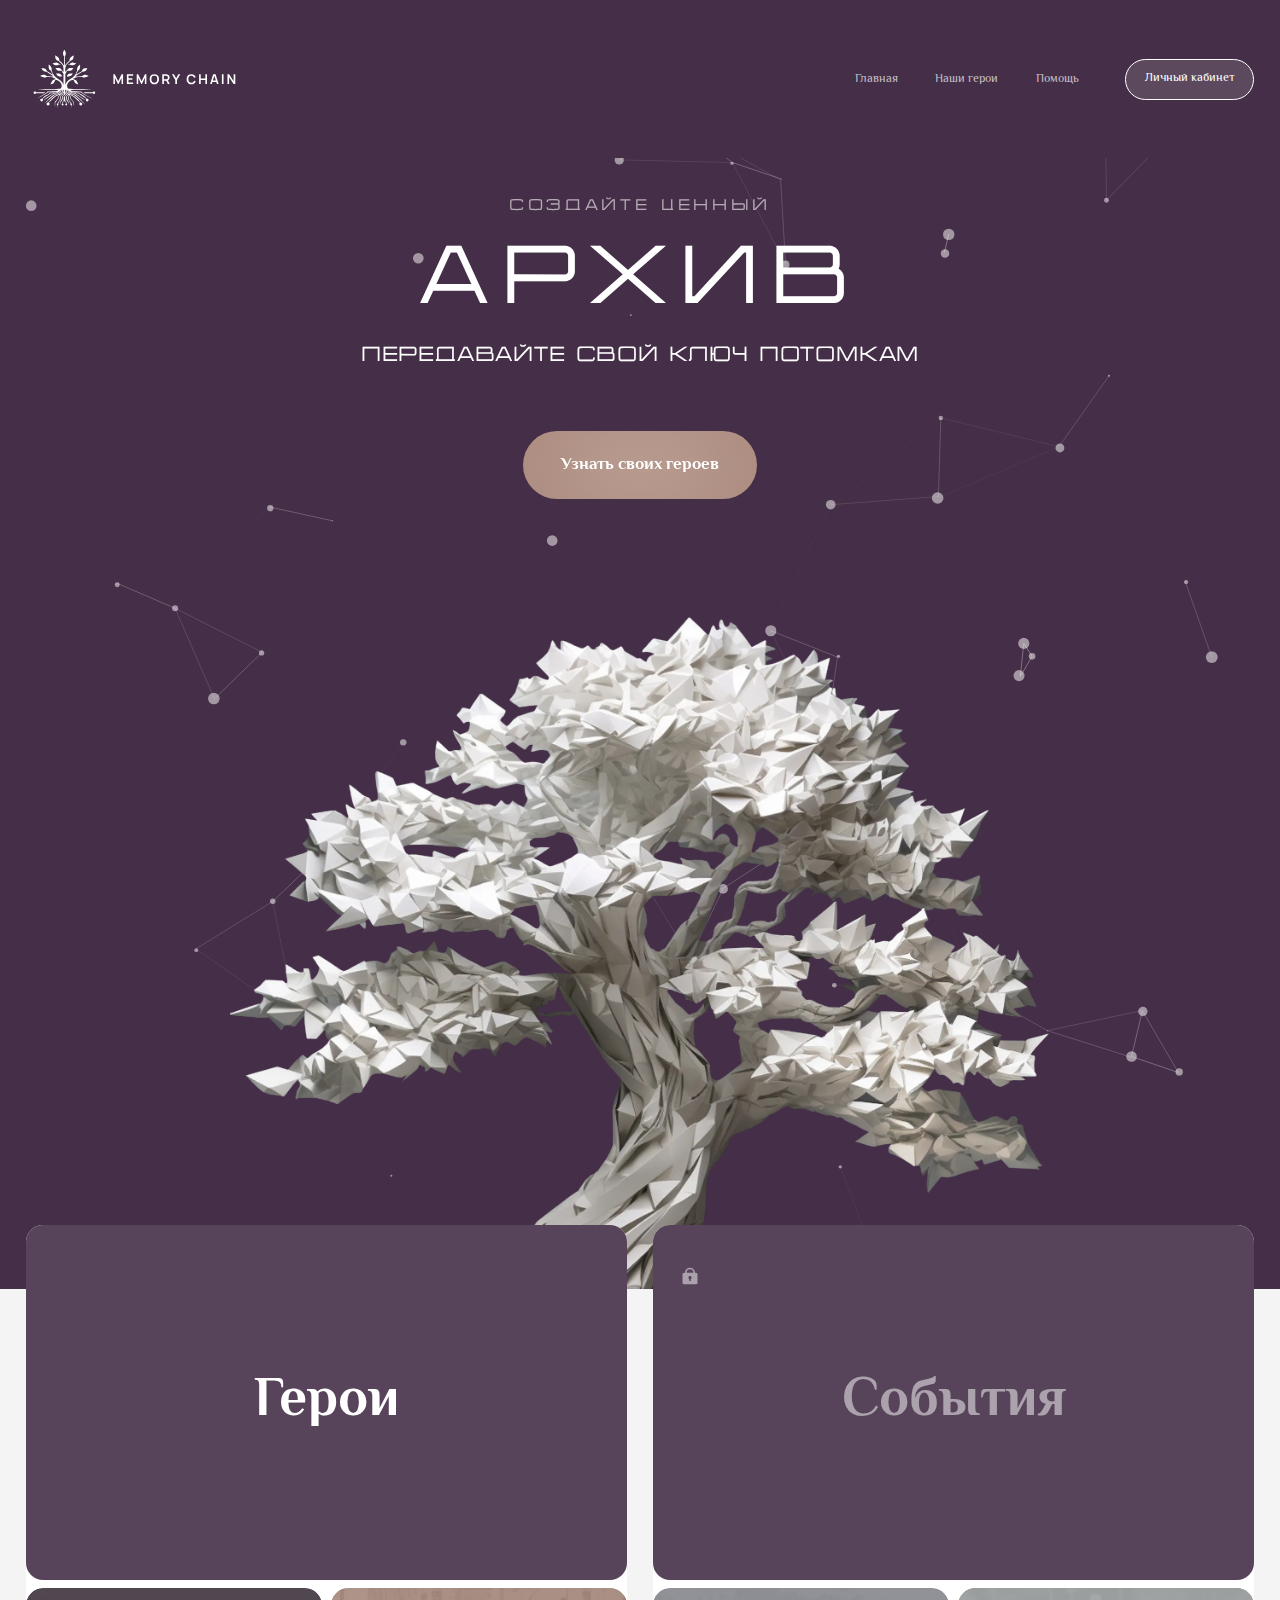
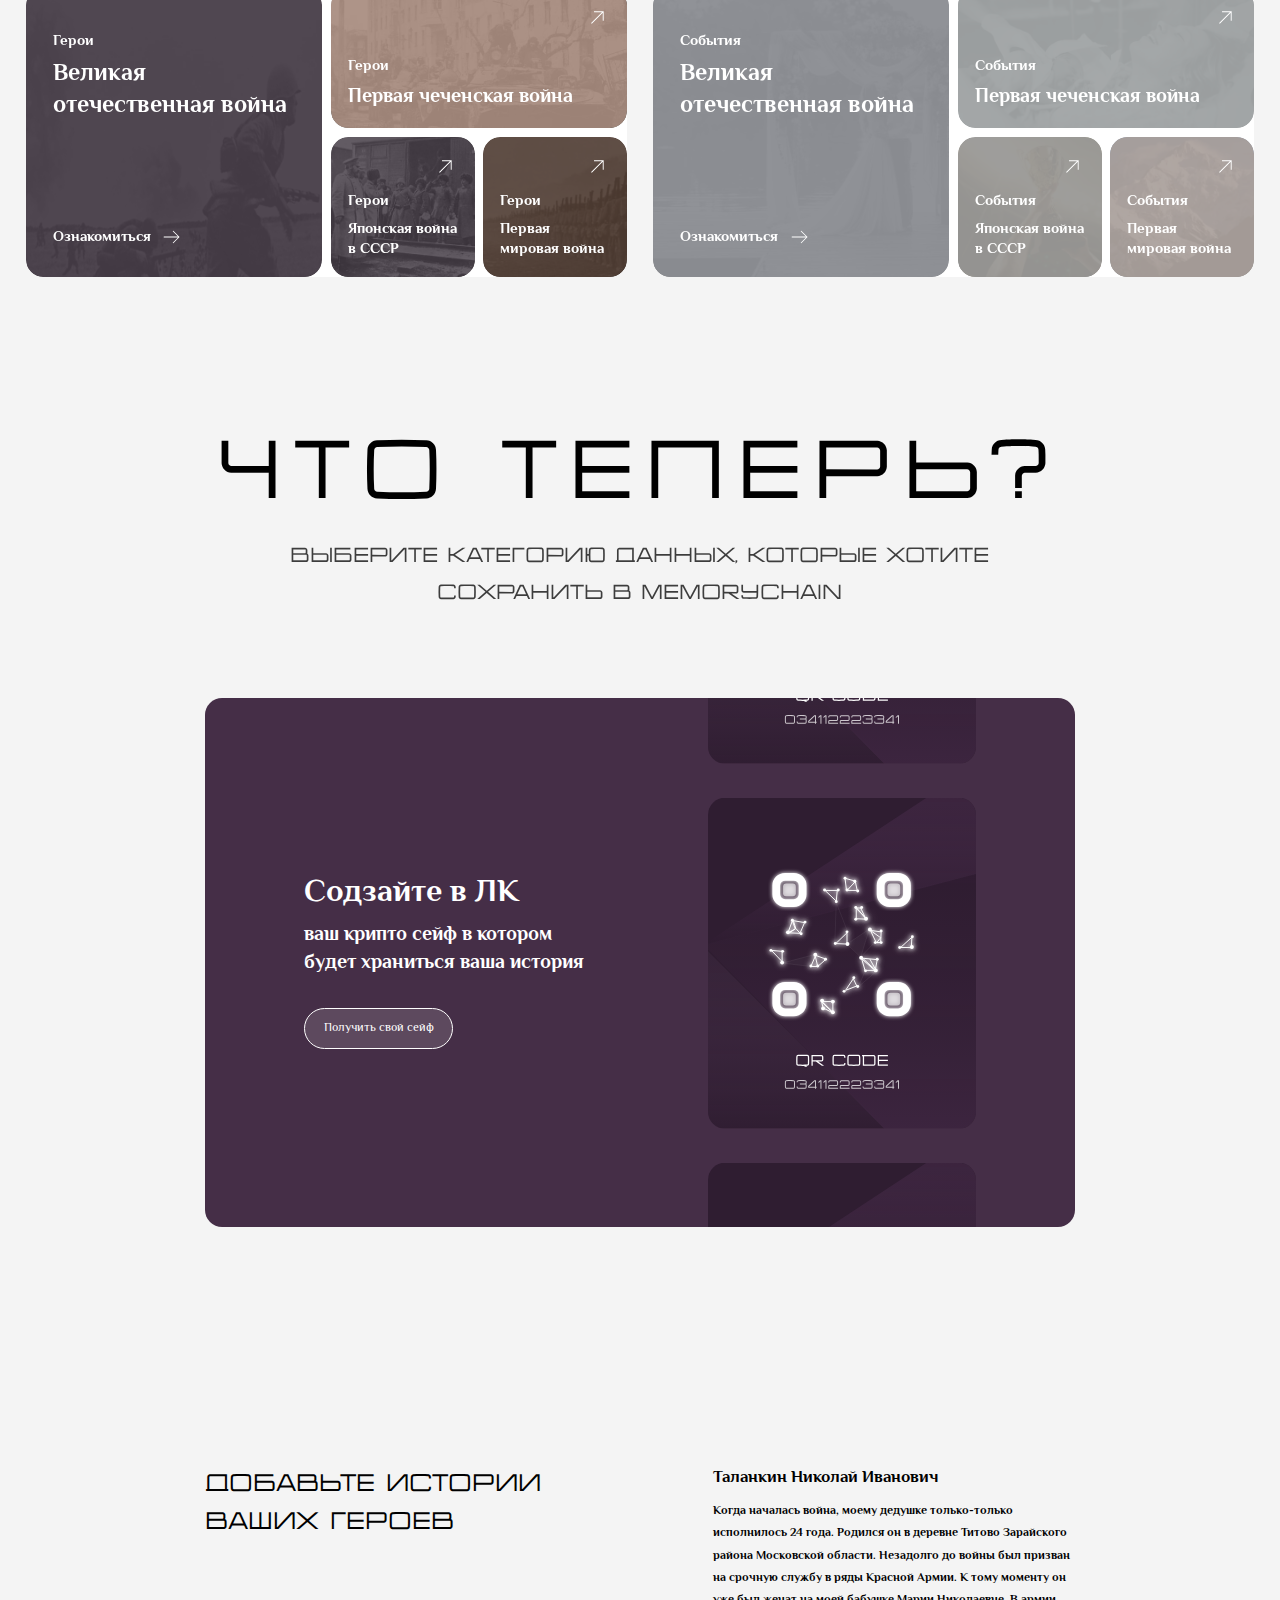
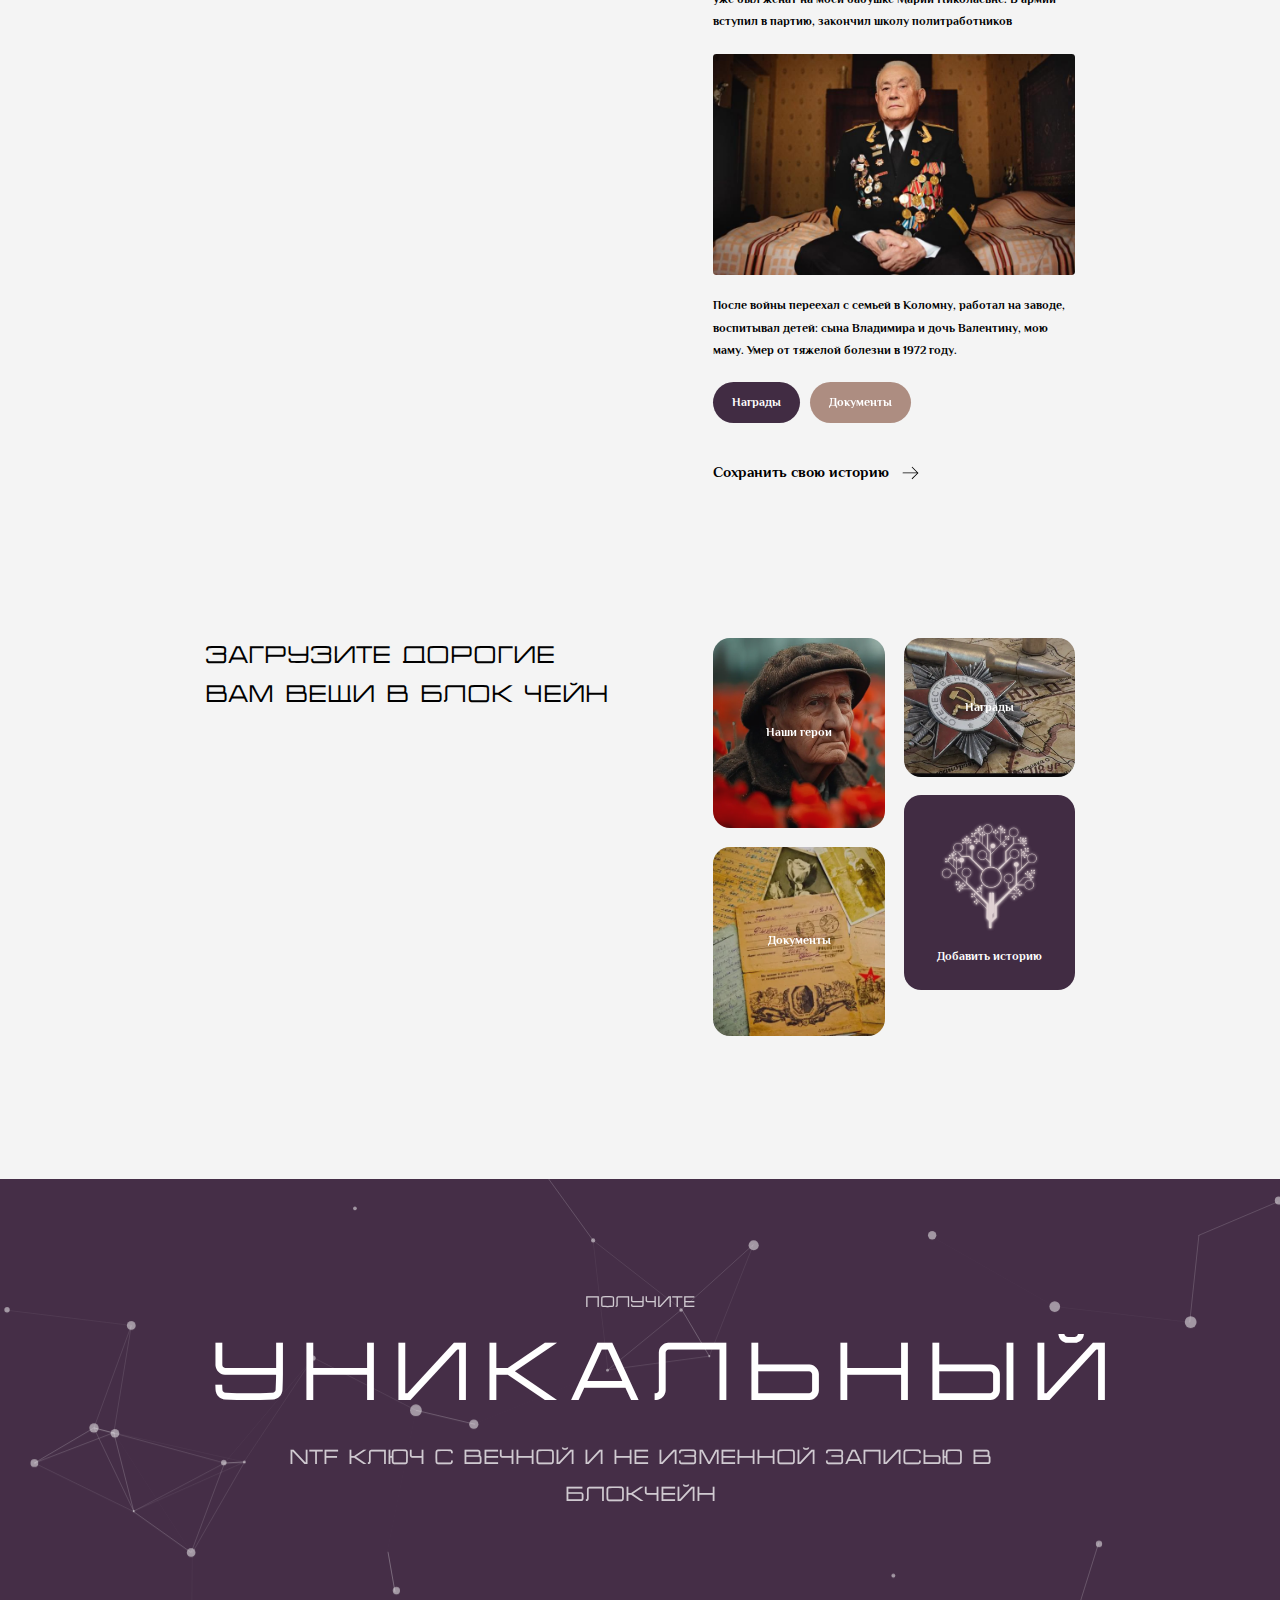
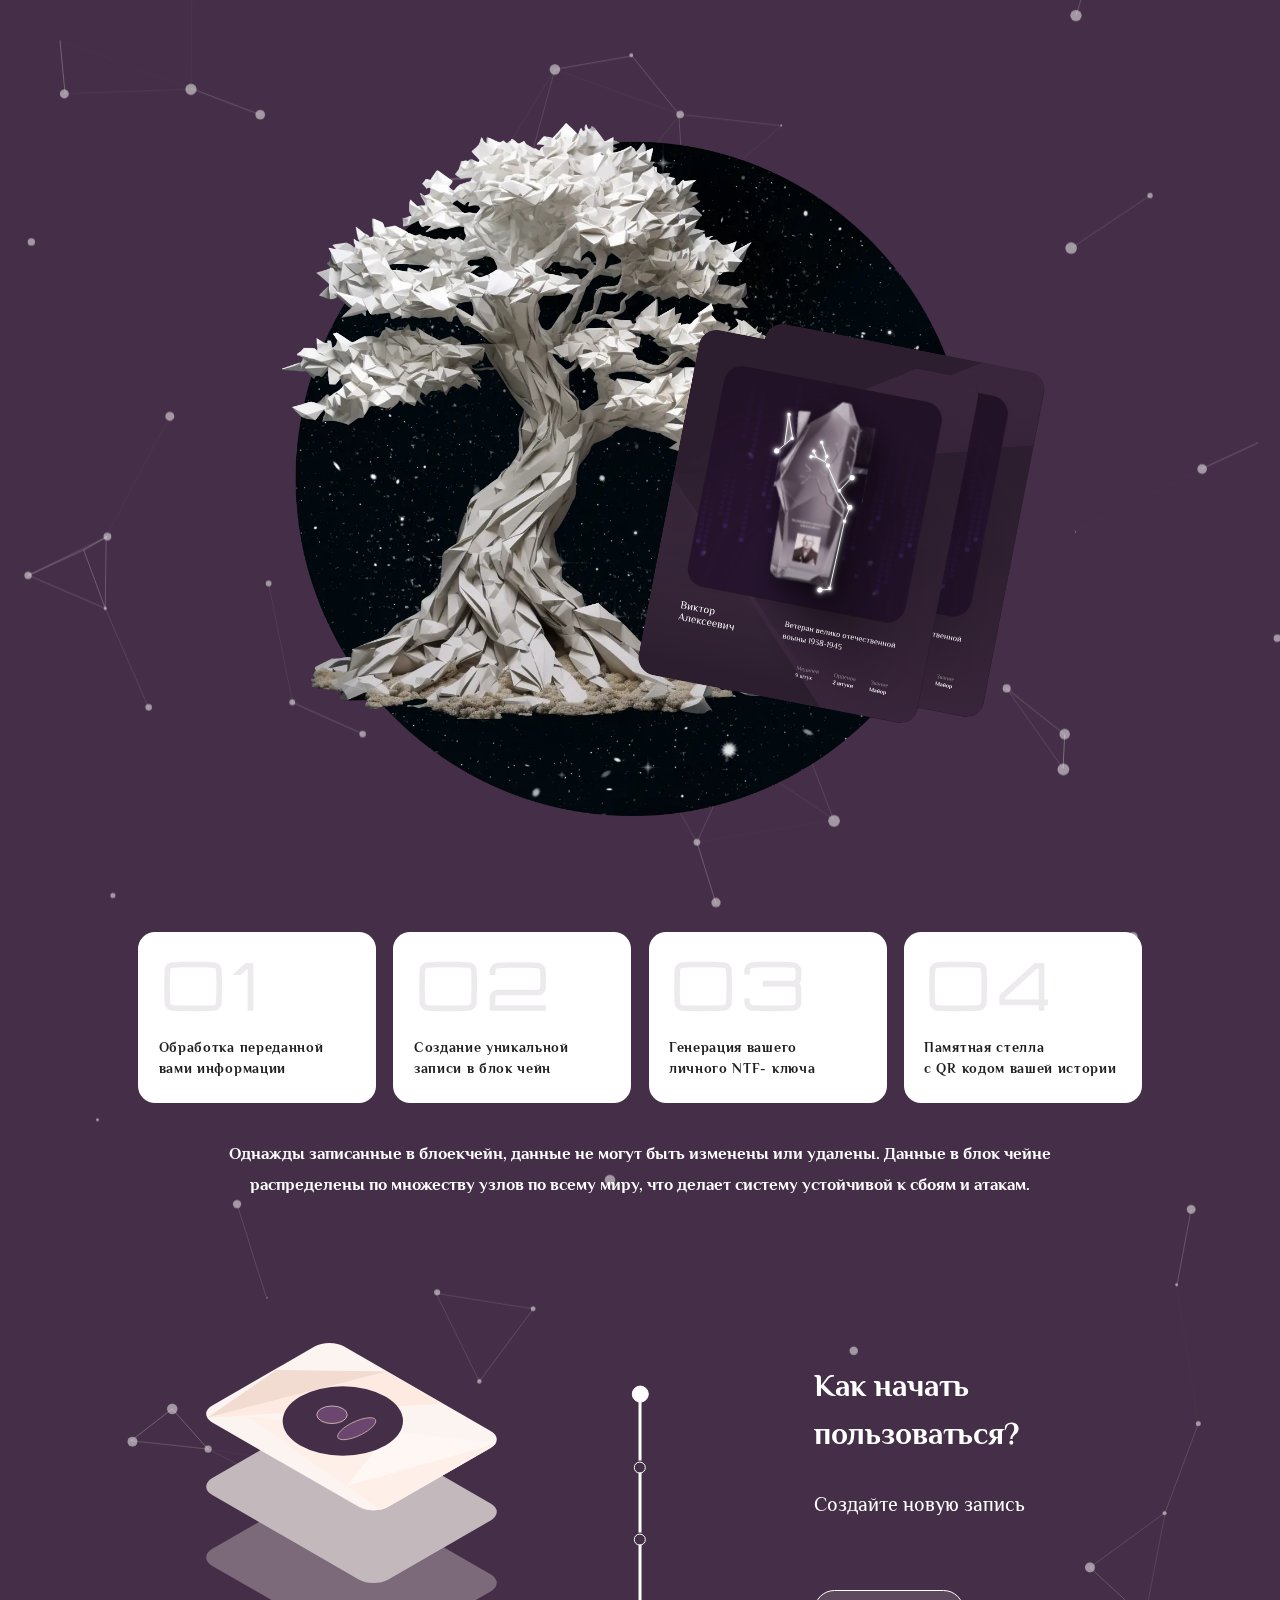
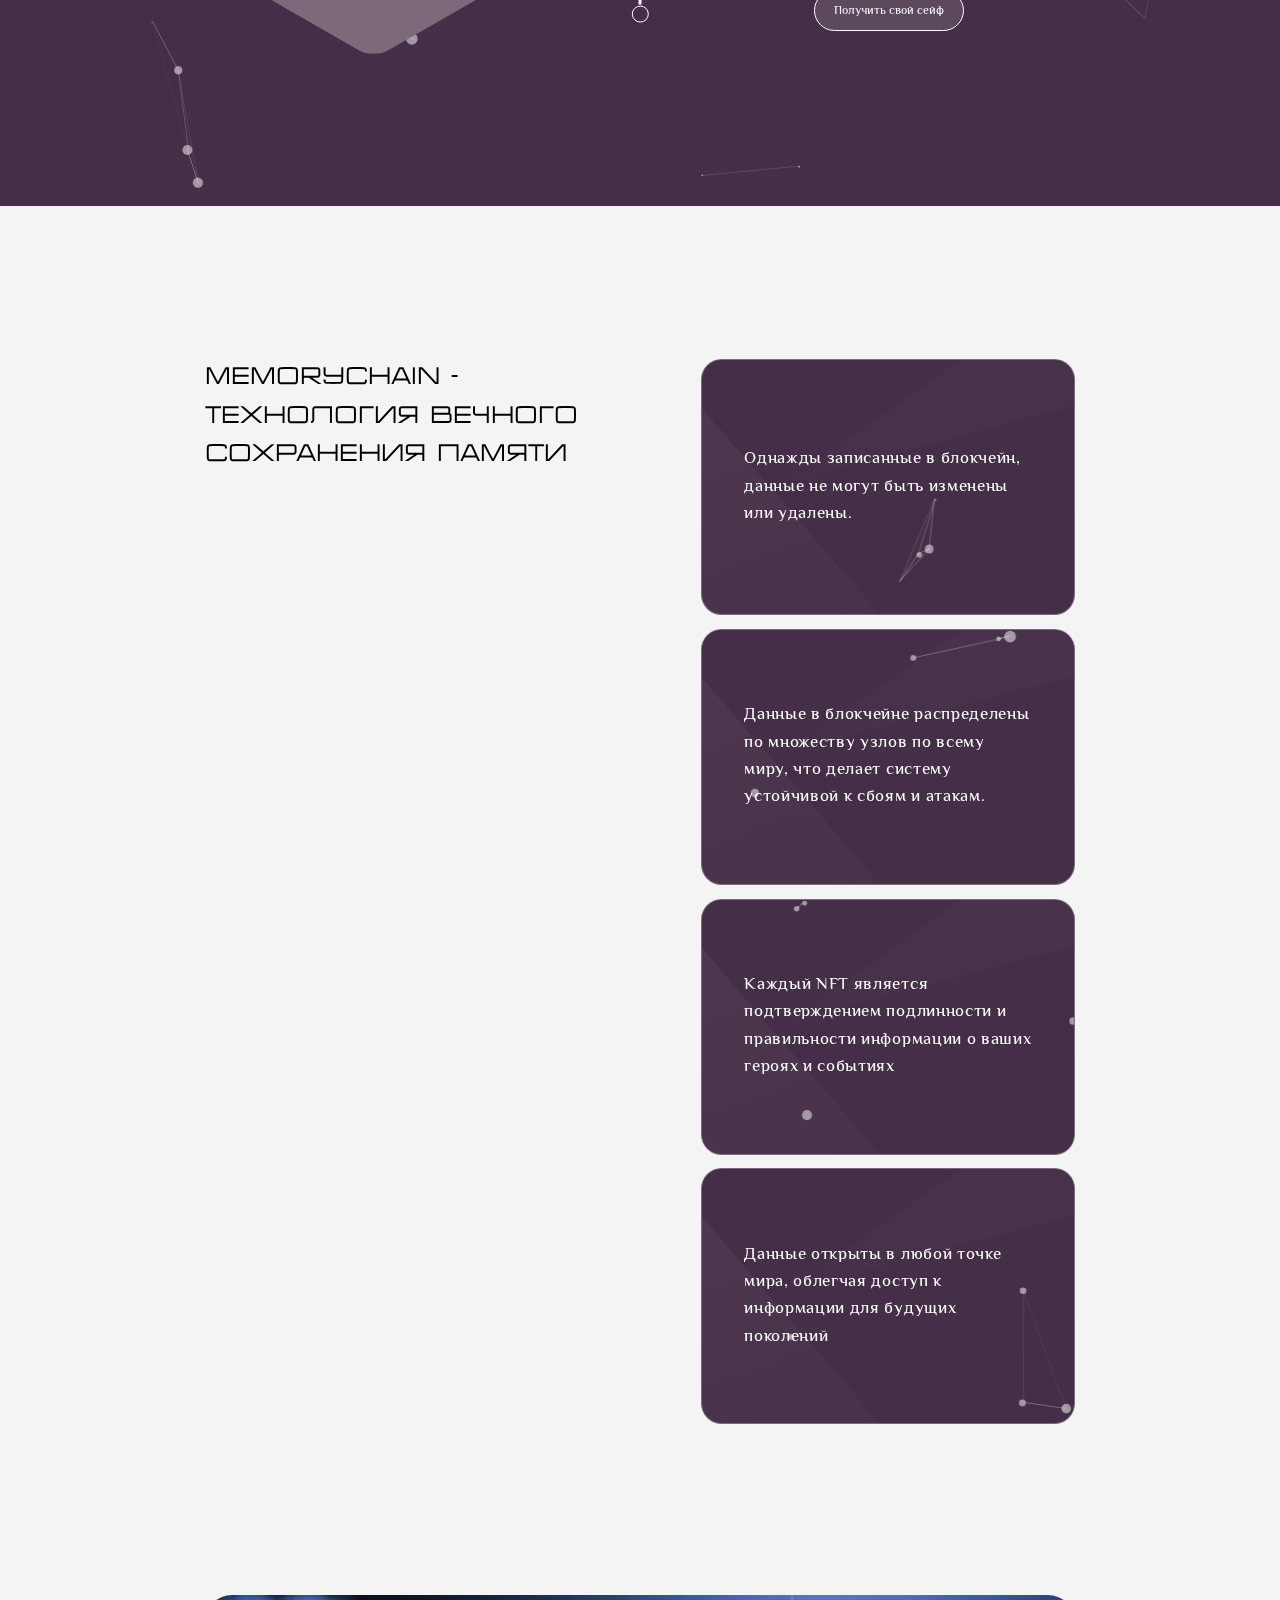
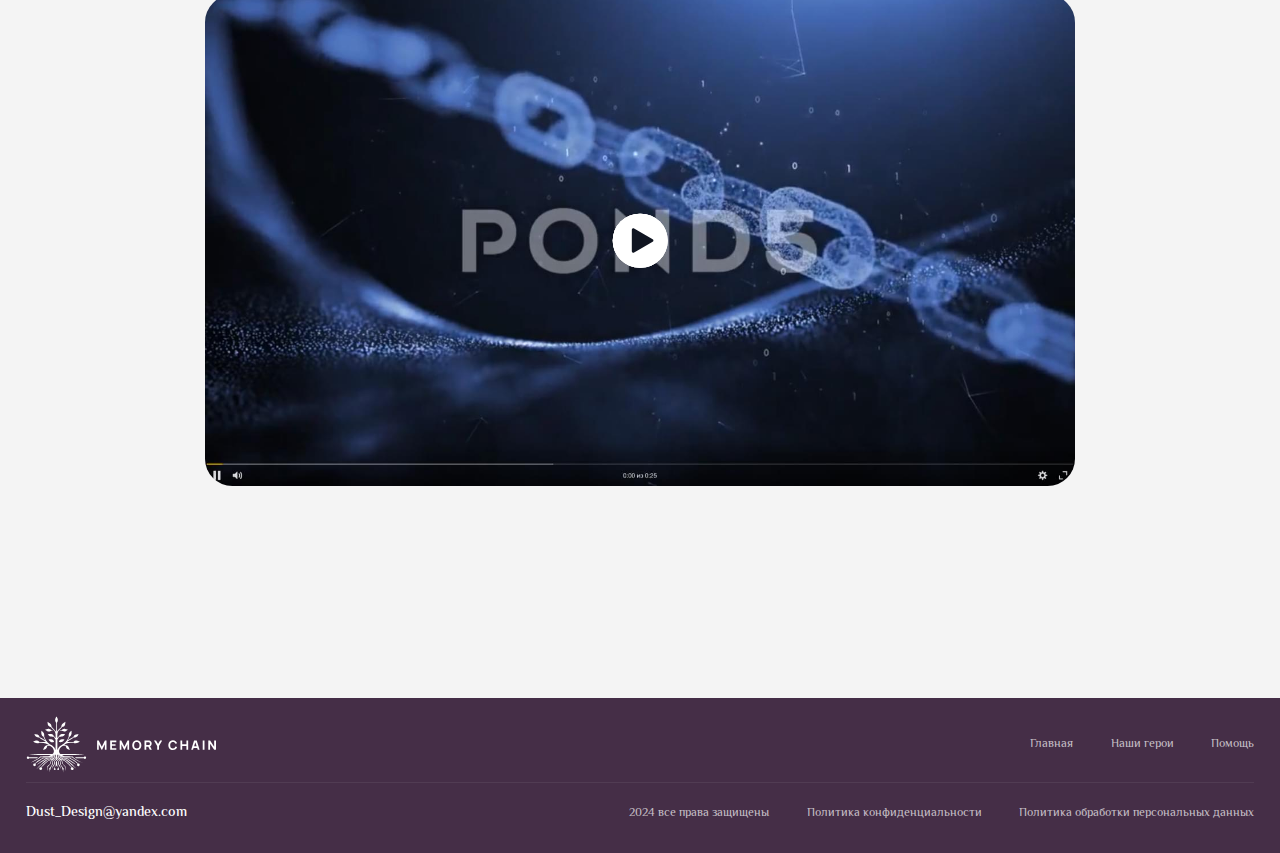
<file: index.html>
<!DOCTYPE html>
<html lang="ru">

<head>
    <meta charset="UTF-8">
    <meta name="viewport" content="width=device-width, initial-scale=1.0">
    <meta name="description" content="">
    <meta name="keywords" content="">
    <link rel="stylesheet" href="css/swiper-bundle.css">
    <link rel="stylesheet" href="css/fancybox.css">
    <link rel="stylesheet" href="css/style.min.css">
    <title>Главная</title>
</head>


<body class="m-page">
    <div class="wrapper">
        <header class="header header-index">
            <div class="container">
                <div class="header__inner">
                    <a href="" class="header__logo">
                        <img src="img/logo3.svg" alt="">
                    </a>

                    <div class="menu">
                        <div class="menu__top">
                            <a href="" class="menu__link">

                                <div class="avatar">
                                    <img src="img/avatar.svg" alt="">
                                </div>
                                <span class="text14">
                        Вход в личный кабинет
                    </span>

                            </a>
                        </div>
                        <div class="menu__bottom">
                            <nav class="nav">
                                <a href="" class="nav__link">
                                    <img src="img/menu-icon.svg" alt="">
                                    <span>Главная</span>
                                </a>
                                <a href="" class="nav__link">
                                    <img src="img/menu-icon2.svg" alt="">
                                    <span>Наши герои</span>
                                </a>
                                <a href="" class="nav__link">
                                    <img src="img/menu-icon3.svg" alt="">
                                    <span>Помощь</span>
                                </a>
                            </nav>

                            <div class="header-action">
                                <a href="" class="header__btn m-btn m-btn-medium m-btn-white-outline">
                                    <span>Личный кабинет</span>
                                </a>
                            </div>

                        </div>
                    </div>

                    <button class="burger">
                        <img class="_view1" src="img/burger.svg" alt="">
                        <img class="_view2" src="img/burger2.svg" alt="">
                    </button>
                </div>
            </div>

        </header>
        <main class="content">

            <div class="main">
                <div id="particles-js" class="particles-js"></div>
                <div class="container">
                    <div class="main__text font2 caps-text">
                        <div class="main__subtitle text18 text14-mob">
                            Создайте ценный
                        </div>
                        <h1 class="h1">
                            архив
                        </h1>
                        <div class="main__desc text24 text18-tablet text14-mob">
                            передавайте свой ключ потомкам
                        </div>
                    </div>
                    <div class="main__nav">
                        <button class="main__btn m-btn m-btn-brown">
                            <span>Узнать своих героев</span>
                        </button>
                    </div>
                    <div class="main__bottom">
                        <div class="main__tree">
                            <img src="img/three.webp" alt="">
                        </div>
                    </div>
                </div>
            </div>

            <div class="offer">
                <div class="container">
                    <div class="offer__grid">
                        <div class="offer__items">
                            <div class="offer__title">
                                <span class="offer__title-text">Герои</span>
                            </div>
                            <a href="" class="offer-card _big2">
                                <img src="img/offer.webp" alt="" class="offer-card__img">
                                <span style="background: rgba(69, 60, 70, 0.94);" class="offer-card__backdrop"></span>
                                <div class="offer-card__content">
                                    <div class="offer-card__btn">
                                        <span>Ознакомиться</span>
                                        <img src="img/arrow2.svg" alt="">
                                    </div>
                                    <div class="offer-card__title text18">
                                        Герои
                                    </div>
                                    <div class="offer-card__desc text18">
                                        Великая отечественная война
                                    </div>
                                </div>
                            </a>

                            <a href="" class="offer-card _big">
                                <img src="img/offer2.webp" alt="" class="offer-card__img">
                                <span style="background: rgba(171, 142, 129, 0.9);" class="offer-card__backdrop"></span>
                                <div class="offer-card__content">
                                    <div class="offer-card__btn">
                                        <span>Ознакомиться</span>
                                        <img src="img/arrow2.svg" alt="">
                                    </div>
                                    <div class="offer-card__title text18">
                                        Герои
                                    </div>
                                    <div class="offer-card__desc text18">
                                        Первая чеченская война
                                    </div>
                                </div>
                            </a>

                            <a href="" class="offer-card ">
                                <img src="img/offer3.webp" alt="" class="offer-card__img">
                                <span style="background: rgba(69, 60, 70, 0.8);" class="offer-card__backdrop"></span>
                                <div class="offer-card__content">
                                    <div class="offer-card__btn">
                                        <span>Ознакомиться</span>
                                        <img src="img/arrow2.svg" alt="">
                                    </div>
                                    <div class="offer-card__title text18">
                                        Герои
                                    </div>
                                    <div class="offer-card__desc text18">
                                        Японская война в СССР
                                    </div>
                                </div>
                            </a>

                            <a href="" class="offer-card ">
                                <img src="img/offer4.webp" alt="" class="offer-card__img">
                                <span style="background: rgba(80, 61, 51, 0.9);" class="offer-card__backdrop"></span>
                                <div class="offer-card__content">
                                    <div class="offer-card__btn">
                                        <span>Ознакомиться</span>
                                        <img src="img/arrow2.svg" alt="">
                                    </div>
                                    <div class="offer-card__title text18">
                                        Герои
                                    </div>
                                    <div class="offer-card__desc text18">
                                        Первая мировая война
                                    </div>
                                </div>
                            </a>

                        </div>
                        <div class="offer__items _locked">
                            <div class="offer__title">
                                <span class="offer__title-text">События</span>
                            </div>
                            <a href="" class="offer-card _big2">
                                <img src="img/offer5.webp" alt="" class="offer-card__img">
                                <span style="background: rgba(21, 26, 36, 0.94);" class="offer-card__backdrop"></span>
                                <div class="offer-card__content">
                                    <div class="offer-card__btn">
                                        <span>Ознакомиться</span>
                                        <img src="img/arrow2.svg" alt="">
                                    </div>
                                    <div class="offer-card__title text18">
                                        События
                                    </div>
                                    <div class="offer-card__desc text18">
                                        Великая отечественная война
                                    </div>
                                </div>
                            </a>

                            <a href="" class="offer-card _big">
                                <img src="img/offer6.webp" alt="" class="offer-card__img">
                                <span style="background: rgba(60, 68, 70, 0.9);" class="offer-card__backdrop"></span>
                                <div class="offer-card__content">
                                    <div class="offer-card__btn">
                                        <span>Ознакомиться</span>
                                        <img src="img/arrow2.svg" alt="">
                                    </div>
                                    <div class="offer-card__title text18">
                                        События
                                    </div>
                                    <div class="offer-card__desc text18">
                                        Первая чеченская война
                                    </div>
                                </div>
                            </a>

                            <a href="" class="offer-card ">
                                <img src="img/offer7.webp" alt="" class="offer-card__img">
                                <span style="background: rgba(47, 45, 39, 0.92);" class="offer-card__backdrop"></span>
                                <div class="offer-card__content">
                                    <div class="offer-card__btn">
                                        <span>Ознакомиться</span>
                                        <img src="img/arrow2.svg" alt="">
                                    </div>
                                    <div class="offer-card__title text18">
                                        События
                                    </div>
                                    <div class="offer-card__desc text18">
                                        Японская война в СССР
                                    </div>
                                </div>
                            </a>

                            <a href="" class="offer-card ">
                                <img src="img/offer8.webp" alt="" class="offer-card__img">
                                <span style="background: rgba(80, 61, 51, 0.9);" class="offer-card__backdrop"></span>
                                <div class="offer-card__content">
                                    <div class="offer-card__btn">
                                        <span>Ознакомиться</span>
                                        <img src="img/arrow2.svg" alt="">
                                    </div>
                                    <div class="offer-card__title text18">
                                        События
                                    </div>
                                    <div class="offer-card__desc text18">
                                        Первая мировая война
                                    </div>
                                </div>
                            </a>

                        </div>
                    </div>
                </div>
            </div>

            <div class="what">
                <div class="container">
                    <div class="what__top text-center">
                        <div class="h1">
                            Что теперь?
                        </div>
                        <div class="what__desc text24 text18-tablet text14-mob font2 caps-text">
                            Выберите категорию данных, которые хотите сохранить в MemoryChain
                        </div>
                    </div>

                    <div class="what__inner small-container">
                        <div class="what__content">
                            <div class="what__title">
                                Содзайте в ЛК
                            </div>
                            <div class="what__subtitle">
                                ваш крипто сейф в котором будет храниться ваша история
                            </div>
                            <div class="what__nav">
                                <button class="what__btn m-btn m-btn-medium m-btn-white-outline">
                                    <span>Получить свой сейф</span>
                                </button>
                            </div>
                        </div>
                        <div class="what-line">
                            <div class="what-line__items">
                                <div class="what__img">
                                    <img src="img/qr.svg" alt="">
                                </div>
                                <div class="what__img">
                                    <img src="img/qr.svg" alt="">
                                </div>
                                <div class="what__img">
                                    <img src="img/qr.svg" alt="">
                                </div>
                                <div class="what__img">
                                    <img src="img/qr.svg" alt="">
                                </div>
                            </div>
                            <!--                            Нужно дублировать блок, чтобы была бесконечная анимация-->
                            <div class="what-line__items">
                                <div class="what__img">
                                    <img src="img/qr.svg" alt="">
                                </div>
                                <div class="what__img">
                                    <img src="img/qr.svg" alt="">
                                </div>
                                <div class="what__img">
                                    <img src="img/qr.svg" alt="">
                                </div>
                                <div class="what__img">
                                    <img src="img/qr.svg" alt="">
                                </div>
                            </div>
                        </div>
                        <div class="what__img">
                            <img src="img/qr.svg" alt="">
                        </div>
                    </div>
                </div>
            </div>

            <div class="features">
                <div class="container">
                    <div class="features__groups small-container">
                        <div class="feature-group">
                            <div class="feature-group__col">
                                <div class="feature-group__title h3">
                                    Добавьте истории ваших героев
                                </div>
                            </div>
                            <div class="feature-group__col">
                                <div class="history">
                                    <div class="history__title">
                                        Таланкин Николай Иванович
                                    </div>
                                    <div class="history__text">
                                        <p>Когда началась война, моему дедушке только-только исполнилось 24 года. Родился он в деревне Титово Зарайского района Московской области. Незадолго до войны был призван на срочную службу в ряды Красной Армии. К тому моменту он уже был женат на моей бабушке Марии Николаевне. В армии вступил в партию, закончил школу политработников</p>
                                        <img src="img/history.jpg" alt="">
                                        <p>После войны переехал с семьей в Коломну, работал на заводе, воспитывал детей: сына Владимира и дочь Валентину, мою маму. Умер от тяжелой болезни в 1972 году.</p>
                                    </div>
                                    <div class="history__nav">
                                        <button class="history__btn m-btn m-btn-medium m-btn-purple">
                                            <span>Награды</span>
                                        </button>
                                        <button class="history__btn m-btn m-btn-medium m-btn-brown _no-shadow">
                                            <span>Документы</span>
                                        </button>
                                    </div>
                                    <div class="history__nav2">
                                        <button class="history__save">
                                            <span>Сохранить свою историю</span>
                                            <svg width="28" height="28" viewBox="0 0 28 28" fill="none" xmlns="http://www.w3.org/2000/svg">
                                                <path d="M23.3333 14L23.6868 13.6464L24.0404 14L23.6868 14.3536L23.3333 14ZM5.83325 14.5C5.55711 14.5 5.33325 14.2761 5.33325 14C5.33325 13.7239 5.55711 13.5 5.83325 13.5V14.5ZM16.6868 6.64645L23.6868 13.6464L22.9797 14.3536L15.9797 7.35355L16.6868 6.64645ZM23.6868 14.3536L16.6868 21.3536L15.9797 20.6464L22.9797 13.6464L23.6868 14.3536ZM23.3333 14.5H5.83325V13.5H23.3333V14.5Z" fill="black" />
                                            </svg>
                                        </button>
                                    </div>
                                </div>
                            </div>
                        </div>
                        <div class="feature-group">
                            <div class="feature-group__col">
                                <div class="feature-group__title h3">
                                    Загрузите дорогие вам вещи в блок чейн
                                </div>
                            </div>
                            <div class="feature-group__col">
                                <div class="important-things">
                                    <div class="important-things__grid">
                                        <a href="" class="important-card m-backdrop">
                                            <img src="img/important.webp" alt="" class="important-card__img">
                                            <div class="important-card__content">
                                                <div class="important-card__title text14 bold-text" data-title="Наши герои">
                                                    Наши герои
                                                </div>
                                            </div>
                                        </a>

                                        <a href="" class="important-card m-backdrop">
                                            <img src="img/important2.webp" alt="" class="important-card__img">
                                            <div class="important-card__content">
                                                <div class="important-card__title text14 bold-text" data-title="Документы">
                                                    Документы
                                                </div>
                                            </div>
                                        </a>

                                        <a href="" class="important-card m-backdrop">
                                            <img src="img/important3.webp" alt="" class="important-card__img">
                                            <div class="important-card__content">
                                                <div class="important-card__title text14 bold-text" data-title="Награды">
                                                    Награды
                                                </div>
                                            </div>
                                        </a>

                                        <a href="" class="important-things__add">
                                            <img src="img/tree.webp" alt="">
                                            <span class="text14">Добавить историю</span>
                                        </a>
                                    </div>
                                </div>
                            </div>
                        </div>
                    </div>
                </div>
            </div>

            <div class="unique">
                <div id="particles-js2" class="particles-js"></div>
                <div class="unique__top parallax-container">
                    <div class="container">
                        <div class="unique__text font2 caps-text">
                            <div class="unique__subtitle text18 text14-mob">
                                получите
                            </div>
                            <h1 class="h1">
                                уникальный
                            </h1>
                            <div class="unique__desc text24 text18-tablet text14-mob">
                                NTF ключ с вечной и не изменной записью в блокчейн
                            </div>
                        </div>
                        <div class="unique__media">
                            <div class="unique__tree">
                                <img class="unique__tree-img1" src="img/unique-tree.webp" alt="">
                                <img class="unique__tree-img2" src="img/unique-tree2.webp" alt="">
                            </div>
                            <div class="unique-card parallax-item">
                                <img src="img/unique.svg" alt="">
                            </div>
                            <div class="unique-card parallax-item _type2">
                                <img src="img/unique.svg" alt="">
                            </div>
                        </div>
                        <div class="unique-steps">
                            <div class="unique-steps__grid">
                                <div class="step-card">
                                    <div class="step-card__num">
                                        01
                                    </div>
                                    <div class="step-card__title">
                                        Обработка переданной <br> вами информации
                                    </div>
                                </div>

                                <div class="step-card">
                                    <div class="step-card__num">
                                        02
                                    </div>
                                    <div class="step-card__title">
                                        Создание уникальной записи в блок чейн
                                    </div>
                                </div>

                                <div class="step-card">
                                    <div class="step-card__num">
                                        03
                                    </div>
                                    <div class="step-card__title">
                                        Генерация вашего <br> личного NTF- ключа
                                    </div>
                                </div>

                                <div class="step-card">
                                    <div class="step-card__num">
                                        04
                                    </div>
                                    <div class="step-card__title">
                                        Памятная стелла <br>с QR кодом вашей истории
                                    </div>
                                </div>

                            </div>
                            <div class="unique-steps__text">
                                Однажды записанные в блоекчейн, данные не могут быть изменены или удалены. Данные в блок чейне распределены по множеству узлов по всему миру, что делает систему устойчивой к сбоям и атакам.
                            </div>
                        </div>
                    </div>
                </div>
                <div class="guide">
                    <div class="container">
                        <div class="guide-slider">
                            <div class="swiper-container">
                                <div class="swiper-wrapper">
                                    <div class="guide-card swiper-slide">
                                        <div class="guide-card__grid">
                                            <div class="guide-card__col">
                                                <img src="img/guide-img.svg" alt="" class="guide-card__img">
                                            </div>
                                            <div class="guide-card__col2">
                                                <div class="guide-card__title">
                                                    Как начать пользоваться?
                                                </div>
                                                <div class="guide-card__desc">
                                                    Создайте новую запись
                                                </div>
                                                <div class="guide-card__nav">
                                                    <button class="guide-card__btn m-btn m-btn-medium m-btn-white-outline">
                                                        <span>Получить свой сейф</span>
                                                    </button>
                                                </div>
                                            </div>
                                        </div>
                                    </div>

                                    <div class="guide-card swiper-slide">
                                        <div class="guide-card__grid">
                                            <div class="guide-card__col">
                                                <img src="img/guide-img2.svg" alt="" class="guide-card__img">
                                            </div>
                                            <div class="guide-card__col2">
                                                <div class="guide-card__title">
                                                    Как начать пользоваться?
                                                </div>
                                                <div class="guide-card__desc">
                                                    Заполните данные для нового героя
                                                </div>
                                                <div class="guide-card__nav">
                                                    <button class="guide-card__btn m-btn m-btn-medium m-btn-white-outline">
                                                        <span>Получить свой сейф</span>
                                                    </button>
                                                </div>
                                            </div>
                                        </div>
                                    </div>

                                    <div class="guide-card swiper-slide">
                                        <div class="guide-card__grid">
                                            <div class="guide-card__col">
                                                <img src="img/guide-img3.svg" alt="" class="guide-card__img">
                                            </div>
                                            <div class="guide-card__col2">
                                                <div class="guide-card__title">
                                                    Как начать пользоваться?
                                                </div>
                                                <div class="guide-card__desc">
                                                    Оплатите услугу по карте
                                                </div>
                                                <div class="guide-card__nav">
                                                    <button class="guide-card__btn m-btn m-btn-medium m-btn-white-outline">
                                                        <span>Получить свой сейф</span>
                                                    </button>
                                                </div>
                                            </div>
                                        </div>
                                    </div>

                                    <div class="guide-card swiper-slide">
                                        <div class="guide-card__grid">
                                            <div class="guide-card__col">
                                                <img src="img/guide-img4.svg" alt="" class="guide-card__img">
                                            </div>
                                            <div class="guide-card__col2">
                                                <div class="guide-card__title">
                                                    Как начать пользоваться?
                                                </div>
                                                <div class="guide-card__desc">
                                                    Получите личнй кошелек сейф, после проверки
                                                </div>
                                                <div class="guide-card__nav">
                                                    <button class="guide-card__btn m-btn m-btn-medium m-btn-white-outline">
                                                        <span>Получить свой сейф</span>
                                                    </button>
                                                </div>
                                            </div>
                                        </div>
                                    </div>

                                </div>
                            </div>
                            <div class="swiper-pagination"></div>
                        </div>
                    </div>
                </div>
            </div>

            <div class="technology">
                <div class="container">
                    <div class="technology__inner small-container">
                        <div class="technology__col">
                            <div class="h3">
                                MemoryChain - технология вечного сохранения памяти
                            </div>
                        </div>
                        <div class="technology__col2">
                            <div class="technology__items">
                                <div class="technology-card">
                                    <div class="technology-card__inner">
                                        <div class="technology-card__title">
                                            Однажды записанные в блокчейн, данные не могут быть изменены или удалены.
                                        </div>
                                        <div id="techId" class="particles-js"></div>
                                    </div>
                                </div>

                                <div class="technology-card">
                                    <div class="technology-card__inner">
                                        <div class="technology-card__title">
                                            Данные в блокчейне распределены по множеству узлов по всему миру, что делает систему устойчивой к сбоям и атакам.
                                        </div>
                                        <div id="techId2" class="particles-js"></div>
                                    </div>
                                </div>

                                <div class="technology-card">
                                    <div class="technology-card__inner">
                                        <div class="technology-card__title">
                                            Каждый NFT является подтверждением подлинности и правильности информации о ваших героях и событиях
                                        </div>
                                        <div id="techId3" class="particles-js"></div>
                                    </div>
                                </div>

                                <div class="technology-card">
                                    <div class="technology-card__inner">
                                        <div class="technology-card__title">
                                            Данные открыты в любой точке мира, облегчая доступ к информации для будущих поколений
                                        </div>
                                        <div id="techId4" class="particles-js"></div>
                                    </div>
                                </div>

                            </div>
                        </div>
                    </div>
                    <div class="technology__bottom small-container">
                        <a href="videos/Countdown7.mp4" data-fancybox class="video">
                            <div class="video__img">
                                <img src="img/video.jpg" alt="">
                            </div>
                            <div class="play-btn">
                                <svg width="27" height="30" viewBox="0 0 27 30" fill="none" xmlns="http://www.w3.org/2000/svg">
                                    <path d="M25.3965 13.4313C26.6041 14.1285 26.6041 15.8714 25.3965 16.5686L3.66069 29.1178C2.45314 29.815 0.943711 28.9435 0.943711 27.5491L0.943712 2.45073C0.943712 1.05637 2.45315 0.1849 3.66069 0.882078L25.3965 13.4313Z" fill="#101521" />
                                </svg>
                            </div>
                        </a>
                    </div>
                </div>
            </div>

        </main>
        <footer class="footer">
            <div class="container">
                <div class="footer__inner">
                    <div class="footer__top">
                        <a href="" class="footer__logo">
                            <img src="img/logo.svg" alt="">
                        </a>
                        <div class="footer-nav">
                            <a href="" class="footer-nav__link">Главная</a>
                            <a href="" class="footer-nav__link">Наши герои</a>
                            <a href="" class="footer-nav__link">Помощь</a>
                        </div>
                    </div>
                    <div class="footer__bottom">
                        <a href="mailto:Dust_Design@yandex.com" class="footer__email">
                            Dust_Design@yandex.com
                        </a>
                        <div class="footer-nav">
                            <div class="footer-nav__link">2024 все права защищены</div>
                            <a href="" class="footer-nav__link">Политика конфиденциальности</a>
                            <a href="" class="footer-nav__link">Политика обработки персональных данных</a>
                        </div>
                    </div>
                </div>
            </div>

        </footer>
    </div>

    <script src="js/swiper-bundle.js"></script>
    <script src="js/fancybox.umd.js"></script>
    <script src="js/particles.min.js"></script>
    <script src="js/main.min.js"></script>

</body>

</html>
</file>
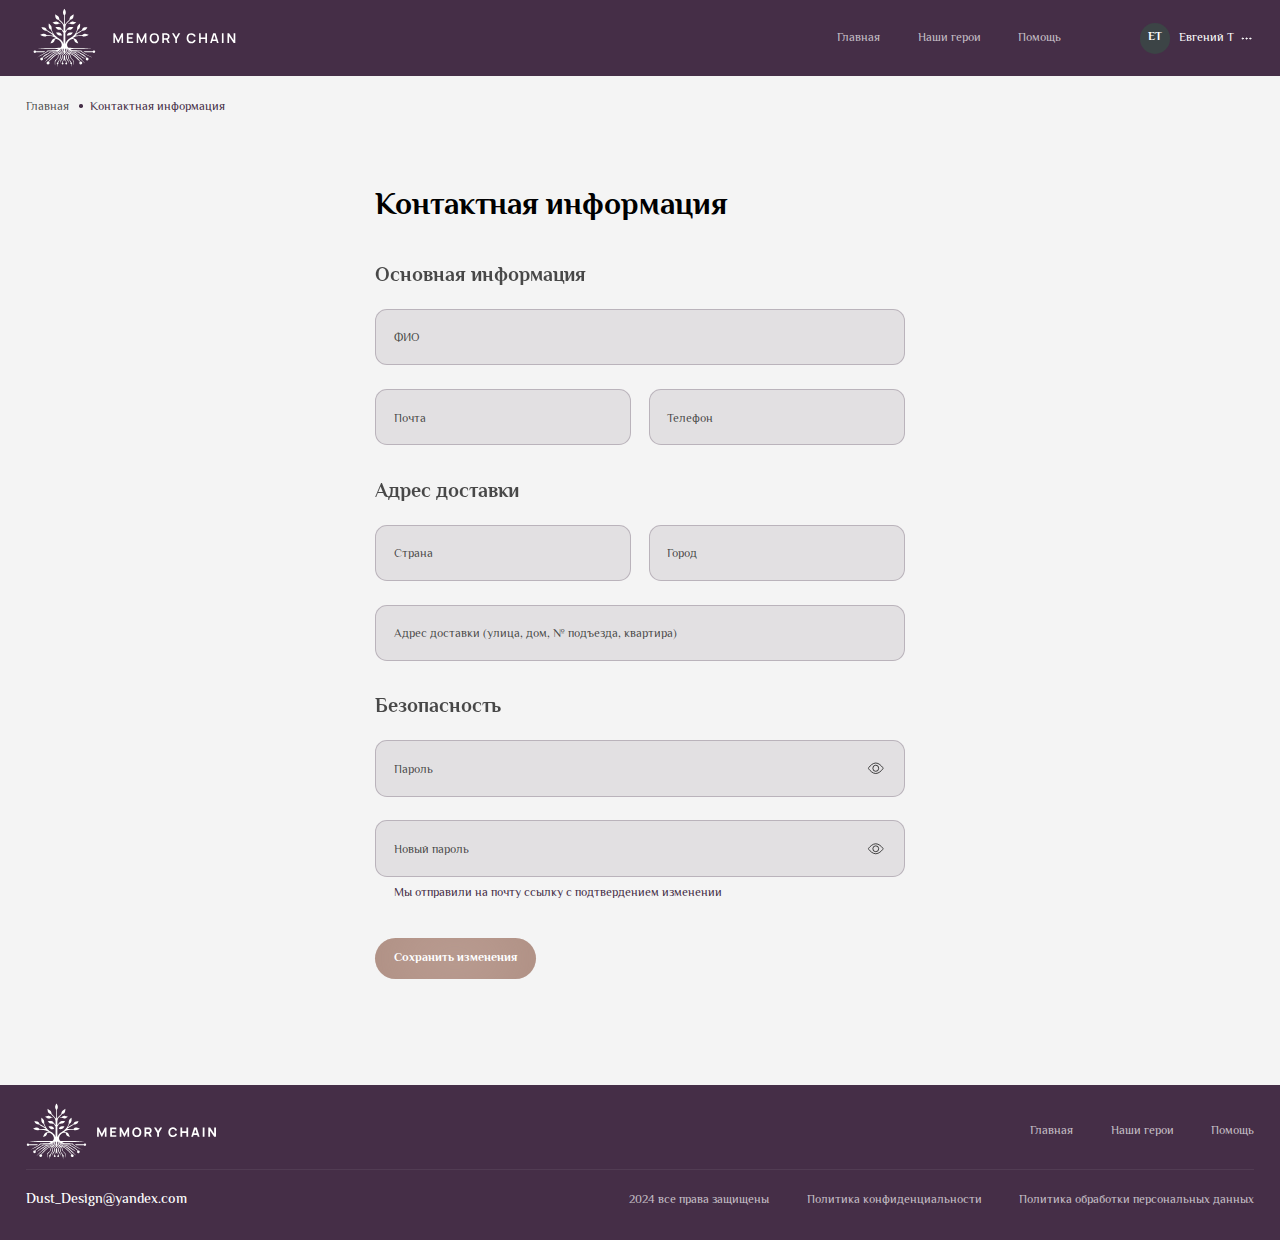
<file: contact-info.html>
<!DOCTYPE html>
<html lang="ru">

<head>
    <meta charset="UTF-8">
    <meta name="viewport" content="width=device-width, initial-scale=1.0">
    <meta name="description" content="">
    <meta name="keywords" content="">
    <link rel="stylesheet" href="css/swiper-bundle.css">
    <link rel="stylesheet" href="css/fancybox.css">
    <link rel="stylesheet" href="css/style.min.css">
    <title>Контактная информация</title>
</head>


<body class="m-page">
    <div class="wrapper">
        <header class="header">
            <div class="container">
                <div class="header__inner">
                    <a href="" class="header__logo">
                        <img src="img/logo3.svg" alt="">
                    </a>

                    <div class="menu">
                        <div class="menu__top">
                            <a href="" class="menu__link">


                                <div class="avatar _bg">
                                    <div class="avatar__text">ЕТ</div>
                                </div>
                                <span class="text14">
                        Евгений Викторович
                    </span>
                            </a>
                        </div>
                        <div class="menu__bottom">
                            <nav class="nav">
                                <a href="" class="nav__link">
                                    <img src="img/menu-icon.svg" alt="">
                                    <span>Главная</span>
                                </a>
                                <a href="" class="nav__link">
                                    <img src="img/menu-icon2.svg" alt="">
                                    <span>Наши герои</span>
                                </a>
                                <a href="" class="nav__link">
                                    <img src="img/menu-icon3.svg" alt="">
                                    <span>Помощь</span>
                                </a>
                            </nav>


                            <div class="header-user">
                                <a href="" class="header-user__info">
                                    <div class="avatar">
                                        <div class="avatar__text">ЕТ</div>
                                    </div>
                                    <div class="header-user__name text14">
                                        Евгений Т
                                    </div>
                                </a>
                                <button class="header-user__btn">
                                    <img src="img/dots.svg" alt="">
                                </button>
                                <div class="header-user__dropdown">
                                    <div class="header-user__links">
                                        <a href="" class="header-user__link">
                                            <img src="img/menu-icon4.svg" alt="">
                                            <span>Мои записи</span>
                                        </a>
                                        <a href="" class="header-user__link">
                                            <img src="img/menu-icon5.svg" alt="">
                                            <span>Мой профиль</span>
                                        </a>
                                    </div>
                                    <div class="header-user__bottom">
                                        <a href="" class="header-user__link">
                                            <img src="img/menu-icon6.svg" alt="">
                                            <span>Выйти из кабинета</span>
                                        </a>
                                    </div>
                                </div>
                            </div>

                        </div>
                    </div>

                    <button class="burger">
                        <img class="_view1" src="img/burger.svg" alt="">
                        <img class="_view2" src="img/burger2.svg" alt="">
                    </button>
                </div>
            </div>

        </header>
        <main class="content">

            <div class="create-note">
                <div class="container">
                    <ul class="breadcrumbs">
                        <li><a href="">Главная</a></li>
                        <li><a>Контактная информация</a></li>
                    </ul>
                    <div class="breadcrumbs-mob">
                        <a href="" class="breadcrumbs-mob__back">
                            <img src="img/back.svg" alt="">
                            <span>Вернуться</span>
                        </a>
                    </div>
                    <div class="m-form">
                        <h1 class="h2">
                            Контактная информация
                        </h1>
                        <div class="m-form__group">
                            <div class="m-form__title text24 bold-text opacity-70">
                                Основная информация
                            </div>
                            <div class="m-form__fields">
                                <div class="fg fg-dynamic _full">
                                    <input type="text">
                                    <label>ФИО</label>
                                </div>
                                <div class="fg fg-dynamic">
                                    <input type="email">
                                    <label>Почта</label>
                                </div>
                                <div class="fg fg-dynamic">
                                    <input type="text">
                                    <label>Телефон</label>
                                </div>
                            </div>
                        </div>
                        <div class="m-form__group">
                            <div class="m-form__title text24 bold-text opacity-70">
                                Адрес доставки
                            </div>
                            <div class="m-form__fields">
                                <div class="fg fg-dynamic">
                                    <input type="text">
                                    <label>Страна</label>
                                </div>
                                <div class="fg fg-dynamic">
                                    <input type="text">
                                    <label>Город</label>
                                </div>
                                <div class="fg fg-dynamic _full">
                                    <input type="text">
                                    <label>Адрес доставки (улица, дом, № подъезда, квартира)</label>
                                </div>
                            </div>
                        </div>
                        <div class="m-form__group">
                            <div class="m-form__title text24 bold-text opacity-70">
                                Безопасность
                            </div>
                            <div class="m-form__fields">
                                <fieldset class="fg fg-pass fg-dynamic _full">
                                    <input type="password">
                                    <label>Пароль</label>
                                    <button type="button" class="pass-toggle">
                                        <img class="_view1" src="img/eye.svg" alt="">
                                        <img class="_view2" src="img/eye2.svg" alt="">
                                    </button>
                                </fieldset>

                                <fieldset class="fg fg-pass fg-dynamic _full">
                                    <input type="password">
                                    <label>Новый пароль</label>
                                    <button type="button" class="pass-toggle">
                                        <img class="_view1" src="img/eye.svg" alt="">
                                        <img class="_view2" src="img/eye2.svg" alt="">
                                    </button>
                                </fieldset>

                            </div>
                            <div class="m-form__hint">
                                <div class="text14">
                                    Мы отправили на почту ссылку с подтвердением изменении
                                </div>
                            </div>
                        </div>
                        <div class="m-form__bottom">
                            <button @@disabled class="m-form__btn m-btn m-btn-medium m-btn-brown">
                                <span>Сохранить изменения</span>
                            </button>
                        </div>
                    </div>
                </div>
            </div>

        </main>
        <footer class="footer">
            <div class="container">
                <div class="footer__inner">
                    <div class="footer__top">
                        <a href="" class="footer__logo">
                            <img src="img/logo.svg" alt="">
                        </a>
                        <div class="footer-nav">
                            <a href="" class="footer-nav__link">Главная</a>
                            <a href="" class="footer-nav__link">Наши герои</a>
                            <a href="" class="footer-nav__link">Помощь</a>
                        </div>
                    </div>
                    <div class="footer__bottom">
                        <a href="mailto:Dust_Design@yandex.com" class="footer__email">
                            Dust_Design@yandex.com
                        </a>
                        <div class="footer-nav">
                            <div class="footer-nav__link">2024 все права защищены</div>
                            <a href="" class="footer-nav__link">Политика конфиденциальности</a>
                            <a href="" class="footer-nav__link">Политика обработки персональных данных</a>
                        </div>
                    </div>
                </div>
            </div>

        </footer>
    </div>

    <script src="js/swiper-bundle.js"></script>
    <script src="js/fancybox.umd.js"></script>
    <script src="js/particles.min.js"></script>
    <script src="js/main.min.js"></script>

</body>

</html>
</file>
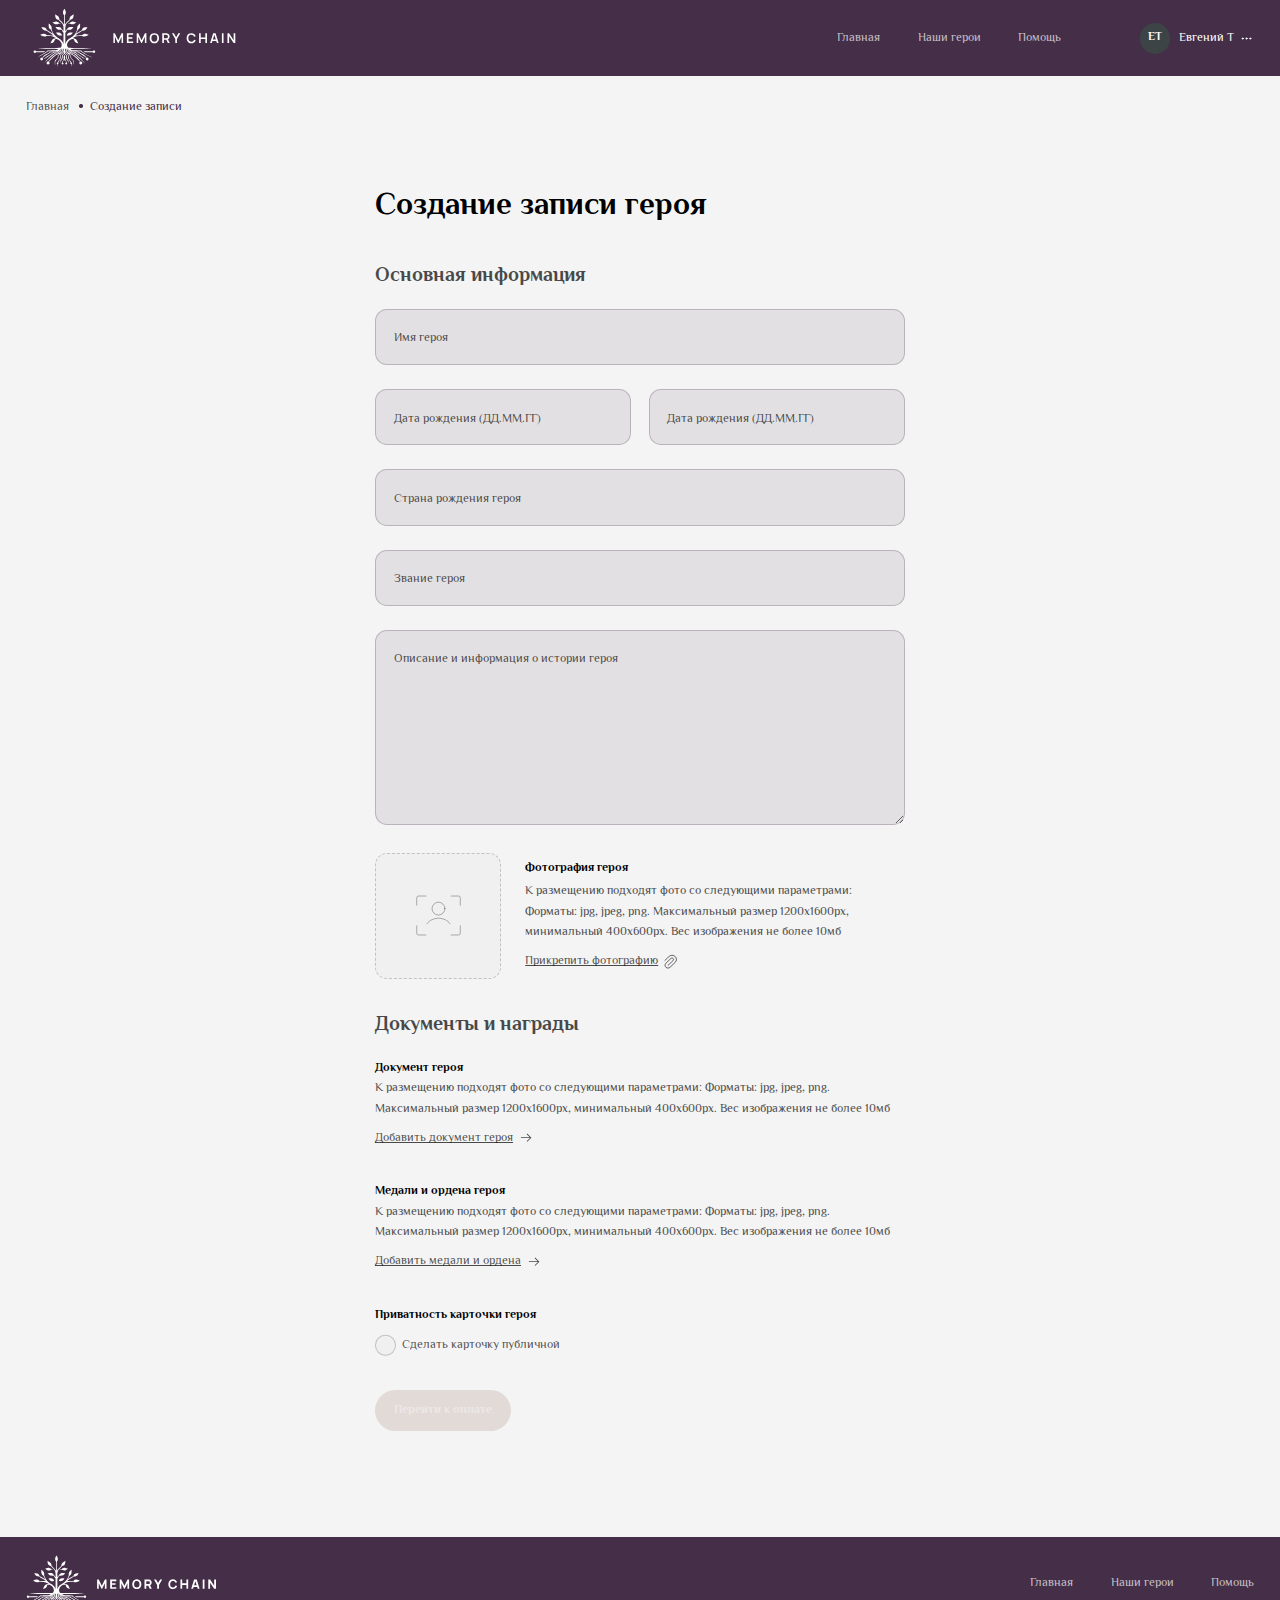
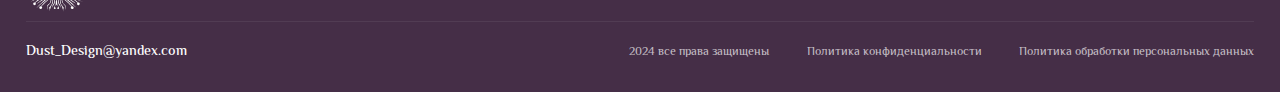
<file: create-note.html>
<!DOCTYPE html>
<html lang="ru">

<head>
    <meta charset="UTF-8">
    <meta name="viewport" content="width=device-width, initial-scale=1.0">
    <meta name="description" content="">
    <meta name="keywords" content="">
    <link rel="stylesheet" href="css/swiper-bundle.css">
    <link rel="stylesheet" href="css/fancybox.css">
    <link rel="stylesheet" href="css/style.min.css">
    <title>Создание записи</title>
</head>


<body class="m-page">
    <div class="wrapper">
        <header class="header">
            <div class="container">
                <div class="header__inner">
                    <a href="" class="header__logo">
                        <img src="img/logo3.svg" alt="">
                    </a>

                    <div class="menu">
                        <div class="menu__top">
                            <a href="" class="menu__link">


                                <div class="avatar _bg">
                                    <div class="avatar__text">ЕТ</div>
                                </div>
                                <span class="text14">
                        Евгений Викторович
                    </span>
                            </a>
                        </div>
                        <div class="menu__bottom">
                            <nav class="nav">
                                <a href="" class="nav__link">
                                    <img src="img/menu-icon.svg" alt="">
                                    <span>Главная</span>
                                </a>
                                <a href="" class="nav__link">
                                    <img src="img/menu-icon2.svg" alt="">
                                    <span>Наши герои</span>
                                </a>
                                <a href="" class="nav__link">
                                    <img src="img/menu-icon3.svg" alt="">
                                    <span>Помощь</span>
                                </a>
                            </nav>


                            <div class="header-user">
                                <a href="" class="header-user__info">
                                    <div class="avatar">
                                        <div class="avatar__text">ЕТ</div>
                                    </div>
                                    <div class="header-user__name text14">
                                        Евгений Т
                                    </div>
                                </a>
                                <button class="header-user__btn">
                                    <img src="img/dots.svg" alt="">
                                </button>
                                <div class="header-user__dropdown">
                                    <div class="header-user__links">
                                        <a href="" class="header-user__link">
                                            <img src="img/menu-icon4.svg" alt="">
                                            <span>Мои записи</span>
                                        </a>
                                        <a href="" class="header-user__link">
                                            <img src="img/menu-icon5.svg" alt="">
                                            <span>Мой профиль</span>
                                        </a>
                                    </div>
                                    <div class="header-user__bottom">
                                        <a href="" class="header-user__link">
                                            <img src="img/menu-icon6.svg" alt="">
                                            <span>Выйти из кабинета</span>
                                        </a>
                                    </div>
                                </div>
                            </div>

                        </div>
                    </div>

                    <button class="burger">
                        <img class="_view1" src="img/burger.svg" alt="">
                        <img class="_view2" src="img/burger2.svg" alt="">
                    </button>
                </div>
            </div>

        </header>
        <main class="content">

            <div class="create-note">
                <div class="container">
                    <ul class="breadcrumbs">
                        <li><a href="">Главная</a></li>
                        <li><a>Создание записи</a></li>
                    </ul>
                    <div class="breadcrumbs-mob">
                        <a href="" class="breadcrumbs-mob__back">
                            <img src="img/back.svg" alt="">
                            <span>Вернуться</span>
                        </a>
                    </div>
                    <div class="m-form">
                        <h1 class="h2">
                            Создание записи героя
                        </h1>
                        <div class="m-form__group">
                            <div class="m-form__title text24 bold-text opacity-70">
                                Основная информация
                            </div>
                            <div class="m-form__fields">
                                <div class="fg fg-dynamic _full">
                                    <input type="text">
                                    <label>Имя героя</label>
                                </div>
                                <div class="fg fg-dynamic">
                                    <input type="text">
                                    <label>Дата рождения (ДД.ММ.ГГ)</label>
                                </div>
                                <div class="fg fg-dynamic">
                                    <input type="text">
                                    <label>Дата рождения (ДД.ММ.ГГ)</label>
                                </div>
                                <div class="fg fg-dynamic _full">
                                    <input type="text">
                                    <label>Страна рождения героя</label>
                                </div>
                                <div class="fg fg-dynamic _full">
                                    <input type="text">
                                    <label>Звание героя</label>
                                </div>
                                <div class="fg fg-dynamic _full">
                                    <textarea></textarea>
                                    <label>Описание и информация о истории героя</label>
                                </div>

                                <div class="photo-field _full">
                                    <div class="photo-field__col">

                                        <div class="photo-field__img">

                                        </div>


                                    </div>

                                    <div class="photo-field__content">
                                        <div class="photo-field__title text14 bold-text">
                                            Фотография героя
                                        </div>
                                        <div class="photo-field__desc text14 opacity-70">
                                            <span class="_view1">К размещению подходят фото со следующими параметрами: Форматы: jpg, jpeg, png. Максимальный размер 1200х1600px, минимальный 400х600px. Вес изображения не более 10мб</span>
                                            <span class="_view2">Подъодят: Форматы: jpg, jpeg, png. Максимальный размер 1200х1600px, минимальный 400х600px. Вес изображения не более 10мб</span>
                                        </div>
                                        <button class="photo-field__btn">

                                            <span>Прикрепить фотографию</span>
                                            <svg width="18" height="18" viewBox="0 0 18 18" fill="none" xmlns="http://www.w3.org/2000/svg">
                                                <path d="M5.93813 13.3551L11.8563 7.69016C12.5668 7.01001 12.5668 5.90728 11.8563 5.22713C11.1457 4.54699 9.99372 4.54698 9.28317 5.22713L3.4079 10.851C2.05786 12.1433 2.05786 14.2385 3.4079 15.5308C4.75794 16.8231 6.94678 16.8231 8.29681 15.5308L14.2579 9.82478C16.2474 7.92037 16.2474 4.83272 14.2579 2.92831C12.2683 1.0239 9.04267 1.0239 7.05314 2.92831L2.25 7.52596" stroke="black" stroke-opacity="0.7" stroke-linecap="round" />
                                            </svg>

                                        </button>
                                    </div>
                                </div>
                            </div>
                        </div>
                        <div class="m-form__group">
                            <div class="m-form__title text24 bold-text opacity-70">
                                Документы и награды
                            </div>
                            <div class="m-form__docs">
                                <div class="doc-field">
                                    <div class="doc-field__title text14 bold-text">
                                        Документ героя
                                    </div>
                                    <div class="doc-field__desc text14 opacity-70">
                                        К размещению подходят фото со следующими параметрами: Форматы: jpg, jpeg, png. Максимальный размер 1200х1600px, минимальный 400х600px. Вес изображения не более 10мб
                                    </div>

                                    <button class="doc-field__btn">
                                        <span>Добавить документ героя</span>
                                        <svg width="18" height="18" viewBox="0 0 18 18" fill="none" xmlns="http://www.w3.org/2000/svg">
                                            <path class="_fill" d="M15 9L15.3536 8.64645L15.7071 9L15.3536 9.35355L15 9ZM3.75 9.5C3.47386 9.5 3.25 9.27614 3.25 9C3.25 8.72386 3.47386 8.5 3.75 8.5V9.5ZM10.8536 4.14645L15.3536 8.64645L14.6464 9.35355L10.1464 4.85355L10.8536 4.14645ZM15.3536 9.35355L10.8536 13.8536L10.1464 13.1464L14.6464 8.64645L15.3536 9.35355ZM15 9.5H3.75V8.5H15V9.5Z" fill="black" fill-opacity="0.7" />
                                        </svg>
                                    </button>

                                </div>
                                <div class="doc-field">
                                    <div class="doc-field__title text14 bold-text">
                                        Медали и ордена героя
                                    </div>
                                    <div class="doc-field__desc text14 opacity-70">
                                        К размещению подходят фото со следующими параметрами: Форматы: jpg, jpeg, png. Максимальный размер 1200х1600px, минимальный 400х600px. Вес изображения не более 10мб
                                    </div>

                                    <button class="doc-field__btn">
                                        <span>Добавить медали и ордена</span>
                                        <svg width="18" height="18" viewBox="0 0 18 18" fill="none" xmlns="http://www.w3.org/2000/svg">
                                            <path class="_fill" d="M15 9L15.3536 8.64645L15.7071 9L15.3536 9.35355L15 9ZM3.75 9.5C3.47386 9.5 3.25 9.27614 3.25 9C3.25 8.72386 3.47386 8.5 3.75 8.5V9.5ZM10.8536 4.14645L15.3536 8.64645L14.6464 9.35355L10.1464 4.85355L10.8536 4.14645ZM15.3536 9.35355L10.8536 13.8536L10.1464 13.1464L14.6464 8.64645L15.3536 9.35355ZM15 9.5H3.75V8.5H15V9.5Z" fill="black" fill-opacity="0.7" />
                                        </svg>
                                    </button>
                                </div>
                                <div class="private">
                                    <div class="private__title text14 bold-text">
                                        Приватность карточки героя
                                    </div>
                                    <div class="m-check">
                                        <input type="checkbox">
                                        <label>
                                            <span>Сделать карточку публичной</span>
                                        </label>
                                    </div>
                                </div>
                            </div>
                        </div>
                        <div class="m-form__bottom">
                            <button disabled class="m-form__btn m-btn m-btn-medium m-btn-brown">
                                <span>Перейти к оплате</span>
                            </button>
                        </div>

                    </div>
                </div>
            </div>

        </main>
        <footer class="footer">
            <div class="container">
                <div class="footer__inner">
                    <div class="footer__top">
                        <a href="" class="footer__logo">
                            <img src="img/logo.svg" alt="">
                        </a>
                        <div class="footer-nav">
                            <a href="" class="footer-nav__link">Главная</a>
                            <a href="" class="footer-nav__link">Наши герои</a>
                            <a href="" class="footer-nav__link">Помощь</a>
                        </div>
                    </div>
                    <div class="footer__bottom">
                        <a href="mailto:Dust_Design@yandex.com" class="footer__email">
                            Dust_Design@yandex.com
                        </a>
                        <div class="footer-nav">
                            <div class="footer-nav__link">2024 все права защищены</div>
                            <a href="" class="footer-nav__link">Политика конфиденциальности</a>
                            <a href="" class="footer-nav__link">Политика обработки персональных данных</a>
                        </div>
                    </div>
                </div>
            </div>

        </footer>
    </div>

    <script src="js/swiper-bundle.js"></script>
    <script src="js/fancybox.umd.js"></script>
    <script src="js/particles.min.js"></script>
    <script src="js/main.min.js"></script>

</body>

</html>
</file>
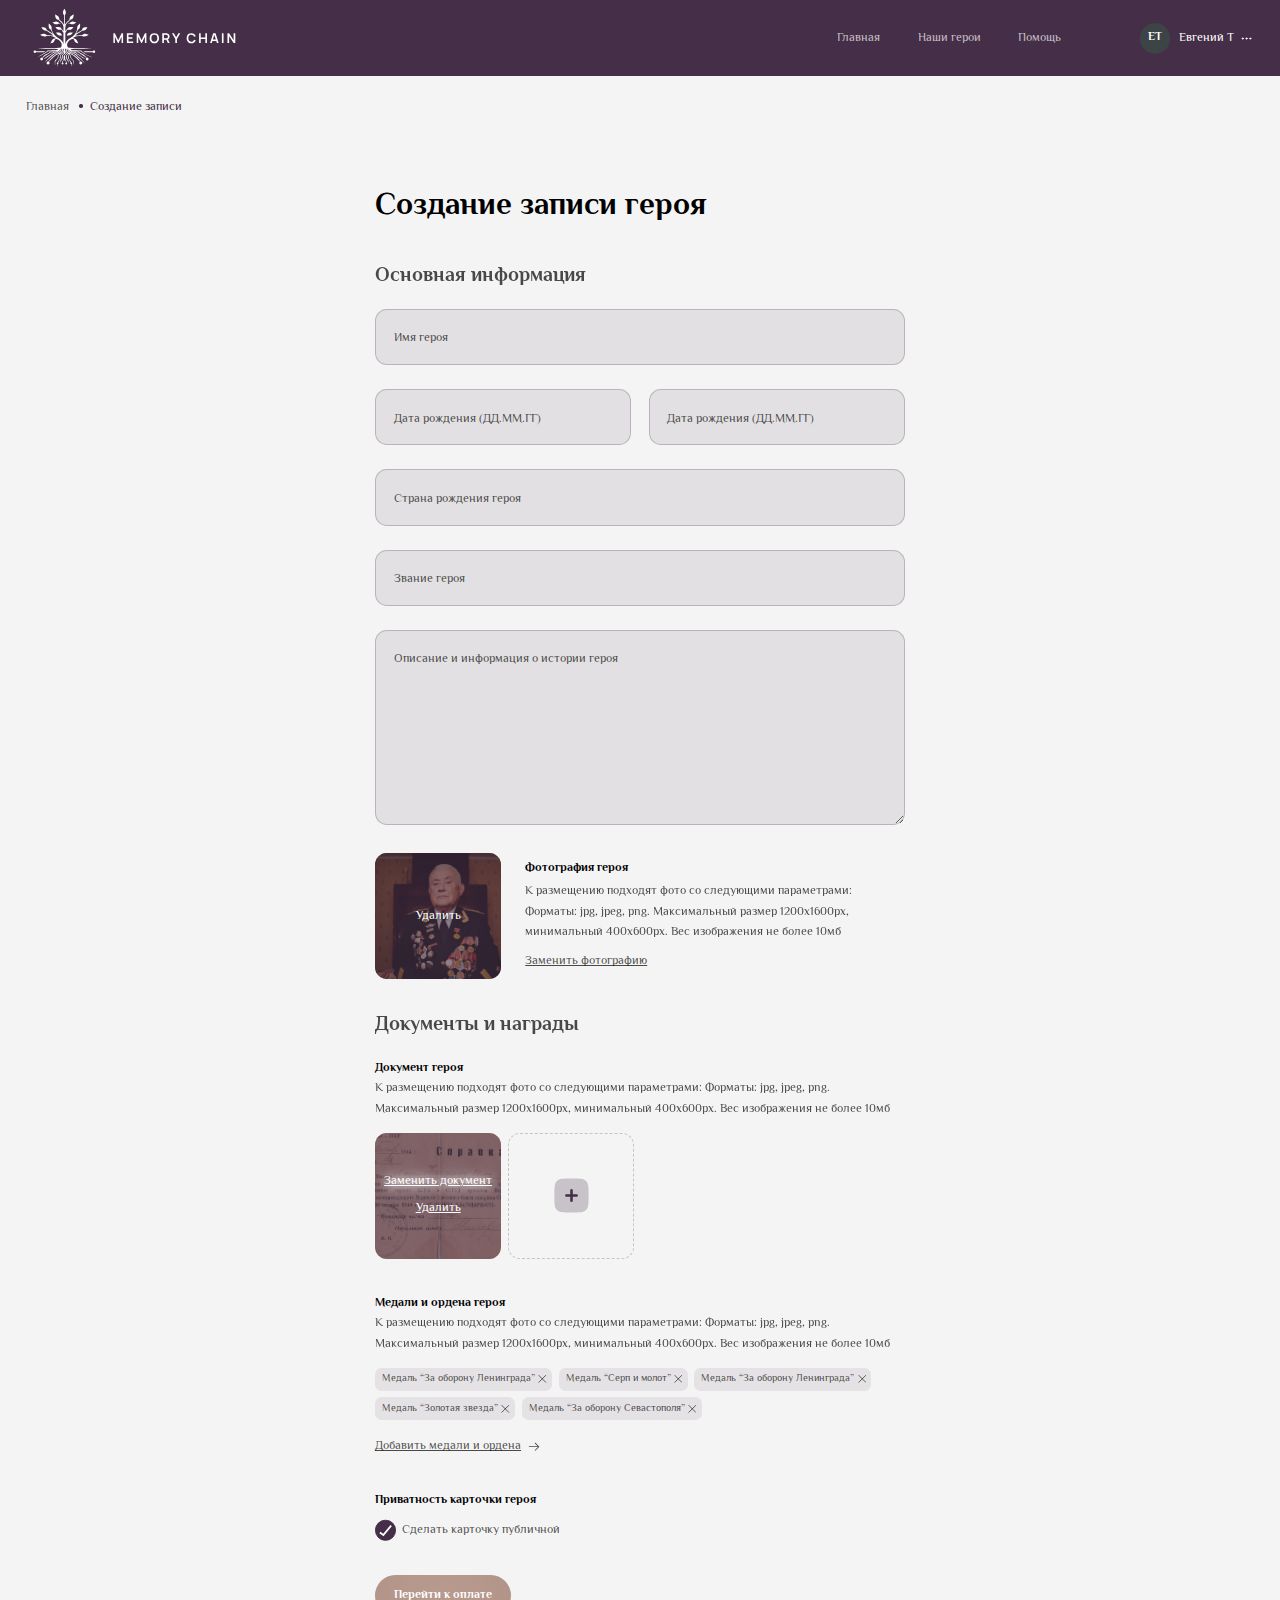
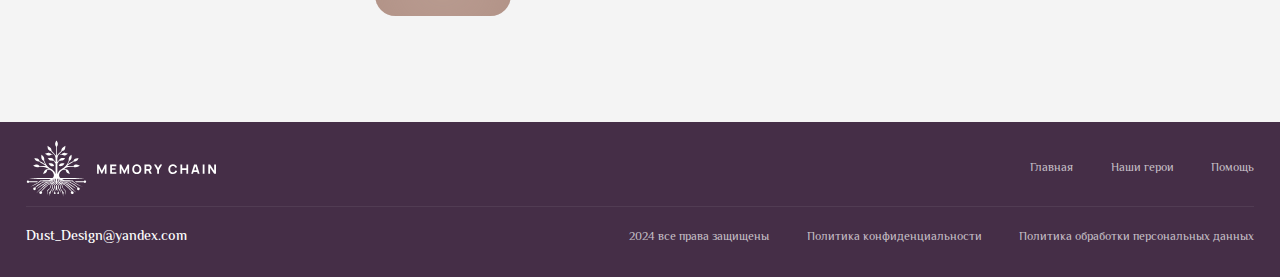
<file: create-note2.html>
<!DOCTYPE html>
<html lang="ru">

<head>
    <meta charset="UTF-8">
    <meta name="viewport" content="width=device-width, initial-scale=1.0">
    <meta name="description" content="">
    <meta name="keywords" content="">
    <link rel="stylesheet" href="css/swiper-bundle.css">
    <link rel="stylesheet" href="css/fancybox.css">
    <link rel="stylesheet" href="css/style.min.css">
    <title>Создание записи</title>
</head>


<body class="m-page">
    <div class="wrapper">
        <header class="header">
            <div class="container">
                <div class="header__inner">
                    <a href="" class="header__logo">
                        <img src="img/logo3.svg" alt="">
                    </a>

                    <div class="menu">
                        <div class="menu__top">
                            <a href="" class="menu__link">


                                <div class="avatar _bg">
                                    <div class="avatar__text">ЕТ</div>
                                </div>
                                <span class="text14">
                        Евгений Викторович
                    </span>
                            </a>
                        </div>
                        <div class="menu__bottom">
                            <nav class="nav">
                                <a href="" class="nav__link">
                                    <img src="img/menu-icon.svg" alt="">
                                    <span>Главная</span>
                                </a>
                                <a href="" class="nav__link">
                                    <img src="img/menu-icon2.svg" alt="">
                                    <span>Наши герои</span>
                                </a>
                                <a href="" class="nav__link">
                                    <img src="img/menu-icon3.svg" alt="">
                                    <span>Помощь</span>
                                </a>
                            </nav>


                            <div class="header-user">
                                <a href="" class="header-user__info">
                                    <div class="avatar">
                                        <div class="avatar__text">ЕТ</div>
                                    </div>
                                    <div class="header-user__name text14">
                                        Евгений Т
                                    </div>
                                </a>
                                <button class="header-user__btn">
                                    <img src="img/dots.svg" alt="">
                                </button>
                                <div class="header-user__dropdown">
                                    <div class="header-user__links">
                                        <a href="" class="header-user__link">
                                            <img src="img/menu-icon4.svg" alt="">
                                            <span>Мои записи</span>
                                        </a>
                                        <a href="" class="header-user__link">
                                            <img src="img/menu-icon5.svg" alt="">
                                            <span>Мой профиль</span>
                                        </a>
                                    </div>
                                    <div class="header-user__bottom">
                                        <a href="" class="header-user__link">
                                            <img src="img/menu-icon6.svg" alt="">
                                            <span>Выйти из кабинета</span>
                                        </a>
                                    </div>
                                </div>
                            </div>

                        </div>
                    </div>

                    <button class="burger">
                        <img class="_view1" src="img/burger.svg" alt="">
                        <img class="_view2" src="img/burger2.svg" alt="">
                    </button>
                </div>
            </div>

        </header>
        <main class="content">

            <div class="create-note">
                <div class="container">
                    <ul class="breadcrumbs">
                        <li><a href="">Главная</a></li>
                        <li><a>Создание записи</a></li>
                    </ul>
                    <div class="breadcrumbs-mob">
                        <a href="" class="breadcrumbs-mob__back">
                            <img src="img/back.svg" alt="">
                            <span>Вернуться</span>
                        </a>
                    </div>
                    <div class="m-form">
                        <h1 class="h2">
                            Создание записи героя
                        </h1>
                        <div class="m-form__group">
                            <div class="m-form__title text24 bold-text opacity-70">
                                Основная информация
                            </div>
                            <div class="m-form__fields">
                                <div class="fg fg-dynamic _full">
                                    <input type="text">
                                    <label>Имя героя</label>
                                </div>
                                <div class="fg fg-dynamic">
                                    <input type="text">
                                    <label>Дата рождения (ДД.ММ.ГГ)</label>
                                </div>
                                <div class="fg fg-dynamic">
                                    <input type="text">
                                    <label>Дата рождения (ДД.ММ.ГГ)</label>
                                </div>
                                <div class="fg fg-dynamic _full">
                                    <input type="text">
                                    <label>Страна рождения героя</label>
                                </div>
                                <div class="fg fg-dynamic _full">
                                    <input type="text">
                                    <label>Звание героя</label>
                                </div>
                                <div class="fg fg-dynamic _full">
                                    <textarea></textarea>
                                    <label>Описание и информация о истории героя</label>
                                </div>

                                <div class="photo-field _full">
                                    <div class="photo-field__col">


                                        <div class="photo-field__uploaded m-backdrop">
                                            <img src="img/hero2.jpg" alt="">
                                            <button class="photo-field__remove">
                                                Удалить
                                            </button>
                                        </div>

                                    </div>

                                    <div class="photo-field__content">
                                        <div class="photo-field__title text14 bold-text">
                                            Фотография героя
                                        </div>
                                        <div class="photo-field__desc text14 opacity-70">
                                            <span class="_view1">К размещению подходят фото со следующими параметрами: Форматы: jpg, jpeg, png. Максимальный размер 1200х1600px, минимальный 400х600px. Вес изображения не более 10мб</span>
                                            <span class="_view2">Подъодят: Форматы: jpg, jpeg, png. Максимальный размер 1200х1600px, минимальный 400х600px. Вес изображения не более 10мб</span>
                                        </div>
                                        <button class="photo-field__btn">


                                            <span>Заменить фотографию</span>

                                        </button>
                                    </div>
                                </div>
                            </div>
                        </div>
                        <div class="m-form__group">
                            <div class="m-form__title text24 bold-text opacity-70">
                                Документы и награды
                            </div>
                            <div class="m-form__docs">
                                <div class="doc-field">
                                    <div class="doc-field__title text14 bold-text">
                                        Документ героя
                                    </div>
                                    <div class="doc-field__desc text14 opacity-70">
                                        К размещению подходят фото со следующими параметрами: Форматы: jpg, jpeg, png. Максимальный размер 1200х1600px, минимальный 400х600px. Вес изображения не более 10мб
                                    </div>


                                    <div class="doc-field__uploaded">
                                        <div class="uploaded-doc">
                                            <div class="uploaded-doc__img">
                                                <img src="img/doc3.webp" alt="">
                                            </div>
                                            <div class="uploaded-doc__content">
                                                <button class="uploaded-doc__btn neon-text" data-title="Заменить документ">
                                                    Заменить документ
                                                </button>
                                                <button class="uploaded-doc__btn">
                                                    Удалить
                                                </button>
                                            </div>
                                        </div>
                                        <button class="doc-field__add">
                                            <img src="img/plus2.svg" alt="">
                                        </button>
                                    </div>
                                </div>
                                <div class="doc-field">
                                    <div class="doc-field__title text14 bold-text">
                                        Медали и ордена героя
                                    </div>
                                    <div class="doc-field__desc text14 opacity-70">
                                        К размещению подходят фото со следующими параметрами: Форматы: jpg, jpeg, png. Максимальный размер 1200х1600px, минимальный 400х600px. Вес изображения не более 10мб
                                    </div>

                                    <div class="doc-field__uploaded">
                                        <div class="uploaded-medal">
                                            <div class="uploaded-medal__title">Медаль “За оборону Ленинграда”</div>
                                            <button class="uploaded-medal__remove">
                                                <svg width="10" height="9" viewBox="0 0 10 9" fill="none" xmlns="http://www.w3.org/2000/svg">
                                                    <path d="M8.99997 0.500032L1 8.5M0.999966 0.5L8.99993 8.49997" stroke="black" stroke-opacity="0.7" stroke-linecap="round" />
                                                </svg>
                                            </button>
                                        </div>
                                        <div class="uploaded-medal">
                                            <div class="uploaded-medal__title">Медаль “Серп и молот”</div>
                                            <button class="uploaded-medal__remove">
                                                <svg width="10" height="9" viewBox="0 0 10 9" fill="none" xmlns="http://www.w3.org/2000/svg">
                                                    <path d="M8.99997 0.500032L1 8.5M0.999966 0.5L8.99993 8.49997" stroke="black" stroke-opacity="0.7" stroke-linecap="round" />
                                                </svg>
                                            </button>
                                        </div>
                                        <div class="uploaded-medal">
                                            <div class="uploaded-medal__title">Медаль “За оборону Ленинграда”</div>
                                            <button class="uploaded-medal__remove">
                                                <svg width="10" height="9" viewBox="0 0 10 9" fill="none" xmlns="http://www.w3.org/2000/svg">
                                                    <path d="M8.99997 0.500032L1 8.5M0.999966 0.5L8.99993 8.49997" stroke="black" stroke-opacity="0.7" stroke-linecap="round" />
                                                </svg>
                                            </button>
                                        </div>
                                        <div class="uploaded-medal">
                                            <div class="uploaded-medal__title">Медаль “Золотая звезда”</div>
                                            <button class="uploaded-medal__remove">
                                                <svg width="10" height="9" viewBox="0 0 10 9" fill="none" xmlns="http://www.w3.org/2000/svg">
                                                    <path d="M8.99997 0.500032L1 8.5M0.999966 0.5L8.99993 8.49997" stroke="black" stroke-opacity="0.7" stroke-linecap="round" />
                                                </svg>
                                            </button>
                                        </div>
                                        <div class="uploaded-medal">
                                            <div class="uploaded-medal__title">Медаль “За оборону Севастополя”</div>
                                            <button class="uploaded-medal__remove">
                                                <svg width="10" height="9" viewBox="0 0 10 9" fill="none" xmlns="http://www.w3.org/2000/svg">
                                                    <path d="M8.99997 0.500032L1 8.5M0.999966 0.5L8.99993 8.49997" stroke="black" stroke-opacity="0.7" stroke-linecap="round" />
                                                </svg>
                                            </button>
                                        </div>
                                    </div>
                                    <button class="doc-field__btn">
                                        <span>Добавить медали и ордена</span>
                                        <svg width="18" height="18" viewBox="0 0 18 18" fill="none" xmlns="http://www.w3.org/2000/svg">
                                            <path class="_fill" d="M15 9L15.3536 8.64645L15.7071 9L15.3536 9.35355L15 9ZM3.75 9.5C3.47386 9.5 3.25 9.27614 3.25 9C3.25 8.72386 3.47386 8.5 3.75 8.5V9.5ZM10.8536 4.14645L15.3536 8.64645L14.6464 9.35355L10.1464 4.85355L10.8536 4.14645ZM15.3536 9.35355L10.8536 13.8536L10.1464 13.1464L14.6464 8.64645L15.3536 9.35355ZM15 9.5H3.75V8.5H15V9.5Z" fill="black" fill-opacity="0.7" />
                                        </svg>
                                    </button>
                                </div>
                                <div class="private">
                                    <div class="private__title text14 bold-text">
                                        Приватность карточки героя
                                    </div>
                                    <div class="m-check">
                                        <input checked type="checkbox">
                                        <label>
                                            <span>Сделать карточку публичной</span>
                                        </label>
                                    </div>
                                </div>
                            </div>
                        </div>
                        <div class="m-form__bottom">
                            <button class="m-form__btn m-btn m-btn-medium m-btn-brown">
                                <span>Перейти к оплате</span>
                            </button>
                        </div>

                    </div>
                </div>
            </div>

        </main>
        <footer class="footer">
            <div class="container">
                <div class="footer__inner">
                    <div class="footer__top">
                        <a href="" class="footer__logo">
                            <img src="img/logo.svg" alt="">
                        </a>
                        <div class="footer-nav">
                            <a href="" class="footer-nav__link">Главная</a>
                            <a href="" class="footer-nav__link">Наши герои</a>
                            <a href="" class="footer-nav__link">Помощь</a>
                        </div>
                    </div>
                    <div class="footer__bottom">
                        <a href="mailto:Dust_Design@yandex.com" class="footer__email">
                            Dust_Design@yandex.com
                        </a>
                        <div class="footer-nav">
                            <div class="footer-nav__link">2024 все права защищены</div>
                            <a href="" class="footer-nav__link">Политика конфиденциальности</a>
                            <a href="" class="footer-nav__link">Политика обработки персональных данных</a>
                        </div>
                    </div>
                </div>
            </div>

        </footer>
    </div>

    <script src="js/swiper-bundle.js"></script>
    <script src="js/fancybox.umd.js"></script>
    <script src="js/particles.min.js"></script>
    <script src="js/main.min.js"></script>

</body>

</html>
</file>
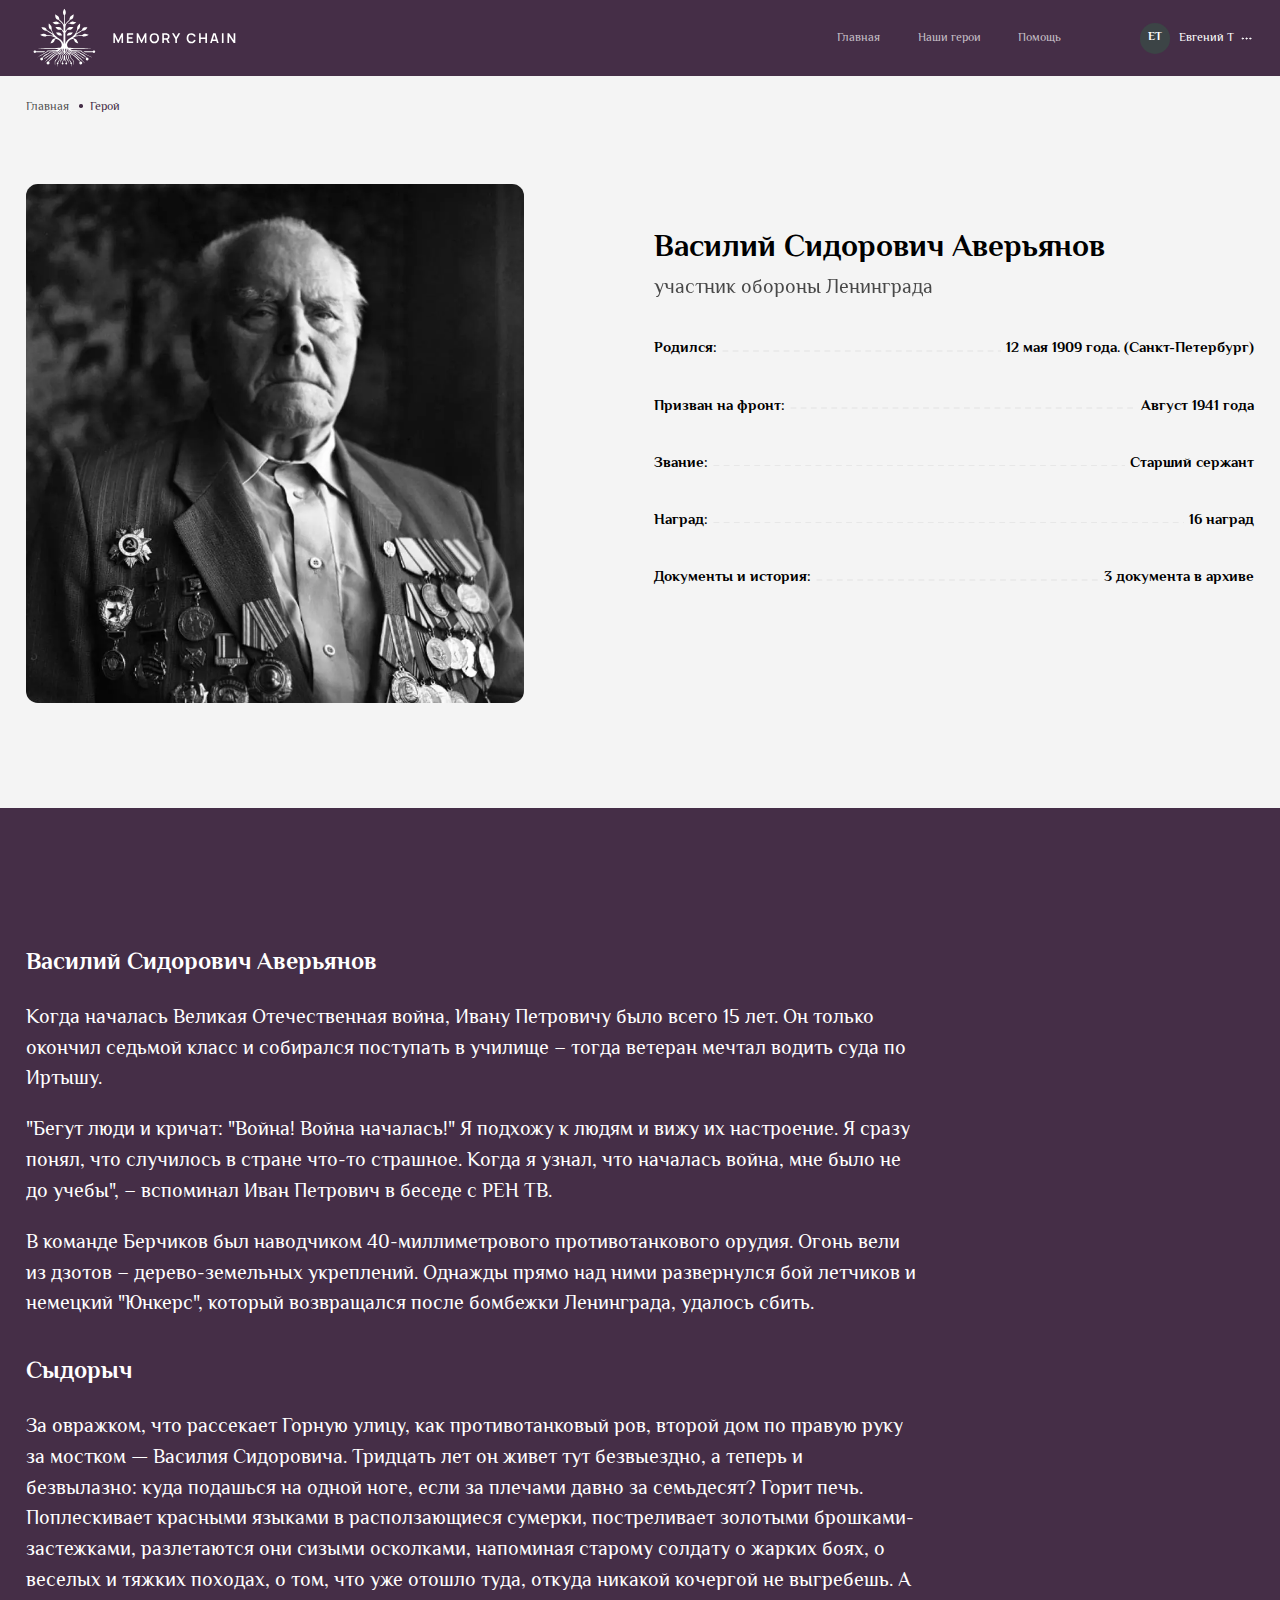
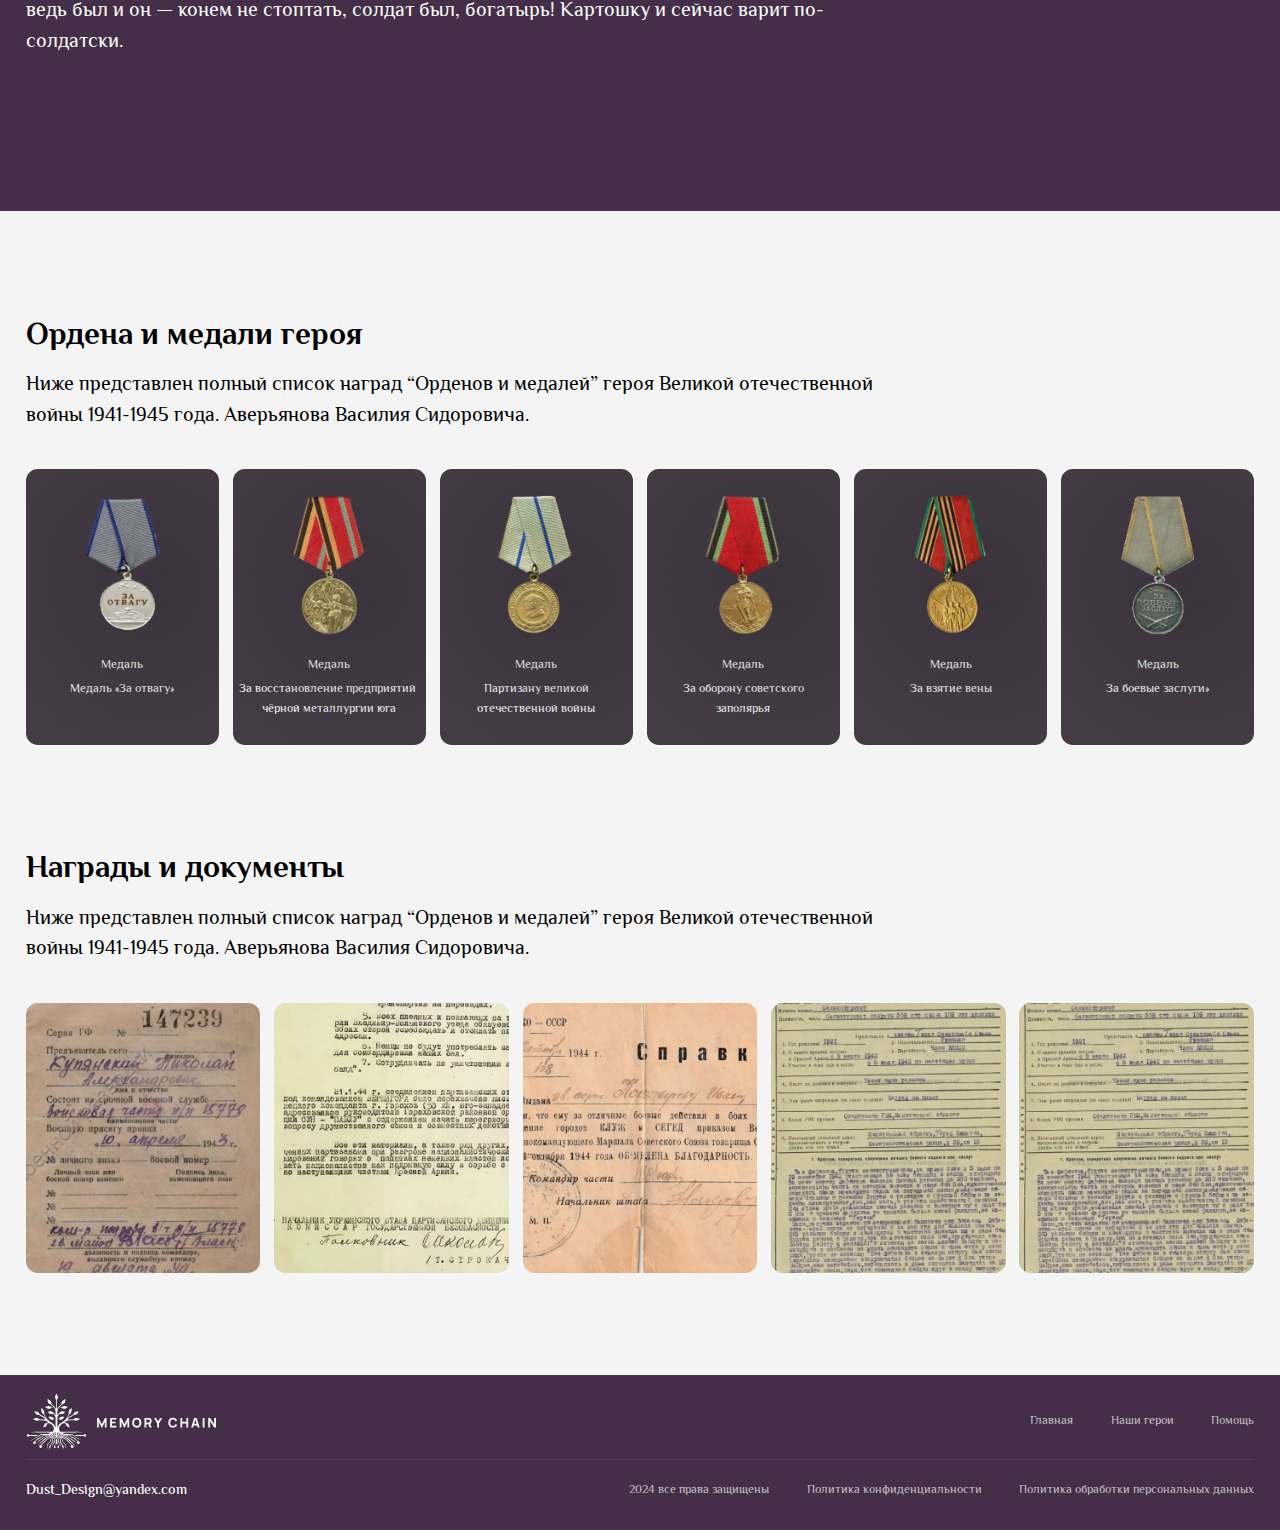
<file: hero-item.html>
<!DOCTYPE html>
<html lang="ru">

<head>
    <meta charset="UTF-8">
    <meta name="viewport" content="width=device-width, initial-scale=1.0">
    <meta name="description" content="">
    <meta name="keywords" content="">
    <link rel="stylesheet" href="css/swiper-bundle.css">
    <link rel="stylesheet" href="css/fancybox.css">
    <link rel="stylesheet" href="css/style.min.css">
    <title>Страница героя</title>
</head>


<body class="m-page">
    <div class="wrapper">
        <header class="header">
            <div class="container">
                <div class="header__inner">
                    <a href="" class="header__logo">
                        <img src="img/logo3.svg" alt="">
                    </a>

                    <div class="menu">
                        <div class="menu__top">
                            <a href="" class="menu__link">


                                <div class="avatar _bg">
                                    <div class="avatar__text">ЕТ</div>
                                </div>
                                <span class="text14">
                        Евгений Викторович
                    </span>
                            </a>
                        </div>
                        <div class="menu__bottom">
                            <nav class="nav">
                                <a href="" class="nav__link">
                                    <img src="img/menu-icon.svg" alt="">
                                    <span>Главная</span>
                                </a>
                                <a href="" class="nav__link">
                                    <img src="img/menu-icon2.svg" alt="">
                                    <span>Наши герои</span>
                                </a>
                                <a href="" class="nav__link">
                                    <img src="img/menu-icon3.svg" alt="">
                                    <span>Помощь</span>
                                </a>
                            </nav>


                            <div class="header-user">
                                <a href="" class="header-user__info">
                                    <div class="avatar">
                                        <div class="avatar__text">ЕТ</div>
                                    </div>
                                    <div class="header-user__name text14">
                                        Евгений Т
                                    </div>
                                </a>
                                <button class="header-user__btn">
                                    <img src="img/dots.svg" alt="">
                                </button>
                                <div class="header-user__dropdown">
                                    <div class="header-user__links">
                                        <a href="" class="header-user__link">
                                            <img src="img/menu-icon4.svg" alt="">
                                            <span>Мои записи</span>
                                        </a>
                                        <a href="" class="header-user__link">
                                            <img src="img/menu-icon5.svg" alt="">
                                            <span>Мой профиль</span>
                                        </a>
                                    </div>
                                    <div class="header-user__bottom">
                                        <a href="" class="header-user__link">
                                            <img src="img/menu-icon6.svg" alt="">
                                            <span>Выйти из кабинета</span>
                                        </a>
                                    </div>
                                </div>
                            </div>

                        </div>
                    </div>

                    <button class="burger">
                        <img class="_view1" src="img/burger.svg" alt="">
                        <img class="_view2" src="img/burger2.svg" alt="">
                    </button>
                </div>
            </div>

        </header>
        <main class="content">

            <div class="hero-main">
                <div class="container">
                    <ul class="breadcrumbs">
                        <li><a href="">Главная</a></li>
                        <li><a>Герой</a></li>
                    </ul>
                    <div class="breadcrumbs-mob">
                        <a href="" class="breadcrumbs-mob__back">
                            <img src="img/back.svg" alt="">
                            <span>Вернуться</span>
                        </a>
                    </div>
                    <div class="hero-main__grid">
                        <div class="hero-main__col">
                            <div class="hero-main__img">
                                <img src="img/hero.webp" alt="">
                            </div>
                        </div>
                        <div class="hero-main__col2">
                            <div class="hero-main__title h2">
                                Василий Сидорович Аверьянов
                            </div>
                            <div class="hero-main__desc text24 text18-tablet">
                                участник обороны Ленинграда
                            </div>
                            <div class="props">
                                <div class="prop-item">
                                    <div class="prop-item__title">Родился:</div>
                                    <div class="prop-item__desc">12 мая 1909 года. (Санкт-Петербург)</div>
                                </div>
                                <div class="prop-item">
                                    <div class="prop-item__title">Призван на фронт:</div>
                                    <div class="prop-item__desc">Август 1941 года</div>
                                </div>
                                <div class="prop-item">
                                    <div class="prop-item__title">Звание:</div>
                                    <div class="prop-item__desc">Старший сержант</div>
                                </div>
                                <div class="prop-item">
                                    <div class="prop-item__title">Наград:</div>
                                    <div class="prop-item__desc">16 наград</div>
                                </div>
                                <div class="prop-item">
                                    <div class="prop-item__title">Документы и история:</div>
                                    <div class="prop-item__desc">3 документа в архиве</div>
                                </div>
                            </div>
                        </div>
                    </div>
                </div>
            </div>

            <div class="hero-detail">
                <div class="container">
                    <div class="text">
                        <h3>
                            Василий Сидорович Аверьянов
                        </h3>
                        <p>Когда началась Великая Отечественная война, Ивану Петровичу было всего 15 лет. Он только окончил седьмой класс и собирался поступать в училище – тогда ветеран мечтал водить суда по Иртышу.</p>
                        <p>"Бегут люди и кричат: "Война! Война началась!" Я подхожу к людям и вижу их настроение. Я сразу понял, что случилось в стране что-то страшное. Когда я узнал, что началась война, мне было не до учебы", – вспоминал Иван Петрович в беседе с РЕН ТВ. </p>
                        <p>В команде Берчиков был наводчиком 40-миллиметрового противотанкового орудия. Огонь вели из дзотов – дерево-земельных укреплений. Однажды прямо над ними развернулся бой летчиков и немецкий "Юнкерс", который возвращался после бомбежки Ленинграда, удалось сбить.</p>

                        <hr>

                        <h3>Сыдорыч</h3>
                        <p>За овражком, что рассекает Горную улицу, как противотанковый ров, второй дом по правую руку за мостком — Василия Сидоровича. Тридцать лет он живет тут безвыездно, а теперь и безвылазно: куда подашься на одной ноге, если за плечами давно за семьдесят? Горит печь. Поплескивает красными языками в расползающиеся сумерки, постреливает золотыми брошками-застежками, разлетаются они сизыми осколками, напоминая старому солдату о жарких боях, о веселых и тяжких походах, о том, что уже отошло туда, откуда никакой кочергой не выгребешь. А ведь был и он — конем не стоптать, солдат был, богатырь! Картошку и сейчас варит по-солдатски.</p>
                    </div>
                </div>
            </div>

            <div class="medals">
                <div class="container">
                    <div class="info-block">
                        <div class="h2">
                            Ордена и медали героя
                        </div>
                        <div class="text24 text18-tablet lh150">
                            Ниже представлен полный список наград “Орденов и медалей” героя Великой отечественной войны 1941-1945 года. Аверьянова Василия Сидоровича.
                        </div>
                    </div>
                    <div class="medals__grid grid grid6 grid-tablet3 grid-mob2">
                        <a href="" class="medal-card _scale-img">
                            <div class="medal-card__img">
                                <img src="img/medal.webp" alt="">
                            </div>
                            <div class="medal-card__text">
                                <div class="medal-card__title text14 medium-text">
                                    Медаль
                                </div>
                                <div class="medal-card__desc text14">
                                    Медаль «За отвагу»
                                </div>
                            </div>
                        </a>

                        <a href="" class="medal-card _scale-img">
                            <div class="medal-card__img">
                                <img src="img/medal2.webp" alt="">
                            </div>
                            <div class="medal-card__text">
                                <div class="medal-card__title text14 medium-text">
                                    Медаль
                                </div>
                                <div class="medal-card__desc text14">
                                    За восстановление предприятий чёрной металлургии юга
                                </div>
                            </div>
                        </a>

                        <a href="" class="medal-card _scale-img">
                            <div class="medal-card__img">
                                <img src="img/medal3.webp" alt="">
                            </div>
                            <div class="medal-card__text">
                                <div class="medal-card__title text14 medium-text">
                                    Медаль
                                </div>
                                <div class="medal-card__desc text14">
                                    Партизану великой отечественной войны
                                </div>
                            </div>
                        </a>

                        <a href="" class="medal-card _scale-img">
                            <div class="medal-card__img">
                                <img src="img/medal4.webp" alt="">
                            </div>
                            <div class="medal-card__text">
                                <div class="medal-card__title text14 medium-text">
                                    Медаль
                                </div>
                                <div class="medal-card__desc text14">
                                    За оборону советского <br> заполярья
                                </div>
                            </div>
                        </a>

                        <a href="" class="medal-card _scale-img">
                            <div class="medal-card__img">
                                <img src="img/medal5.webp" alt="">
                            </div>
                            <div class="medal-card__text">
                                <div class="medal-card__title text14 medium-text">
                                    Медаль
                                </div>
                                <div class="medal-card__desc text14">
                                    За взятие вены
                                </div>
                            </div>
                        </a>

                        <a href="" class="medal-card _scale-img">
                            <div class="medal-card__img">
                                <img src="img/medal6.webp" alt="">
                            </div>
                            <div class="medal-card__text">
                                <div class="medal-card__title text14 medium-text">
                                    Медаль
                                </div>
                                <div class="medal-card__desc text14">
                                    За боевые заслуги»
                                </div>
                            </div>
                        </a>

                    </div>
                </div>
            </div>

            <div class="docs">
                <div class="container">
                    <div class="info-block">
                        <div class="h2">
                            Награды и документы
                        </div>
                        <div class="text24 text18-tablet lh150">
                            Ниже представлен полный список наград “Орденов и медалей” героя Великой отечественной войны 1941-1945 года. Аверьянова Василия Сидоровича.
                        </div>
                    </div>
                    <div class="docs__grid grid grid5 grid-tablet3 grid-mob2">
                        <div class="doc-group">
                            <div class="doc-card">
                                <div class="doc-card__img">
                                    <img src="img/doc.webp" alt="">
                                </div>
                                <div class="doc-card__content">
                                    <div class="doc-card__title text24 bold-text">
                                        Наградной лист
                                    </div>
                                    <button class="doc-card__btn neon-text" data-title="Подробнее">
                                        Подробнее
                                    </button>
                                </div>
                            </div>
                            <div class="doc-modal">
                                <button class="doc-modal__close">
                                    <img src="img/close.svg" alt="">
                                </button>
                                <div class="container">
                                    <div class="doc-modal__inner">
                                        <div class="doc-modal__content">
                                            <div class="text">
                                                <h3>
                                                    Выписка от 11 сентября 1943 года
                                                </h3>
                                                <p>Когда началась Великая Отечественная война, Ивану Петровичу было всего 15 лет. Он только окончил седьмой класс и собирался поступать в училище – тогда ветеран мечтал водить суда по Иртышу.</p>
                                            </div>
                                        </div>
                                        <div class="doc-modal__img">
                                            <img src="img/doc.webp" alt="">
                                        </div>
                                    </div>
                                </div>
                            </div>
                        </div>

                        <div class="doc-group">
                            <div class="doc-card">
                                <div class="doc-card__img">
                                    <img src="img/doc2.webp" alt="">
                                </div>
                                <div class="doc-card__content">
                                    <div class="doc-card__title text24 bold-text">
                                        Наградной лист
                                    </div>
                                    <button class="doc-card__btn neon-text" data-title="Подробнее">
                                        Подробнее
                                    </button>
                                </div>
                            </div>
                            <div class="doc-modal">
                                <button class="doc-modal__close">
                                    <img src="img/close.svg" alt="">
                                </button>
                                <div class="container">
                                    <div class="doc-modal__inner">
                                        <div class="doc-modal__content">
                                            <div class="text">
                                                <h3>
                                                    Выписка от 11 сентября 1943 года
                                                </h3>
                                                <p>Когда началась Великая Отечественная война, Ивану Петровичу было всего 15 лет. Он только окончил седьмой класс и собирался поступать в училище – тогда ветеран мечтал водить суда по Иртышу.</p>
                                            </div>
                                        </div>
                                        <div class="doc-modal__img">
                                            <img src="img/doc2.webp" alt="">
                                        </div>
                                    </div>
                                </div>
                            </div>
                        </div>

                        <div class="doc-group">
                            <div class="doc-card">
                                <div class="doc-card__img">
                                    <img src="img/doc3.webp" alt="">
                                </div>
                                <div class="doc-card__content">
                                    <div class="doc-card__title text24 bold-text">
                                        Наградной лист
                                    </div>
                                    <button class="doc-card__btn neon-text" data-title="Подробнее">
                                        Подробнее
                                    </button>
                                </div>
                            </div>
                            <div class="doc-modal">
                                <button class="doc-modal__close">
                                    <img src="img/close.svg" alt="">
                                </button>
                                <div class="container">
                                    <div class="doc-modal__inner">
                                        <div class="doc-modal__content">
                                            <div class="text">
                                                <h3>
                                                    Выписка от 11 сентября 1943 года
                                                </h3>
                                                <p>Когда началась Великая Отечественная война, Ивану Петровичу было всего 15 лет. Он только окончил седьмой класс и собирался поступать в училище – тогда ветеран мечтал водить суда по Иртышу.</p>
                                            </div>
                                        </div>
                                        <div class="doc-modal__img">
                                            <img src="img/doc3.webp" alt="">
                                        </div>
                                    </div>
                                </div>
                            </div>
                        </div>

                        <div class="doc-group">
                            <div class="doc-card">
                                <div class="doc-card__img">
                                    <img src="img/doc4.webp" alt="">
                                </div>
                                <div class="doc-card__content">
                                    <div class="doc-card__title text24 bold-text">
                                        Наградной лист
                                    </div>
                                    <button class="doc-card__btn neon-text" data-title="Подробнее">
                                        Подробнее
                                    </button>
                                </div>
                            </div>
                            <div class="doc-modal">
                                <button class="doc-modal__close">
                                    <img src="img/close.svg" alt="">
                                </button>
                                <div class="container">
                                    <div class="doc-modal__inner">
                                        <div class="doc-modal__content">
                                            <div class="text">
                                                <h3>
                                                    Выписка от 11 сентября 1943 года
                                                </h3>
                                                <p>Когда началась Великая Отечественная война, Ивану Петровичу было всего 15 лет. Он только окончил седьмой класс и собирался поступать в училище – тогда ветеран мечтал водить суда по Иртышу.</p>
                                            </div>
                                        </div>
                                        <div class="doc-modal__img">
                                            <img src="img/doc4.webp" alt="">
                                        </div>
                                    </div>
                                </div>
                            </div>
                        </div>

                        <div class="doc-group">
                            <div class="doc-card">
                                <div class="doc-card__img">
                                    <img src="img/doc4.webp" alt="">
                                </div>
                                <div class="doc-card__content">
                                    <div class="doc-card__title text24 bold-text">
                                        Наградной лист
                                    </div>
                                    <button class="doc-card__btn neon-text" data-title="Подробнее">
                                        Подробнее
                                    </button>
                                </div>
                            </div>
                            <div class="doc-modal">
                                <button class="doc-modal__close">
                                    <img src="img/close.svg" alt="">
                                </button>
                                <div class="container">
                                    <div class="doc-modal__inner">
                                        <div class="doc-modal__content">
                                            <div class="text">
                                                <h3>
                                                    Выписка от 11 сентября 1943 года
                                                </h3>
                                                <p>Когда началась Великая Отечественная война, Ивану Петровичу было всего 15 лет. Он только окончил седьмой класс и собирался поступать в училище – тогда ветеран мечтал водить суда по Иртышу.</p>
                                            </div>
                                        </div>
                                        <div class="doc-modal__img">
                                            <img src="img/doc4.webp" alt="">
                                        </div>
                                    </div>
                                </div>
                            </div>
                        </div>

                    </div>
                </div>
            </div>

        </main>
        <footer class="footer">
            <div class="container">
                <div class="footer__inner">
                    <div class="footer__top">
                        <a href="" class="footer__logo">
                            <img src="img/logo.svg" alt="">
                        </a>
                        <div class="footer-nav">
                            <a href="" class="footer-nav__link">Главная</a>
                            <a href="" class="footer-nav__link">Наши герои</a>
                            <a href="" class="footer-nav__link">Помощь</a>
                        </div>
                    </div>
                    <div class="footer__bottom">
                        <a href="mailto:Dust_Design@yandex.com" class="footer__email">
                            Dust_Design@yandex.com
                        </a>
                        <div class="footer-nav">
                            <div class="footer-nav__link">2024 все права защищены</div>
                            <a href="" class="footer-nav__link">Политика конфиденциальности</a>
                            <a href="" class="footer-nav__link">Политика обработки персональных данных</a>
                        </div>
                    </div>
                </div>
            </div>

        </footer>
    </div>

    <script src="js/swiper-bundle.js"></script>
    <script src="js/fancybox.umd.js"></script>
    <script src="js/particles.min.js"></script>
    <script src="js/main.min.js"></script>

</body>

</html>
</file>
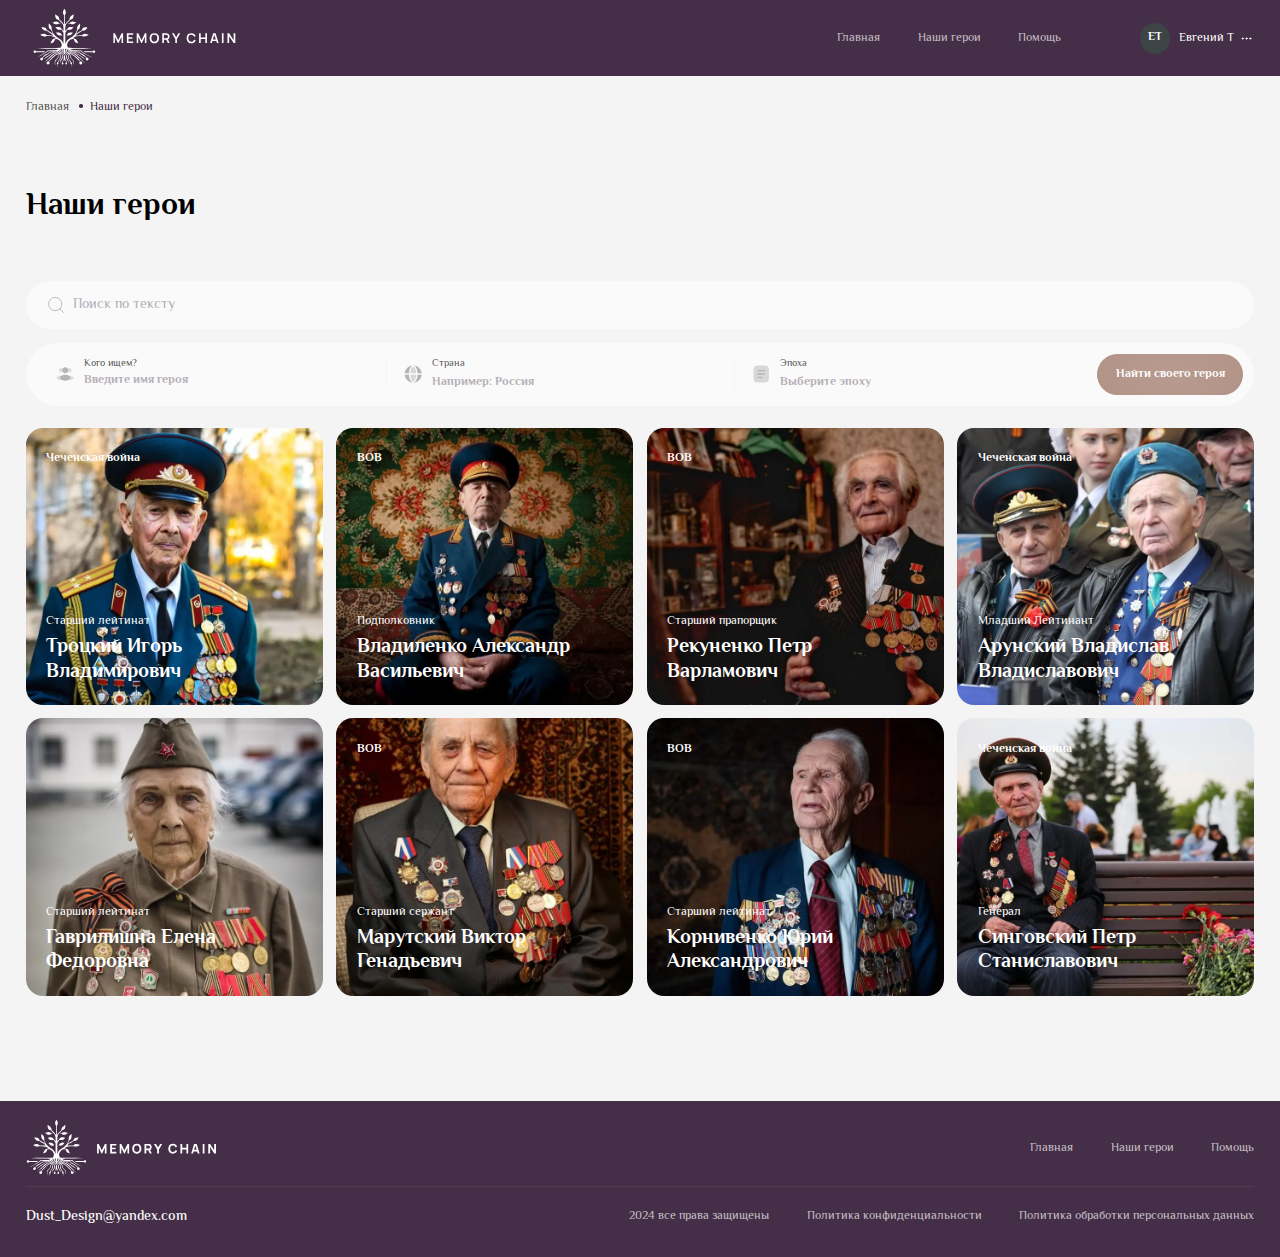
<file: heroes.html>
<!DOCTYPE html>
<html lang="ru">

<head>
    <meta charset="UTF-8">
    <meta name="viewport" content="width=device-width, initial-scale=1.0">
    <meta name="description" content="">
    <meta name="keywords" content="">
    <link rel="stylesheet" href="css/swiper-bundle.css">
    <link rel="stylesheet" href="css/fancybox.css">
    <link rel="stylesheet" href="css/style.min.css">
    <title>Наши герои</title>
</head>


<body class="m-page">
    <div class="wrapper">
        <header class="header">
            <div class="container">
                <div class="header__inner">
                    <a href="" class="header__logo">
                        <img src="img/logo3.svg" alt="">
                    </a>

                    <div class="menu">
                        <div class="menu__top">
                            <a href="" class="menu__link">


                                <div class="avatar _bg">
                                    <div class="avatar__text">ЕТ</div>
                                </div>
                                <span class="text14">
                        Евгений Викторович
                    </span>
                            </a>
                        </div>
                        <div class="menu__bottom">
                            <nav class="nav">
                                <a href="" class="nav__link">
                                    <img src="img/menu-icon.svg" alt="">
                                    <span>Главная</span>
                                </a>
                                <a href="" class="nav__link">
                                    <img src="img/menu-icon2.svg" alt="">
                                    <span>Наши герои</span>
                                </a>
                                <a href="" class="nav__link">
                                    <img src="img/menu-icon3.svg" alt="">
                                    <span>Помощь</span>
                                </a>
                            </nav>


                            <div class="header-user">
                                <a href="" class="header-user__info">
                                    <div class="avatar">
                                        <div class="avatar__text">ЕТ</div>
                                    </div>
                                    <div class="header-user__name text14">
                                        Евгений Т
                                    </div>
                                </a>
                                <button class="header-user__btn">
                                    <img src="img/dots.svg" alt="">
                                </button>
                                <div class="header-user__dropdown">
                                    <div class="header-user__links">
                                        <a href="" class="header-user__link">
                                            <img src="img/menu-icon4.svg" alt="">
                                            <span>Мои записи</span>
                                        </a>
                                        <a href="" class="header-user__link">
                                            <img src="img/menu-icon5.svg" alt="">
                                            <span>Мой профиль</span>
                                        </a>
                                    </div>
                                    <div class="header-user__bottom">
                                        <a href="" class="header-user__link">
                                            <img src="img/menu-icon6.svg" alt="">
                                            <span>Выйти из кабинета</span>
                                        </a>
                                    </div>
                                </div>
                            </div>

                        </div>
                    </div>

                    <button class="burger">
                        <img class="_view1" src="img/burger.svg" alt="">
                        <img class="_view2" src="img/burger2.svg" alt="">
                    </button>
                </div>
            </div>

        </header>
        <main class="content">

            <div class="heroes">
                <div class="container">
                    <ul class="breadcrumbs">
                        <li><a href="">Главная</a></li>
                        <li><a>Наши герои</a></li>
                    </ul>
                    <div class="breadcrumbs-mob">
                        <a href="" class="breadcrumbs-mob__back">
                            <img src="img/back.svg" alt="">
                            <span>Вернуться</span>
                        </a>
                    </div>
                    <h1 class="h2">
                        Наши герои
                    </h1>
                    <div class="heroes__content">
                        <div class="heroes__top">
                            <div class="search-field">
                                <input type="text" placeholder="Поиск по тексту">
                            </div>
                            <div class="hero-filter">
                                <div class="hero-filter__items">
                                    <div class="filter-item">
                                        <label>Кого ищем?</label>
                                        <textarea placeholder="Введите имя героя"></textarea>
                                        <svg class="filter-item__icon" width="24" height="24" viewBox="0 0 24 24" fill="none" xmlns="http://www.w3.org/2000/svg">
                                            <path d="M15.5 7.5C15.5 9.433 13.933 11 12 11C10.067 11 8.5 9.433 8.5 7.5C8.5 5.567 10.067 4 12 4C13.933 4 15.5 5.567 15.5 7.5Z" fill="#B5B5B5" />
                                            <path opacity="0.4" d="M19.5 7.5C19.5 8.88071 18.3807 10 17 10C15.6193 10 14.5 8.88071 14.5 7.5C14.5 6.11929 15.6193 5 17 5C18.3807 5 19.5 6.11929 19.5 7.5Z" fill="#B5B5B5" />
                                            <path opacity="0.4" d="M4.5 7.5C4.5 8.88071 5.61929 10 7 10C8.38071 10 9.5 8.88071 9.5 7.5C9.5 6.11929 8.38071 5 7 5C5.61929 5 4.5 6.11929 4.5 7.5Z" fill="#B5B5B5" />
                                            <path d="M18 16.5C18 18.433 15.3137 20 12 20C8.68629 20 6 18.433 6 16.5C6 14.567 8.68629 13 12 13C15.3137 13 18 14.567 18 16.5Z" fill="#B5B5B5" />
                                            <path opacity="0.4" d="M22 16.5C22 17.8807 20.2091 19 18 19C15.7909 19 14 17.8807 14 16.5C14 15.1193 15.7909 14 18 14C20.2091 14 22 15.1193 22 16.5Z" fill="#B5B5B5" />
                                            <path opacity="0.4" d="M2 16.5C2 17.8807 3.79086 19 6 19C8.20914 19 10 17.8807 10 16.5C10 15.1193 8.20914 14 6 14C3.79086 14 2 15.1193 2 16.5Z" fill="#B5B5B5" />
                                        </svg>
                                    </div>
                                    <div class="filter-item filter-select">
                                        <label>Страна</label>
                                        <input class="filter-select__current" type="text" placeholder="Например: Россия">
                                        <svg class="filter-item__icon" width="24" height="24" viewBox="0 0 24 24" fill="none" xmlns="http://www.w3.org/2000/svg">
                                            <path fill-rule="evenodd" clip-rule="evenodd" d="M2.02734 11.25C2.41087 6.07745 6.72909 2 11.9996 2C11.1688 2 10.429 2.36421 9.82044 2.92113C9.21492 3.47525 8.70322 4.24878 8.28934 5.16315C7.87303 6.08292 7.54964 7.15868 7.33077 8.32611C7.15531 9.26194 7.04854 10.2485 7.01295 11.25H2.02734ZM2.02734 12.75H7.01295C7.04854 13.7515 7.15531 14.7381 7.33077 15.6739C7.54964 16.8413 7.87303 17.9171 8.28934 18.8368C8.70322 19.7512 9.21492 20.5247 9.82044 21.0789C10.429 21.6358 11.1688 22 11.9996 22C6.72909 22 2.41087 17.9226 2.02734 12.75Z" fill="#B5B5B5" />
                                            <path d="M11.9996 2C12.8305 2 13.5703 2.36421 14.1788 2.92113C14.7844 3.47525 15.2961 4.24878 15.7099 5.16315C16.1263 6.08292 16.4496 7.15868 16.6685 8.32612C16.844 9.26194 16.9507 10.2485 16.9863 11.25H21.9719C21.5884 6.07745 17.2702 2 11.9996 2Z" fill="#B5B5B5" />
                                            <path d="M16.6685 15.6739C16.4496 16.8413 16.1263 17.9171 15.7099 18.8368C15.2961 19.7512 14.7844 20.5247 14.1788 21.0789C13.5703 21.6358 12.8305 22 11.9996 22C17.2702 22 21.5884 17.9226 21.9719 12.75H16.9863C16.9507 13.7515 16.844 14.7381 16.6685 15.6739Z" fill="#B5B5B5" />
                                            <g opacity="0.5">
                                                <path d="M12.0007 3.39453C11.7257 3.39453 11.3704 3.51155 10.9573 3.8896C10.5411 4.27044 10.1245 4.86733 9.75639 5.68055C9.39074 6.48839 9.09383 7.46359 8.88951 8.55338C8.7286 9.4116 8.62878 10.3214 8.59375 11.2492H15.4076C15.3726 10.3214 15.2727 9.4116 15.1118 8.55338C14.9075 7.46359 14.6106 6.48839 14.245 5.68056C13.8769 4.86733 13.4602 4.27044 13.0441 3.8896C12.631 3.51155 12.2757 3.39453 12.0007 3.39453Z" fill="#B5B5B5" />
                                                <path d="M8.88951 15.445C9.09383 16.5348 9.39074 17.51 9.75639 18.3178C10.1245 19.131 10.5411 19.7279 10.9573 20.1088C11.3704 20.4868 11.7257 20.6038 12.0007 20.6038C12.2757 20.6038 12.631 20.4868 13.0441 20.1088C13.4602 19.7279 13.8769 19.131 14.245 18.3178C14.6106 17.51 14.9075 16.5348 15.1118 15.445C15.2727 14.5868 15.3726 13.677 15.4076 12.7492H8.59375C8.62878 13.677 8.7286 14.5868 8.88951 15.445Z" fill="#B5B5B5" />
                                            </g>
                                        </svg>
                                        <button class="filter-select__clear">
                                            <svg width="24" height="24" viewBox="0 0 24 24" fill="none" xmlns="http://www.w3.org/2000/svg">
                                                <path d="M17.6562 6.34277L6.34254 17.6565" stroke="#B4AEB5" />
                                                <path d="M17.6562 17.6572L6.34254 6.34352" stroke="#B4AEB5" />
                                            </svg>
                                        </button>
                                        <div class="filter-select__dropdown">
                                            <div class="filter-select__options">
                                                <div class="filter-select__option">
                                                    <input data-value="Россия" type="radio" name="country">
                                                    <label>Россия</label>
                                                </div>
                                                <div class="filter-select__option">
                                                    <input data-value="Россия 2" type="radio" name="country">
                                                    <label>Россия 2</label>
                                                </div>
                                                <div class="filter-select__option">
                                                    <input data-value="Россия 3" type="radio" name="country">
                                                    <label>Россия 3</label>
                                                </div>
                                                <div class="filter-select__option">
                                                    <input data-value="Россия 4" type="radio" name="country">
                                                    <label>Россия 4</label>
                                                </div>
                                                <div class="filter-select__option">
                                                    <input data-value="Россия 5" type="radio" name="country">
                                                    <label>Россия 5</label>
                                                </div>
                                                <div class="filter-select__option">
                                                    <input data-value="Россия 6" type="radio" name="country">
                                                    <label>Россия 6</label>
                                                </div>
                                                <div class="filter-select__option">
                                                    <input data-value="Россия 7" type="radio" name="country">
                                                    <label>Россия 7</label>
                                                </div>
                                            </div>
                                        </div>
                                    </div>
                                    <div class="filter-item filter-select">
                                        <label>Эпоха</label>
                                        <input class="filter-select__current" type="text" placeholder="Выберите эпоху">
                                        <svg class="filter-item__icon" width="24" height="24" viewBox="0 0 24 24" fill="none" xmlns="http://www.w3.org/2000/svg">
                                            <path opacity="0.5" d="M3 10C3 6.22876 3 4.34315 4.17157 3.17157C5.34315 2 7.22876 2 11 2H13C16.7712 2 18.6569 2 19.8284 3.17157C21 4.34315 21 6.22876 21 10V14C21 17.7712 21 19.6569 19.8284 20.8284C18.6569 22 16.7712 22 13 22H11C7.22876 22 5.34315 22 4.17157 20.8284C3 19.6569 3 17.7712 3 14V10Z" fill="#B5B5B5" />
                                            <path fill-rule="evenodd" clip-rule="evenodd" d="M7.25 12C7.25 11.5858 7.58579 11.25 8 11.25H16C16.4142 11.25 16.75 11.5858 16.75 12C16.75 12.4142 16.4142 12.75 16 12.75H8C7.58579 12.75 7.25 12.4142 7.25 12Z" fill="#B5B5B5" />
                                            <path fill-rule="evenodd" clip-rule="evenodd" d="M7.25 8C7.25 7.58579 7.58579 7.25 8 7.25H16C16.4142 7.25 16.75 7.58579 16.75 8C16.75 8.41421 16.4142 8.75 16 8.75H8C7.58579 8.75 7.25 8.41421 7.25 8Z" fill="#B5B5B5" />
                                            <path fill-rule="evenodd" clip-rule="evenodd" d="M7.25 16C7.25 15.5858 7.58579 15.25 8 15.25H13C13.4142 15.25 13.75 15.5858 13.75 16C13.75 16.4142 13.4142 16.75 13 16.75H8C7.58579 16.75 7.25 16.4142 7.25 16Z" fill="#B5B5B5" />
                                        </svg>
                                        <button class="filter-select__clear">
                                            <svg width="24" height="24" viewBox="0 0 24 24" fill="none" xmlns="http://www.w3.org/2000/svg">
                                                <path d="M17.6562 6.34277L6.34254 17.6565" stroke="#B4AEB5" />
                                                <path d="M17.6562 17.6572L6.34254 6.34352" stroke="#B4AEB5" />
                                            </svg>
                                        </button>
                                        <div class="filter-select__dropdown">
                                            <div class="filter-select__options">
                                                <div class="filter-select__option">
                                                    <input data-value="1941-1945" type="radio" name="country">
                                                    <label>1941-1945</label>
                                                </div>
                                                <div class="filter-select__option">
                                                    <input data-value="1941-1945 2" type="radio" name="country">
                                                    <label>1941-1945 2</label>
                                                </div>
                                                <div class="filter-select__option">
                                                    <input data-value="1941-1945 3" type="radio" name="country">
                                                    <label>1941-1945 3</label>
                                                </div>
                                                <div class="filter-select__option">
                                                    <input data-value="1941-1945 4" type="radio" name="country">
                                                    <label>1941-1945 4</label>
                                                </div>
                                                <div class="filter-select__option">
                                                    <input data-value="1941-1945 5" type="radio" name="country">
                                                    <label>1941-1945 5</label>
                                                </div>
                                                <div class="filter-select__option">
                                                    <input data-value="1941-1945 6" type="radio" name="country">
                                                    <label>1941-1945 6</label>
                                                </div>
                                                <div class="filter-select__option">
                                                    <input data-value="1941-1945 7" type="radio" name="country">
                                                    <label>1941-1945 7</label>
                                                </div>
                                            </div>
                                        </div>
                                    </div>
                                </div>
                                <button class="hero-filter__btn m-btn m-btn-medium m-btn-brown">
                                    <span>Найти своего героя</span>
                                </button>
                            </div>
                        </div>

                        <div class="heroes__grid grid grid4 grid-tablet2">
                            <a href="" class="hero-card">
                                <div class="hero-card__img m-backdrop">
                                    <img src="img/hero-img.webp" alt="">
                                </div>
                                <div class="hero-card__content">
                                    <div class="hero-card__category text14 bold-text">
                                        Чеченская война
                                    </div>
                                    <div class="hero-card__info">
                                        <div class="hero-card__prof text14">
                                            Старший лейтинат
                                        </div>
                                        <div data-title="Троцкий Игорь Владимирович" class="hero-card__name neon-text text24 bold-text">
                                            Троцкий Игорь Владимирович
                                        </div>
                                    </div>
                                </div>
                            </a>

                            <a href="" class="hero-card">
                                <div class="hero-card__img m-backdrop">
                                    <img src="img/hero-img2.webp" alt="">
                                </div>
                                <div class="hero-card__content">
                                    <div class="hero-card__category text14 bold-text">
                                        ВОВ
                                    </div>
                                    <div class="hero-card__info">
                                        <div class="hero-card__prof text14">
                                            Подполковник
                                        </div>
                                        <div data-title="Владиленко Александр Васильевич" class="hero-card__name neon-text text24 bold-text">
                                            Владиленко Александр Васильевич
                                        </div>
                                    </div>
                                </div>
                            </a>

                            <a href="" class="hero-card">
                                <div class="hero-card__img m-backdrop">
                                    <img src="img/hero-img3.webp" alt="">
                                </div>
                                <div class="hero-card__content">
                                    <div class="hero-card__category text14 bold-text">
                                        ВОВ
                                    </div>
                                    <div class="hero-card__info">
                                        <div class="hero-card__prof text14">
                                            Старший прапорщик
                                        </div>
                                        <div data-title="Рекуненко Петр Варламович" class="hero-card__name neon-text text24 bold-text">
                                            Рекуненко Петр Варламович
                                        </div>
                                    </div>
                                </div>
                            </a>

                            <a href="" class="hero-card">
                                <div class="hero-card__img m-backdrop">
                                    <img src="img/hero-img4.webp" alt="">
                                </div>
                                <div class="hero-card__content">
                                    <div class="hero-card__category text14 bold-text">
                                        Чеченская война
                                    </div>
                                    <div class="hero-card__info">
                                        <div class="hero-card__prof text14">
                                            Младший Лейтинант
                                        </div>
                                        <div data-title="Арунский Владислав Владиславович" class="hero-card__name neon-text text24 bold-text">
                                            Арунский Владислав Владиславович
                                        </div>
                                    </div>
                                </div>
                            </a>

                            <a href="" class="hero-card">
                                <div class="hero-card__img m-backdrop">
                                    <img src="img/hero-img5.webp" alt="">
                                </div>
                                <div class="hero-card__content">
                                    <div class="hero-card__category text14 bold-text">

                                    </div>
                                    <div class="hero-card__info">
                                        <div class="hero-card__prof text14">
                                            Старший лейтинат
                                        </div>
                                        <div data-title="Гаврилишна Елена Федоровна" class="hero-card__name neon-text text24 bold-text">
                                            Гаврилишна Елена Федоровна
                                        </div>
                                    </div>
                                </div>
                            </a>

                            <a href="" class="hero-card">
                                <div class="hero-card__img m-backdrop">
                                    <img src="img/hero-img6.webp" alt="">
                                </div>
                                <div class="hero-card__content">
                                    <div class="hero-card__category text14 bold-text">
                                        ВОВ
                                    </div>
                                    <div class="hero-card__info">
                                        <div class="hero-card__prof text14">
                                            Старший сержант
                                        </div>
                                        <div data-title="Марутский Виктор Генадьевич" class="hero-card__name neon-text text24 bold-text">
                                            Марутский Виктор Генадьевич
                                        </div>
                                    </div>
                                </div>
                            </a>

                            <a href="" class="hero-card">
                                <div class="hero-card__img m-backdrop">
                                    <img src="img/hero-img7.webp" alt="">
                                </div>
                                <div class="hero-card__content">
                                    <div class="hero-card__category text14 bold-text">
                                        ВОВ
                                    </div>
                                    <div class="hero-card__info">
                                        <div class="hero-card__prof text14">
                                            Старший лейтинат
                                        </div>
                                        <div data-title="Корнивенко Юрий Александрович" class="hero-card__name neon-text text24 bold-text">
                                            Корнивенко Юрий Александрович
                                        </div>
                                    </div>
                                </div>
                            </a>

                            <a href="" class="hero-card">
                                <div class="hero-card__img m-backdrop">
                                    <img src="img/hero-img8.webp" alt="">
                                </div>
                                <div class="hero-card__content">
                                    <div class="hero-card__category text14 bold-text">
                                        Чеченская война
                                    </div>
                                    <div class="hero-card__info">
                                        <div class="hero-card__prof text14">
                                            Генерал
                                        </div>
                                        <div data-title="Синговский Петр Станиславович" class="hero-card__name neon-text text24 bold-text">
                                            Синговский Петр Станиславович
                                        </div>
                                    </div>
                                </div>
                            </a>

                        </div>
                    </div>
                </div>
            </div>

        </main>
        <footer class="footer">
            <div class="container">
                <div class="footer__inner">
                    <div class="footer__top">
                        <a href="" class="footer__logo">
                            <img src="img/logo.svg" alt="">
                        </a>
                        <div class="footer-nav">
                            <a href="" class="footer-nav__link">Главная</a>
                            <a href="" class="footer-nav__link">Наши герои</a>
                            <a href="" class="footer-nav__link">Помощь</a>
                        </div>
                    </div>
                    <div class="footer__bottom">
                        <a href="mailto:Dust_Design@yandex.com" class="footer__email">
                            Dust_Design@yandex.com
                        </a>
                        <div class="footer-nav">
                            <div class="footer-nav__link">2024 все права защищены</div>
                            <a href="" class="footer-nav__link">Политика конфиденциальности</a>
                            <a href="" class="footer-nav__link">Политика обработки персональных данных</a>
                        </div>
                    </div>
                </div>
            </div>

        </footer>
    </div>

    <script src="js/swiper-bundle.js"></script>
    <script src="js/fancybox.umd.js"></script>
    <script src="js/particles.min.js"></script>
    <script src="js/main.min.js"></script>

</body>

</html>
</file>
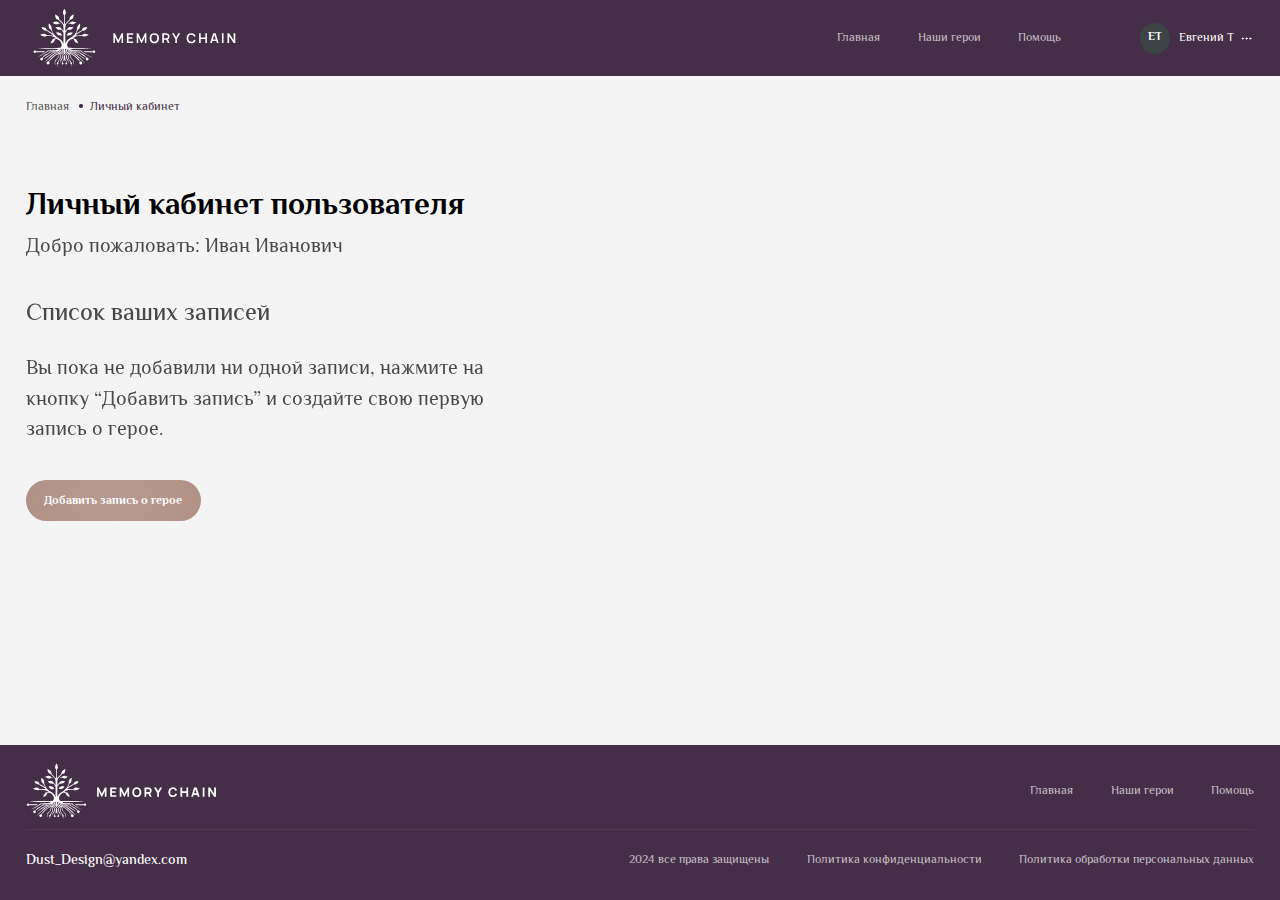
<file: lk-empty.html>
<!DOCTYPE html>
<html lang="ru">

<head>
    <meta charset="UTF-8">
    <meta name="viewport" content="width=device-width, initial-scale=1.0">
    <meta name="description" content="">
    <meta name="keywords" content="">
    <link rel="stylesheet" href="css/swiper-bundle.css">
    <link rel="stylesheet" href="css/fancybox.css">
    <link rel="stylesheet" href="css/style.min.css">
    <title>Личный кабинет</title>
</head>


<body class="m-page">
    <div class="wrapper">
        <header class="header">
            <div class="container">
                <div class="header__inner">
                    <a href="" class="header__logo">
                        <img src="img/logo3.svg" alt="">
                    </a>

                    <div class="menu">
                        <div class="menu__top">
                            <a href="" class="menu__link">


                                <div class="avatar _bg">
                                    <div class="avatar__text">ЕТ</div>
                                </div>
                                <span class="text14">
                        Евгений Викторович
                    </span>
                            </a>
                        </div>
                        <div class="menu__bottom">
                            <nav class="nav">
                                <a href="" class="nav__link">
                                    <img src="img/menu-icon.svg" alt="">
                                    <span>Главная</span>
                                </a>
                                <a href="" class="nav__link">
                                    <img src="img/menu-icon2.svg" alt="">
                                    <span>Наши герои</span>
                                </a>
                                <a href="" class="nav__link">
                                    <img src="img/menu-icon3.svg" alt="">
                                    <span>Помощь</span>
                                </a>
                            </nav>


                            <div class="header-user">
                                <a href="" class="header-user__info">
                                    <div class="avatar">
                                        <div class="avatar__text">ЕТ</div>
                                    </div>
                                    <div class="header-user__name text14">
                                        Евгений Т
                                    </div>
                                </a>
                                <button class="header-user__btn">
                                    <img src="img/dots.svg" alt="">
                                </button>
                                <div class="header-user__dropdown">
                                    <div class="header-user__links">
                                        <a href="" class="header-user__link">
                                            <img src="img/menu-icon4.svg" alt="">
                                            <span>Мои записи</span>
                                        </a>
                                        <a href="" class="header-user__link">
                                            <img src="img/menu-icon5.svg" alt="">
                                            <span>Мой профиль</span>
                                        </a>
                                    </div>
                                    <div class="header-user__bottom">
                                        <a href="" class="header-user__link">
                                            <img src="img/menu-icon6.svg" alt="">
                                            <span>Выйти из кабинета</span>
                                        </a>
                                    </div>
                                </div>
                            </div>

                        </div>
                    </div>

                    <button class="burger">
                        <img class="_view1" src="img/burger.svg" alt="">
                        <img class="_view2" src="img/burger2.svg" alt="">
                    </button>
                </div>
            </div>

        </header>
        <main class="content">

            <div class="lk">
                <div class="container">
                    <ul class="breadcrumbs">
                        <li><a href="">Главная</a></li>
                        <li><a>Личный кабинет</a></li>
                    </ul>
                    <div class="breadcrumbs-mob">
                        <a href="" class="breadcrumbs-mob__back">
                            <img src="img/back.svg" alt="">
                            <span>Вернуться</span>
                        </a>
                    </div>
                    <div class="info-block">
                        <div class="h2">
                            Личный кабинет пользователя
                        </div>
                        <div class="text24 text18-tablet lh150 opacity-70">
                            Добро пожаловать: Иван Иванович
                        </div>
                    </div>
                    <div class="lk-empty">
                        <div class="text28 text24-tablet medium-text opacity-70">
                            Список ваших записей
                        </div>
                        <div class="lk-empty__desc">
                            <div class="text24 text18-tablet lh150 opacity-70">
                                Вы пока не добавили ни одной записи, нажмите на кнопку “Добавить запись” и создайте свою первую запись о герое.
                            </div>
                        </div>
                        <div class="lk-empty__nav">
                            <button class="m-btn m-btn-medium m-btn-brown">
                                <span>Добавить запись о герое</span>
                            </button>
                        </div>
                    </div>
                </div>
            </div>

        </main>
        <footer class="footer">
            <div class="container">
                <div class="footer__inner">
                    <div class="footer__top">
                        <a href="" class="footer__logo">
                            <img src="img/logo.svg" alt="">
                        </a>
                        <div class="footer-nav">
                            <a href="" class="footer-nav__link">Главная</a>
                            <a href="" class="footer-nav__link">Наши герои</a>
                            <a href="" class="footer-nav__link">Помощь</a>
                        </div>
                    </div>
                    <div class="footer__bottom">
                        <a href="mailto:Dust_Design@yandex.com" class="footer__email">
                            Dust_Design@yandex.com
                        </a>
                        <div class="footer-nav">
                            <div class="footer-nav__link">2024 все права защищены</div>
                            <a href="" class="footer-nav__link">Политика конфиденциальности</a>
                            <a href="" class="footer-nav__link">Политика обработки персональных данных</a>
                        </div>
                    </div>
                </div>
            </div>

        </footer>
    </div>

    <script src="js/swiper-bundle.js"></script>
    <script src="js/fancybox.umd.js"></script>
    <script src="js/particles.min.js"></script>
    <script src="js/main.min.js"></script>

</body>

</html>
</file>
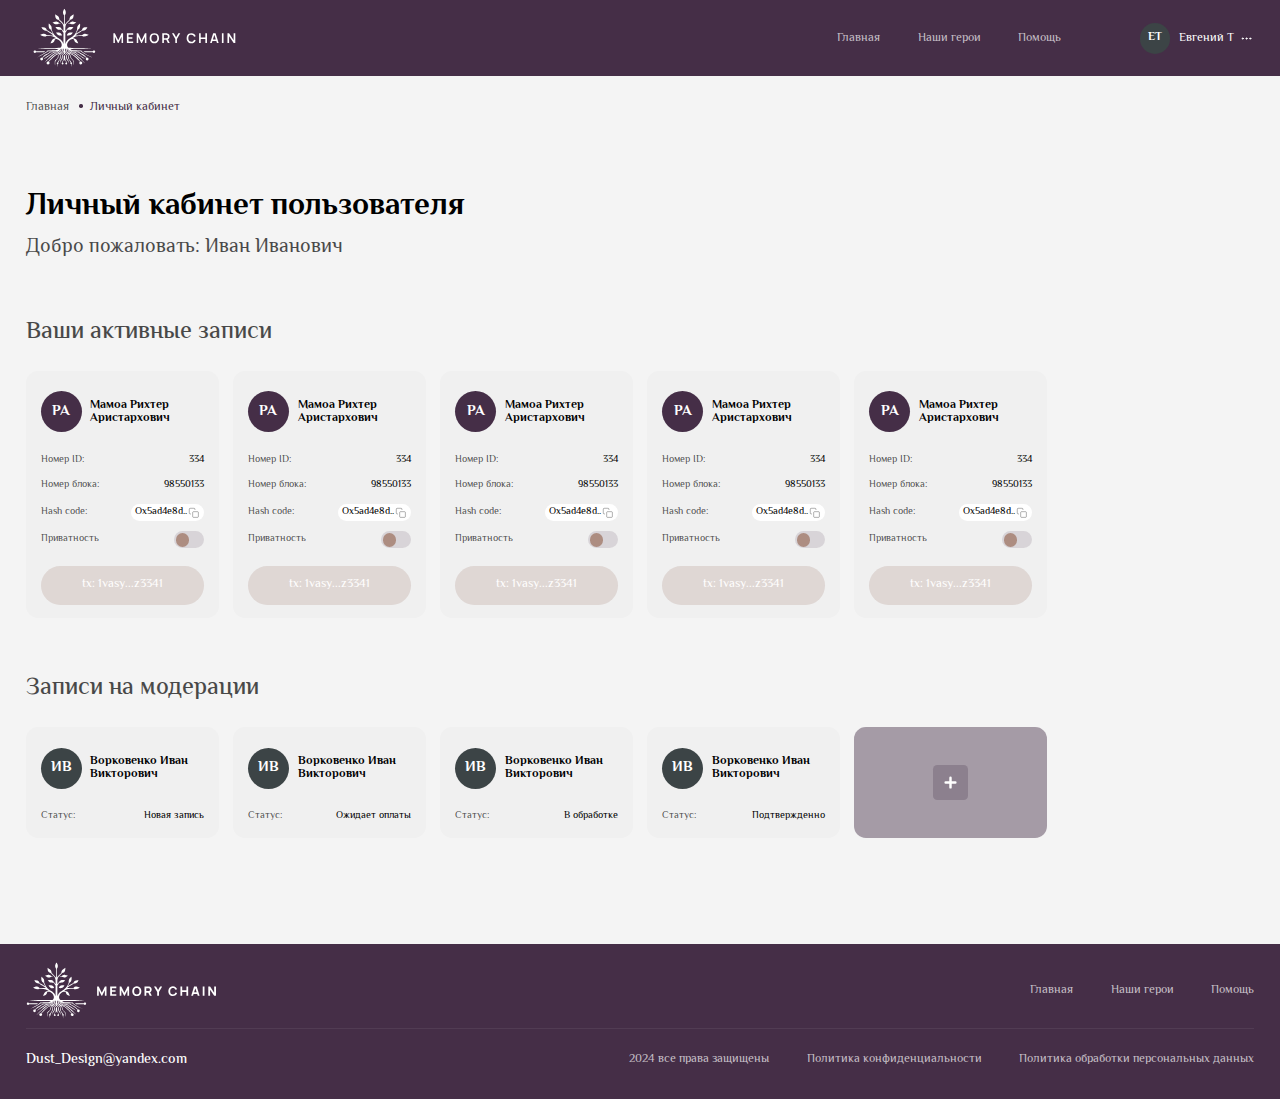
<file: lk.html>
<!DOCTYPE html>
<html lang="ru">

<head>
    <meta charset="UTF-8">
    <meta name="viewport" content="width=device-width, initial-scale=1.0">
    <meta name="description" content="">
    <meta name="keywords" content="">
    <link rel="stylesheet" href="css/swiper-bundle.css">
    <link rel="stylesheet" href="css/fancybox.css">
    <link rel="stylesheet" href="css/style.min.css">
    <title>Личный кабинет</title>
</head>


<body class="m-page">
    <div class="wrapper">
        <header class="header">
            <div class="container">
                <div class="header__inner">
                    <a href="" class="header__logo">
                        <img src="img/logo3.svg" alt="">
                    </a>

                    <div class="menu">
                        <div class="menu__top">
                            <a href="" class="menu__link">


                                <div class="avatar _bg">
                                    <div class="avatar__text">ЕТ</div>
                                </div>
                                <span class="text14">
                        Евгений Викторович
                    </span>
                            </a>
                        </div>
                        <div class="menu__bottom">
                            <nav class="nav">
                                <a href="" class="nav__link">
                                    <img src="img/menu-icon.svg" alt="">
                                    <span>Главная</span>
                                </a>
                                <a href="" class="nav__link">
                                    <img src="img/menu-icon2.svg" alt="">
                                    <span>Наши герои</span>
                                </a>
                                <a href="" class="nav__link">
                                    <img src="img/menu-icon3.svg" alt="">
                                    <span>Помощь</span>
                                </a>
                            </nav>


                            <div class="header-user">
                                <a href="" class="header-user__info">
                                    <div class="avatar">
                                        <div class="avatar__text">ЕТ</div>
                                    </div>
                                    <div class="header-user__name text14">
                                        Евгений Т
                                    </div>
                                </a>
                                <button class="header-user__btn">
                                    <img src="img/dots.svg" alt="">
                                </button>
                                <div class="header-user__dropdown">
                                    <div class="header-user__links">
                                        <a href="" class="header-user__link">
                                            <img src="img/menu-icon4.svg" alt="">
                                            <span>Мои записи</span>
                                        </a>
                                        <a href="" class="header-user__link">
                                            <img src="img/menu-icon5.svg" alt="">
                                            <span>Мой профиль</span>
                                        </a>
                                    </div>
                                    <div class="header-user__bottom">
                                        <a href="" class="header-user__link">
                                            <img src="img/menu-icon6.svg" alt="">
                                            <span>Выйти из кабинета</span>
                                        </a>
                                    </div>
                                </div>
                            </div>

                        </div>
                    </div>

                    <button class="burger">
                        <img class="_view1" src="img/burger.svg" alt="">
                        <img class="_view2" src="img/burger2.svg" alt="">
                    </button>
                </div>
            </div>

        </header>
        <main class="content">

            <div class="lk">
                <div class="container">
                    <ul class="breadcrumbs">
                        <li><a href="">Главная</a></li>
                        <li><a>Личный кабинет</a></li>
                    </ul>
                    <div class="breadcrumbs-mob">
                        <a href="" class="breadcrumbs-mob__back">
                            <img src="img/back.svg" alt="">
                            <span>Вернуться</span>
                        </a>
                    </div>
                    <div class="info-block">
                        <div class="h2">
                            Личный кабинет пользователя
                        </div>
                        <div class="text24 text18-tablet lh150 opacity-70">
                            Добро пожаловать: Иван Иванович
                        </div>
                    </div>
                    <div class="notes">
                        <div class="text28 text24-tablet medium-text opacity-70">
                            Ваши активные записи
                        </div>
                        <div class="notes__grid grid grid6 grid-tablet3 grid-mob">
                            <div class="note-card">
                                <div class="note-card__top">
                                    <div class="avatar" style="background: #452E47;">
                                        <div class="avatar__text">
                                            РА
                                        </div>
                                    </div>
                                    <div class="note-card__name">
                                        Мамоа Рихтер Аристархович
                                    </div>
                                </div>
                                <div class="note-card__props">
                                    <div class="note-card__prop">
                                        <div class="note-card__prop-title">Номер ID:</div>
                                        <div class="note-card__prop-desc">334</div>
                                    </div>
                                    <div class="note-card__prop">
                                        <div class="note-card__prop-title">Номер блока:</div>
                                        <div class="note-card__prop-desc">98550133</div>
                                    </div>
                                    <div class="note-card__prop">
                                        <div class="note-card__prop-title">Hash code:</div>
                                        <div class="note-card__prop-code">
                                            <span>Ox5ad4e8d..</span>
                                            <button class="copy-btn">
                                                <svg width="16" height="16" viewBox="0 0 16 16" fill="none" xmlns="http://www.w3.org/2000/svg">
                                                    <path d="M9.33268 4.66602V4.66602C9.33268 3.77295 9.33268 3.32642 9.07855 3.03111C9.04438 2.99141 9.00729 2.95431 8.96758 2.92015C8.67228 2.66602 8.22575 2.66602 7.33268 2.66602H4.76602C3.77607 2.66602 3.28109 2.66602 2.97355 2.97355C2.66602 3.28109 2.66602 3.77607 2.66602 4.76601V7.33268C2.66602 8.22575 2.66602 8.67228 2.92015 8.96758C2.95431 9.00729 2.99141 9.04438 3.03111 9.07855C3.32642 9.33268 3.77295 9.33268 4.66602 9.33268V9.33268" stroke="black" stroke-opacity="0.7" stroke-width="0.525" />
                                                    <rect x="6.66602" y="6.66602" width="6.66667" height="6.66667" rx="1.05" stroke="black" stroke-opacity="0.7" stroke-width="0.525" />
                                                </svg>
                                            </button>
                                        </div>
                                    </div>
                                    <div class="note-card__prop">
                                        <div class="note-card__prop-title">Приватность</div>
                                        <div class="m-switch">
                                            <input type="checkbox">
                                            <label></label>
                                        </div>
                                    </div>
                                </div>
                                <div class="note-card__bottom">
                                    <div class="note-card__badge">
                                        <span>tx: 1vasy...z3341</span>
                                    </div>
                                    <button class="note-card__edit">
                                        Редактировать
                                    </button>
                                </div>
                            </div>

                            <div class="note-card">
                                <div class="note-card__top">
                                    <div class="avatar" style="background: #452E47;">
                                        <div class="avatar__text">
                                            РА
                                        </div>
                                    </div>
                                    <div class="note-card__name">
                                        Мамоа Рихтер Аристархович
                                    </div>
                                </div>
                                <div class="note-card__props">
                                    <div class="note-card__prop">
                                        <div class="note-card__prop-title">Номер ID:</div>
                                        <div class="note-card__prop-desc">334</div>
                                    </div>
                                    <div class="note-card__prop">
                                        <div class="note-card__prop-title">Номер блока:</div>
                                        <div class="note-card__prop-desc">98550133</div>
                                    </div>
                                    <div class="note-card__prop">
                                        <div class="note-card__prop-title">Hash code:</div>
                                        <div class="note-card__prop-code">
                                            <span>Ox5ad4e8d..</span>
                                            <button class="copy-btn">
                                                <svg width="16" height="16" viewBox="0 0 16 16" fill="none" xmlns="http://www.w3.org/2000/svg">
                                                    <path d="M9.33268 4.66602V4.66602C9.33268 3.77295 9.33268 3.32642 9.07855 3.03111C9.04438 2.99141 9.00729 2.95431 8.96758 2.92015C8.67228 2.66602 8.22575 2.66602 7.33268 2.66602H4.76602C3.77607 2.66602 3.28109 2.66602 2.97355 2.97355C2.66602 3.28109 2.66602 3.77607 2.66602 4.76601V7.33268C2.66602 8.22575 2.66602 8.67228 2.92015 8.96758C2.95431 9.00729 2.99141 9.04438 3.03111 9.07855C3.32642 9.33268 3.77295 9.33268 4.66602 9.33268V9.33268" stroke="black" stroke-opacity="0.7" stroke-width="0.525" />
                                                    <rect x="6.66602" y="6.66602" width="6.66667" height="6.66667" rx="1.05" stroke="black" stroke-opacity="0.7" stroke-width="0.525" />
                                                </svg>
                                            </button>
                                        </div>
                                    </div>
                                    <div class="note-card__prop">
                                        <div class="note-card__prop-title">Приватность</div>
                                        <div class="m-switch">
                                            <input type="checkbox">
                                            <label></label>
                                        </div>
                                    </div>
                                </div>
                                <div class="note-card__bottom">
                                    <div class="note-card__badge">
                                        <span>tx: 1vasy...z3341</span>
                                    </div>
                                    <button class="note-card__edit">
                                        Редактировать
                                    </button>
                                </div>
                            </div>

                            <div class="note-card">
                                <div class="note-card__top">
                                    <div class="avatar" style="background: #452E47;">
                                        <div class="avatar__text">
                                            РА
                                        </div>
                                    </div>
                                    <div class="note-card__name">
                                        Мамоа Рихтер Аристархович
                                    </div>
                                </div>
                                <div class="note-card__props">
                                    <div class="note-card__prop">
                                        <div class="note-card__prop-title">Номер ID:</div>
                                        <div class="note-card__prop-desc">334</div>
                                    </div>
                                    <div class="note-card__prop">
                                        <div class="note-card__prop-title">Номер блока:</div>
                                        <div class="note-card__prop-desc">98550133</div>
                                    </div>
                                    <div class="note-card__prop">
                                        <div class="note-card__prop-title">Hash code:</div>
                                        <div class="note-card__prop-code">
                                            <span>Ox5ad4e8d..</span>
                                            <button class="copy-btn">
                                                <svg width="16" height="16" viewBox="0 0 16 16" fill="none" xmlns="http://www.w3.org/2000/svg">
                                                    <path d="M9.33268 4.66602V4.66602C9.33268 3.77295 9.33268 3.32642 9.07855 3.03111C9.04438 2.99141 9.00729 2.95431 8.96758 2.92015C8.67228 2.66602 8.22575 2.66602 7.33268 2.66602H4.76602C3.77607 2.66602 3.28109 2.66602 2.97355 2.97355C2.66602 3.28109 2.66602 3.77607 2.66602 4.76601V7.33268C2.66602 8.22575 2.66602 8.67228 2.92015 8.96758C2.95431 9.00729 2.99141 9.04438 3.03111 9.07855C3.32642 9.33268 3.77295 9.33268 4.66602 9.33268V9.33268" stroke="black" stroke-opacity="0.7" stroke-width="0.525" />
                                                    <rect x="6.66602" y="6.66602" width="6.66667" height="6.66667" rx="1.05" stroke="black" stroke-opacity="0.7" stroke-width="0.525" />
                                                </svg>
                                            </button>
                                        </div>
                                    </div>
                                    <div class="note-card__prop">
                                        <div class="note-card__prop-title">Приватность</div>
                                        <div class="m-switch">
                                            <input type="checkbox">
                                            <label></label>
                                        </div>
                                    </div>
                                </div>
                                <div class="note-card__bottom">
                                    <div class="note-card__badge">
                                        <span>tx: 1vasy...z3341</span>
                                    </div>
                                    <button class="note-card__edit">
                                        Редактировать
                                    </button>
                                </div>
                            </div>

                            <div class="note-card">
                                <div class="note-card__top">
                                    <div class="avatar" style="background: #452E47;">
                                        <div class="avatar__text">
                                            РА
                                        </div>
                                    </div>
                                    <div class="note-card__name">
                                        Мамоа Рихтер Аристархович
                                    </div>
                                </div>
                                <div class="note-card__props">
                                    <div class="note-card__prop">
                                        <div class="note-card__prop-title">Номер ID:</div>
                                        <div class="note-card__prop-desc">334</div>
                                    </div>
                                    <div class="note-card__prop">
                                        <div class="note-card__prop-title">Номер блока:</div>
                                        <div class="note-card__prop-desc">98550133</div>
                                    </div>
                                    <div class="note-card__prop">
                                        <div class="note-card__prop-title">Hash code:</div>
                                        <div class="note-card__prop-code">
                                            <span>Ox5ad4e8d..</span>
                                            <button class="copy-btn">
                                                <svg width="16" height="16" viewBox="0 0 16 16" fill="none" xmlns="http://www.w3.org/2000/svg">
                                                    <path d="M9.33268 4.66602V4.66602C9.33268 3.77295 9.33268 3.32642 9.07855 3.03111C9.04438 2.99141 9.00729 2.95431 8.96758 2.92015C8.67228 2.66602 8.22575 2.66602 7.33268 2.66602H4.76602C3.77607 2.66602 3.28109 2.66602 2.97355 2.97355C2.66602 3.28109 2.66602 3.77607 2.66602 4.76601V7.33268C2.66602 8.22575 2.66602 8.67228 2.92015 8.96758C2.95431 9.00729 2.99141 9.04438 3.03111 9.07855C3.32642 9.33268 3.77295 9.33268 4.66602 9.33268V9.33268" stroke="black" stroke-opacity="0.7" stroke-width="0.525" />
                                                    <rect x="6.66602" y="6.66602" width="6.66667" height="6.66667" rx="1.05" stroke="black" stroke-opacity="0.7" stroke-width="0.525" />
                                                </svg>
                                            </button>
                                        </div>
                                    </div>
                                    <div class="note-card__prop">
                                        <div class="note-card__prop-title">Приватность</div>
                                        <div class="m-switch">
                                            <input type="checkbox">
                                            <label></label>
                                        </div>
                                    </div>
                                </div>
                                <div class="note-card__bottom">
                                    <div class="note-card__badge">
                                        <span>tx: 1vasy...z3341</span>
                                    </div>
                                    <button class="note-card__edit">
                                        Редактировать
                                    </button>
                                </div>
                            </div>

                            <div class="note-card">
                                <div class="note-card__top">
                                    <div class="avatar" style="background: #452E47;">
                                        <div class="avatar__text">
                                            РА
                                        </div>
                                    </div>
                                    <div class="note-card__name">
                                        Мамоа Рихтер Аристархович
                                    </div>
                                </div>
                                <div class="note-card__props">
                                    <div class="note-card__prop">
                                        <div class="note-card__prop-title">Номер ID:</div>
                                        <div class="note-card__prop-desc">334</div>
                                    </div>
                                    <div class="note-card__prop">
                                        <div class="note-card__prop-title">Номер блока:</div>
                                        <div class="note-card__prop-desc">98550133</div>
                                    </div>
                                    <div class="note-card__prop">
                                        <div class="note-card__prop-title">Hash code:</div>
                                        <div class="note-card__prop-code">
                                            <span>Ox5ad4e8d..</span>
                                            <button class="copy-btn">
                                                <svg width="16" height="16" viewBox="0 0 16 16" fill="none" xmlns="http://www.w3.org/2000/svg">
                                                    <path d="M9.33268 4.66602V4.66602C9.33268 3.77295 9.33268 3.32642 9.07855 3.03111C9.04438 2.99141 9.00729 2.95431 8.96758 2.92015C8.67228 2.66602 8.22575 2.66602 7.33268 2.66602H4.76602C3.77607 2.66602 3.28109 2.66602 2.97355 2.97355C2.66602 3.28109 2.66602 3.77607 2.66602 4.76601V7.33268C2.66602 8.22575 2.66602 8.67228 2.92015 8.96758C2.95431 9.00729 2.99141 9.04438 3.03111 9.07855C3.32642 9.33268 3.77295 9.33268 4.66602 9.33268V9.33268" stroke="black" stroke-opacity="0.7" stroke-width="0.525" />
                                                    <rect x="6.66602" y="6.66602" width="6.66667" height="6.66667" rx="1.05" stroke="black" stroke-opacity="0.7" stroke-width="0.525" />
                                                </svg>
                                            </button>
                                        </div>
                                    </div>
                                    <div class="note-card__prop">
                                        <div class="note-card__prop-title">Приватность</div>
                                        <div class="m-switch">
                                            <input type="checkbox">
                                            <label></label>
                                        </div>
                                    </div>
                                </div>
                                <div class="note-card__bottom">
                                    <div class="note-card__badge">
                                        <span>tx: 1vasy...z3341</span>
                                    </div>
                                    <button class="note-card__edit">
                                        Редактировать
                                    </button>
                                </div>
                            </div>

                        </div>
                    </div>
                    <div class="notes">
                        <div class="text28 text24-tablet medium-text opacity-70">
                            Записи на модерации
                        </div>
                        <div class="notes__grid grid grid6 grid-tablet3 grid-mob">
                            <div class="note-card">
                                <div class="note-card__top">
                                    <div class="avatar" style="background: #3C4446;">
                                        <div class="avatar__text">
                                            ИВ
                                        </div>
                                    </div>
                                    <div class="note-card__name">
                                        Ворковенко Иван Викторович
                                    </div>
                                </div>
                                <div class="note-card__props">
                                    <div class="note-card__prop">
                                        <div class="note-card__prop-title">
                                            Статус:
                                        </div>
                                        <div class="note-card__prop-desc">
                                            Новая запись
                                        </div>
                                    </div>
                                </div>
                            </div>

                            <div class="note-card">
                                <div class="note-card__top">
                                    <div class="avatar" style="background: #3C4446;">
                                        <div class="avatar__text">
                                            ИВ
                                        </div>
                                    </div>
                                    <div class="note-card__name">
                                        Ворковенко Иван Викторович
                                    </div>
                                </div>
                                <div class="note-card__props">
                                    <div class="note-card__prop">
                                        <div class="note-card__prop-title">
                                            Статус:
                                        </div>
                                        <div class="note-card__prop-desc">
                                            Ожидает оплаты
                                        </div>
                                    </div>
                                </div>
                            </div>

                            <div class="note-card">
                                <div class="note-card__top">
                                    <div class="avatar" style="background: #3C4446;">
                                        <div class="avatar__text">
                                            ИВ
                                        </div>
                                    </div>
                                    <div class="note-card__name">
                                        Ворковенко Иван Викторович
                                    </div>
                                </div>
                                <div class="note-card__props">
                                    <div class="note-card__prop">
                                        <div class="note-card__prop-title">
                                            Статус:
                                        </div>
                                        <div class="note-card__prop-desc">
                                            В обработке
                                        </div>
                                    </div>
                                </div>
                            </div>

                            <div class="note-card">
                                <div class="note-card__top">
                                    <div class="avatar" style="background: #3C4446;">
                                        <div class="avatar__text">
                                            ИВ
                                        </div>
                                    </div>
                                    <div class="note-card__name">
                                        Ворковенко Иван Викторович
                                    </div>
                                </div>
                                <div class="note-card__props">
                                    <div class="note-card__prop">
                                        <div class="note-card__prop-title">
                                            Статус:
                                        </div>
                                        <div class="note-card__prop-desc">
                                            Подтвержденно
                                        </div>
                                    </div>
                                </div>
                            </div>

                            <button class="notes__add">
                                <span class="notes__add-icon">
                                    <img src="img/plus.svg" alt="">
                                </span>
                            </button>
                        </div>
                    </div>
                </div>
            </div>

        </main>
        <footer class="footer">
            <div class="container">
                <div class="footer__inner">
                    <div class="footer__top">
                        <a href="" class="footer__logo">
                            <img src="img/logo.svg" alt="">
                        </a>
                        <div class="footer-nav">
                            <a href="" class="footer-nav__link">Главная</a>
                            <a href="" class="footer-nav__link">Наши герои</a>
                            <a href="" class="footer-nav__link">Помощь</a>
                        </div>
                    </div>
                    <div class="footer__bottom">
                        <a href="mailto:Dust_Design@yandex.com" class="footer__email">
                            Dust_Design@yandex.com
                        </a>
                        <div class="footer-nav">
                            <div class="footer-nav__link">2024 все права защищены</div>
                            <a href="" class="footer-nav__link">Политика конфиденциальности</a>
                            <a href="" class="footer-nav__link">Политика обработки персональных данных</a>
                        </div>
                    </div>
                </div>
            </div>

        </footer>
    </div>

    <script src="js/swiper-bundle.js"></script>
    <script src="js/fancybox.umd.js"></script>
    <script src="js/particles.min.js"></script>
    <script src="js/main.min.js"></script>

</body>

</html>
</file>
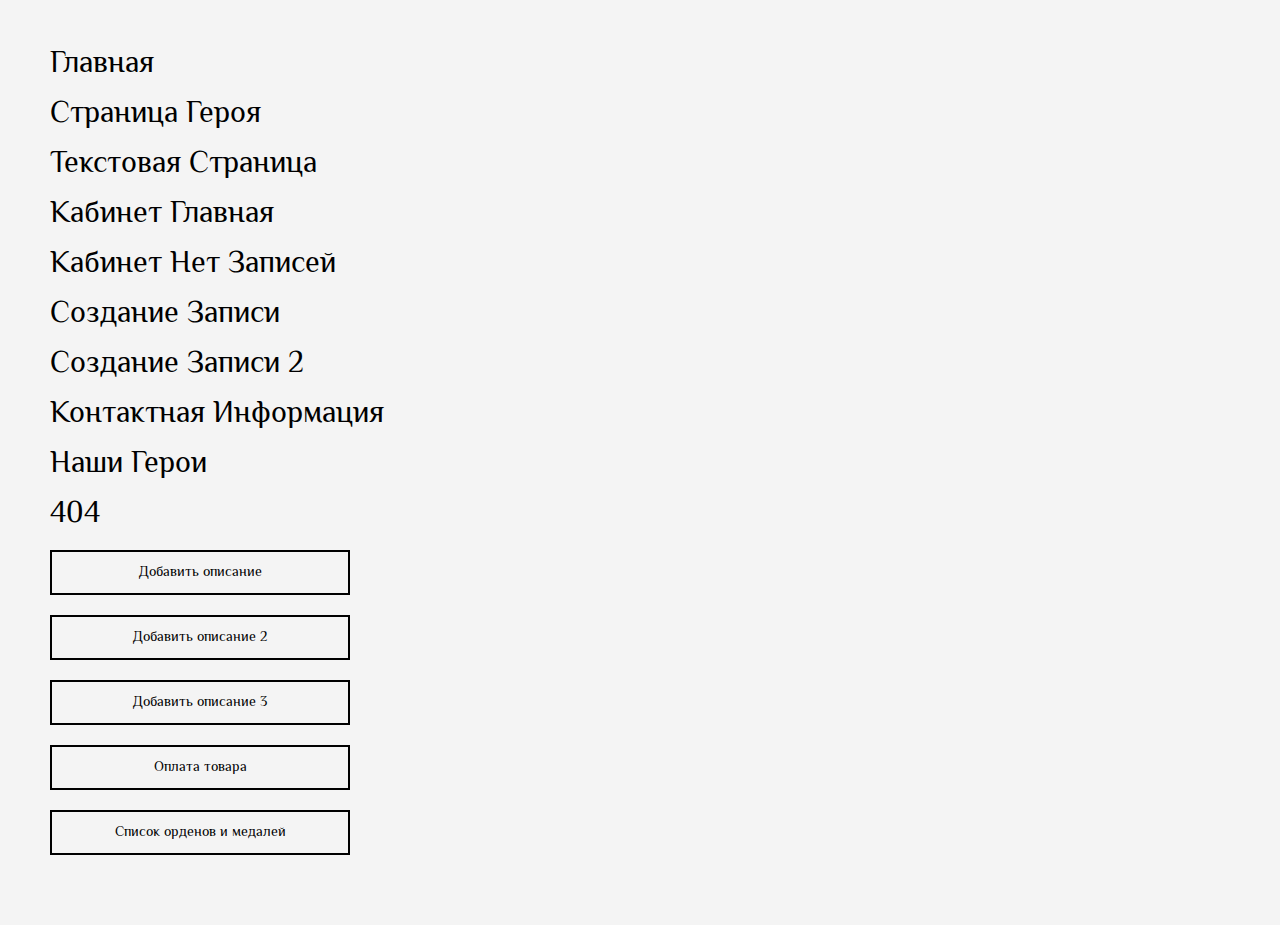
<file: nav.html>
<!DOCTYPE html>
<html lang="ru">

<head>
    <meta charset="UTF-8">
    <meta name="viewport" content="width=device-width, initial-scale=1.0">
    <meta name="description" content="">
    <meta name="keywords" content="">
    <link rel="stylesheet" href="css/swiper-bundle.css">
    <link rel="stylesheet" href="css/fancybox.css">
    <link rel="stylesheet" href="css/style.min.css">
    <title>Главная</title>
</head>



<style>
    .wrapper a {
        font-size: 30px;
        text-transform: capitalize;
    }

    .wrapper button {
        margin-bottom: 25px;
        width: 300px;
        height: 45px;
    }
</style>

<body class="m-page">

    <div class="wrapper" style="padding: 50px;">
        <a href="index.html" style="display: block; margin-bottom: 20px;">
            Главная
        </a>
        <a href="hero-item.html" style="display: block; margin-bottom: 20px;">
            Страница героя
        </a>
        <a href="text-page.html" style="display: block; margin-bottom: 20px;">
            Текстовая страница
        </a>
        <a href="lk.html" style="display: block; margin-bottom: 20px;">
            Кабинет главная
        </a>
        <a href="lk-empty.html" style="display: block; margin-bottom: 20px;">
            Кабинет нет записей
        </a>
        <a href="create-note.html" style="display: block; margin-bottom: 20px;">
            Создание записи
        </a>
        <a href="create-note2.html" style="display: block; margin-bottom: 20px;">
            Создание записи 2
        </a>
        <a href="contact-info.html" style="display: block; margin-bottom: 20px;">
            Контактная информация
        </a>
        <a href="heroes.html" style="display: block; margin-bottom: 20px;">
            Наши герои
        </a>
        <a href="404.html" style="display: block; margin-bottom: 20px;">
            404
        </a>




        <button data-modal="senDocModal" style="border: 2px solid #000;margin-bottom: 20px;">
            Добавить описание
        </button>
        <button data-modal="senDocModal2" style="border: 2px solid #000;margin-bottom: 20px;">
            Добавить описание 2
        </button>
        <button data-modal="senDocModal3" style="border: 2px solid #000;margin-bottom: 20px;">
            Добавить описание 3
        </button>
        <button data-modal="payModal" style="border: 2px solid #000;margin-bottom: 20px;">
            Оплата товара
        </button>
        <button data-modal="medalModal" style="border: 2px solid #000;margin-bottom: 20px;">
            Список орденов и медалей
        </button>

    </div>







    <div class="modal" id="senDocModal">
        <div class="modal__bg modal-bg _close-modal"></div>
        <div class="modal__dialog">
            <button class="modal__close _close-modal">
                <img class="_view1" src="img/close2.svg" alt="">
                <img class="_view2" src="img/back.svg" alt="">
                <span class="_view2">Вернуться</span>
            </button>
            <div class="modal__title">
                Добавить описание
            </div>

            <form action="" class="modal-form">
                <div class="modal-form__fields">
                    <div class="file-input">
                        <img src="img/file.svg" alt="" class="file-input__img">
                        <div class="file-input__text">
                            <div class="file-input__title text18 bold-text">
                                Загрузите документ
                            </div>
                            <div class="file-input__desc text14 opacity-70">
                                Перетащите со своего пк фаил в формате: PDF, <br> Jpeg, PNG фаил должен весить не более 10 мб
                            </div>
                        </div>
                        <button class="file-input__btn">
                            <span>Загрузить документ </span>
                            <img src="img/plus3.svg" alt="">
                        </button>
                    </div>
                    <div class="fg fg-dynamic _full">
                        <input type="text">
                        <label>Название документа</label>
                    </div>
                    <div class="fg fg-dynamic _full">
                        <textarea></textarea>
                        <label>Описание к документу</label>
                    </div>
                </div>
                <div class="modal-form__bottom">
                    <button disabled class="m-btn m-btn-medium m-btn-brown">
                        <span>Добавить документ</span>
                    </button>
                </div>
            </form>
        </div>
    </div>

    <div class="modal" id="senDocModal2">
        <div class="modal__bg modal-bg _close-modal"></div>
        <div class="modal__dialog">
            <button class="modal__close _close-modal">
                <img class="_view1" src="img/close2.svg" alt="">
                <img class="_view2" src="img/back.svg" alt="">
                <span class="_view2">Вернуться</span>
            </button>
            <div class="modal__title">
                Добавить описание
            </div>

            <form action="" class="modal-form">
                <div class="modal-form__fields">
                    <div class="file-input _error">
                        <img src="img/file.svg" alt="" class="file-input__img">
                        <div class="file-input__text">
                            <div class="file-input__title text18 bold-text">
                                Не подходящий фаил
                            </div>
                            <div class="file-input__desc text14 opacity-70">
                                Ошибка загрузки файла, К размещению подходят фото со следующими параметрами: Форматы: jpg, jpeg, png. Максимальный размер 1200х1600px, минимальный 400х600px. Вес изображения не более 10мб
                            </div>
                        </div>
                        <button class="file-input__btn">
                            <span>Загрузить документ </span>
                            <img src="img/plus3.svg" alt="">
                        </button>
                    </div>
                    <div class="fg fg-dynamic _error _full">
                        <input type="text">
                        <label>Название документа</label>
                    </div>
                    <div class="fg fg-dynamic _full">
                        <textarea></textarea>
                        <label>Описание к документу</label>
                    </div>
                </div>
                <div class="modal-form__bottom">
                    <button disabled class="m-btn m-btn-medium m-btn-brown">
                        <span>Добавить документ</span>
                    </button>
                </div>
            </form>
        </div>
    </div>

    <div class="modal" id="senDocModal3">
        <div class="modal__bg modal-bg _close-modal"></div>
        <div class="modal__dialog">
            <button class="modal__close _close-modal">
                <img class="_view1" src="img/close2.svg" alt="">
                <img class="_view2" src="img/back.svg" alt="">
                <span class="_view2">Вернуться</span>
            </button>
            <div class="modal__title">
                Добавить описание
            </div>

            <form action="" class="modal-form">
                <div class="modal-form__fields">
                    <div class="file-input">
                        <img src="img/doc5.webp" alt="" class="file-input__img">
                        <div class="file-input__text">
                            <div class="file-input__title text18 bold-text">
                                af6zI5pwlsA.jpeg
                            </div>
                        </div>
                        <div class="file-input__nav">
                            <button class="file-input__change">
                                Заменить документ
                            </button>
                            <button class="file-input__delete">
                                Удалить
                            </button>
                        </div>
                    </div>
                    <div class="fg fg-dynamic _full">
                        <input type="text">
                        <label>Название документа</label>
                    </div>
                    <div class="fg fg-dynamic _full">
                        <textarea></textarea>
                        <label>Описание к документу</label>
                    </div>
                </div>
                <div class="modal-form__bottom">
                    <button class="m-btn m-btn-medium m-btn-brown">
                        <span>Добавить документ</span>
                    </button>
                </div>
            </form>
        </div>
    </div>

    <div class="modal" id="payModal">
        <div class="modal__bg modal-bg _close-modal"></div>
        <div class="modal__dialog">
            <button class="modal__close _close-modal">
                <img class="_view1" src="img/close2.svg" alt="">
                <img class="_view2" src="img/back.svg" alt="">
                <span class="_view2">Вернуться</span>
            </button>
            <div class="modal__title2 h2">
                Оплата товара
            </div>


            <form action="" class="pay-form">
                <div class="pay-form__group">
                    <div class="pay-form__title text24 bold-text opacity-70">
                        Адрес доставки
                    </div>
                    <div class="pay-form__fields">
                        <div class="fg fg-dynamic">
                            <input type="text">
                            <label>Страна</label>
                        </div>
                        <div class="fg fg-dynamic">
                            <input type="text">
                            <label>Город</label>
                        </div>
                        <div class="fg fg-dynamic _full">
                            <input type="text">
                            <label>Адрес доставки (улица, дом, № подъезда, квартира)</label>
                        </div>
                    </div>
                </div>
                <div class="pay-form__group">
                    <div class="pay-form__title text24 bold-text opacity-70">
                        Контакты
                    </div>
                    <div class="pay-form__fields">
                        <div class="fg fg-dynamic _full">
                            <input type="text">
                            <label>Ваш телефон</label>
                        </div>
                    </div>
                </div>
                <div class="pay-form__bottom">
                    <div class="pay-form__hint">
                        Принятия <a href="">условии договора</a>
                    </div>
                    <div class="m-check">
                        <input type="checkbox">
                        <label>
                            <span>Принимаю условия</span>
                        </label>
                    </div>
                    <button class="pay-form__btn m-btn m-btn-medium m-btn-brown">
                        <span>Перейти к оплате</span>
                    </button>
                </div>
            </form>
        </div>
    </div>

    <div class="modal medal-modal" id="medalModal">
        <div class="modal__bg modal-bg _close-modal"></div>
        <div class="modal__dialog">
            <button class="modal__close _close-modal">
                <img class="_view1" src="img/close2.svg" alt="">
                <img class="_view2" src="img/back.svg" alt="">
                <span class="_view2">Вернуться</span>
            </button>
            <div class="modal__title">
                Список орденов и медалей
            </div>

            <div class="medal-modal__inner">
                <div class="medal-modal__search">
                    <div class="fg">
                        <input type="text" placeholder="Введите название медали">
                    </div>
                </div>
                <div class="medal-modal__content">
                    <div class="medal-modal__items">
                        <div data-img-src="img/medal.webp" class="medal-modal__item m-check">
                            <input type="checkbox">
                            <label>
                                <span>Медаль «XX лет Рабоче-Крестьянской Красной Армии»</span>
                            </label>
                        </div>
                        <div data-img-src="img/medal2.webp" class="medal-modal__item m-check">
                            <input type="checkbox">
                            <label>
                                <span>Медаль “За отвагу”</span>
                            </label>
                        </div>
                        <div data-img-src="img/medal3.webp" class="medal-modal__item m-check">
                            <input type="checkbox">
                            <label>
                                <span>Медаль “За боевые заслуги”</span>
                            </label>
                        </div>
                        <div data-img-src="img/medal4.webp" class="medal-modal__item m-check">
                            <input type="checkbox">
                            <label>
                                <span>Медаль “За трудовую доблесть”</span>
                            </label>
                        </div>
                        <div data-img-src="img/medal5.webp" class="medal-modal__item m-check">
                            <input type="checkbox">
                            <label>
                                <span>Медаль “За трудовое отличие”</span>
                            </label>
                        </div>
                        <div data-img-src="img/medal6.webp" class="medal-modal__item m-check">
                            <input type="checkbox">
                            <label>
                                <span>Медаль “Золотая звезда”</span>
                            </label>
                        </div>
                        <div data-img-src="img/medal.webp" class="medal-modal__item m-check">
                            <input type="checkbox">
                            <label>
                                <span>Медаль “Серп и молот”</span>
                            </label>
                        </div>
                        <div data-img-src="img/medal2.webp" class="medal-modal__item m-check">
                            <input type="checkbox">
                            <label>
                                <span>Медаль “Серп и молот”</span>
                            </label>
                        </div>
                        <div data-img-src="img/medal3.webp" class="medal-modal__item m-check">
                            <input type="checkbox">
                            <label>
                                <span>Медаль “Серп и молот”</span>
                            </label>
                        </div>
                        <div data-img-src="img/medal4.webp" class="medal-modal__item m-check">
                            <input type="checkbox">
                            <label>
                                <span>Медаль “Серп и молот”</span>
                            </label>
                        </div>
                        <div data-img-src="img/medal5.webp" class="medal-modal__item m-check">
                            <input type="checkbox">
                            <label>
                                <span>Медаль “Серп и молот”</span>
                            </label>
                        </div>
                        <div data-img-src="img/medal6.webp" class="medal-modal__item m-check">
                            <input type="checkbox">
                            <label>
                                <span>Медаль “Серп и молот”</span>
                            </label>
                        </div>
                    </div>
                    <div class="medal-modal__img">
                        <div class="medal-card__img">
                            <img src="img/medal.webp" alt="">
                        </div>
                    </div>
                </div>
                <div class="doc-field__uploaded">
                    <div class="uploaded-medal">
                        <div class="uploaded-medal__title">Медаль “За оборону Ленинграда”</div>
                        <button class="uploaded-medal__remove">
                            <svg width="10" height="11" viewBox="0 0 10 11" fill="none" xmlns="http://www.w3.org/2000/svg">
                                <path d="M8.99997 1.50003L1 9.5M0.999966 1.5L8.99993 9.49997" stroke="#1C274C" stroke-width="2" stroke-linecap="round" />
                            </svg>
                        </button>
                    </div>
                    <div class="uploaded-medal">
                        <div class="uploaded-medal__title">Медаль “Серп и молот”</div>
                        <button class="uploaded-medal__remove">
                            <svg width="10" height="11" viewBox="0 0 10 11" fill="none" xmlns="http://www.w3.org/2000/svg">
                                <path d="M8.99997 1.50003L1 9.5M0.999966 1.5L8.99993 9.49997" stroke="#1C274C" stroke-width="2" stroke-linecap="round" />
                            </svg>
                        </button>
                    </div>
                    <div class="uploaded-medal">
                        <div class="uploaded-medal__title">Медаль “За оборону Ленинграда”</div>
                        <button class="uploaded-medal__remove">
                            <svg width="10" height="11" viewBox="0 0 10 11" fill="none" xmlns="http://www.w3.org/2000/svg">
                                <path d="M8.99997 1.50003L1 9.5M0.999966 1.5L8.99993 9.49997" stroke="#1C274C" stroke-width="2" stroke-linecap="round" />
                            </svg>
                        </button>
                    </div>
                    <div class="uploaded-medal">
                        <div class="uploaded-medal__title">Медаль “Золотая звезда”</div>
                        <button class="uploaded-medal__remove">
                            <svg width="10" height="11" viewBox="0 0 10 11" fill="none" xmlns="http://www.w3.org/2000/svg">
                                <path d="M8.99997 1.50003L1 9.5M0.999966 1.5L8.99993 9.49997" stroke="#1C274C" stroke-width="2" stroke-linecap="round" />
                            </svg>
                        </button>
                    </div>
                    <div class="uploaded-medal">
                        <div class="uploaded-medal__title">Медаль “За оборону Севастополя”</div>
                        <button class="uploaded-medal__remove">
                            <svg width="10" height="11" viewBox="0 0 10 11" fill="none" xmlns="http://www.w3.org/2000/svg">
                                <path d="M8.99997 1.50003L1 9.5M0.999966 1.5L8.99993 9.49997" stroke="#1C274C" stroke-width="2" stroke-linecap="round" />
                            </svg>
                        </button>
                    </div>
                </div>
                <div class="medal-modal__nav">
                    <button class="medal-modal__btn m-btn m-btn-medium m-btn-brown">
                        <span>Добавить медали</span>
                    </button>
                </div>
            </div>
        </div>
    </div>

    <!--  -->
    <script src="js/swiper-bundle.js"></script>
    <script src="js/fancybox.umd.js"></script>
    <script src="js/particles.min.js"></script>
    <script src="js/main.min.js"></script>

</body>

</html>
</file>
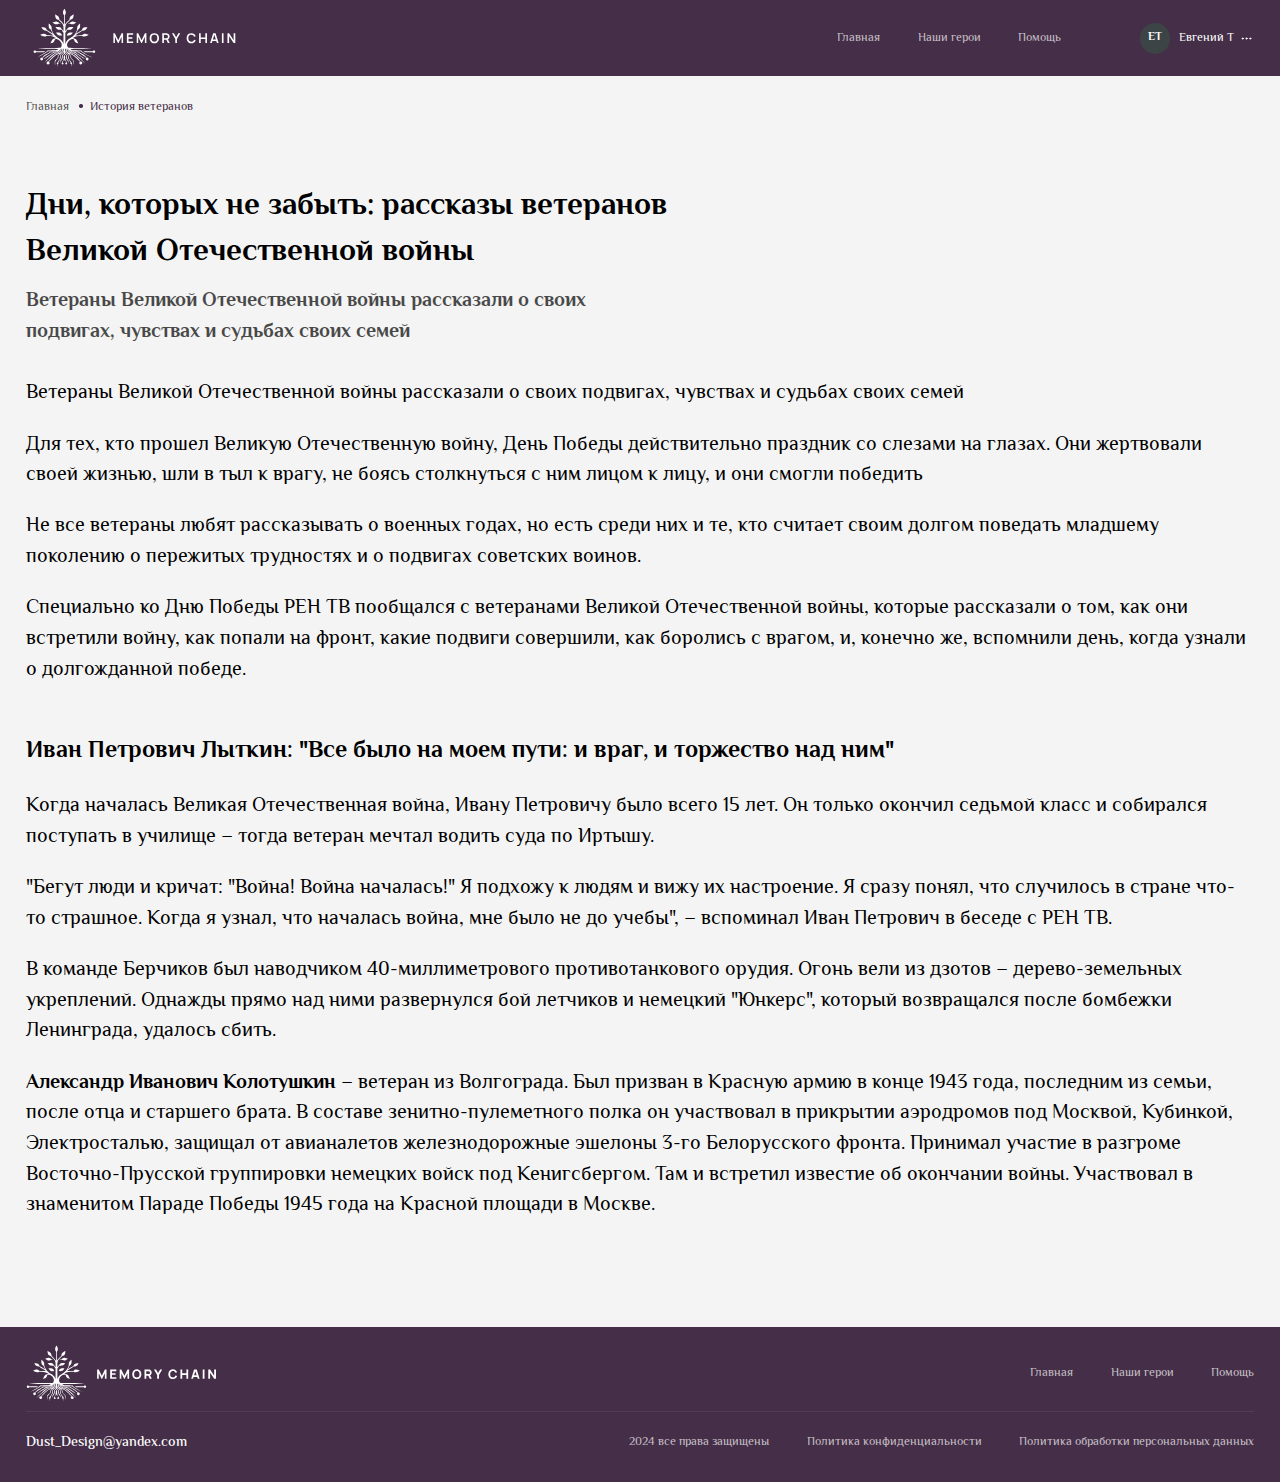
<file: text-page.html>
<!DOCTYPE html>
<html lang="ru">

<head>
    <meta charset="UTF-8">
    <meta name="viewport" content="width=device-width, initial-scale=1.0">
    <meta name="description" content="">
    <meta name="keywords" content="">
    <link rel="stylesheet" href="css/swiper-bundle.css">
    <link rel="stylesheet" href="css/fancybox.css">
    <link rel="stylesheet" href="css/style.min.css">
    <title>Текстовая страница</title>
</head>


<body class="m-page">
    <div class="wrapper">
        <header class="header">
            <div class="container">
                <div class="header__inner">
                    <a href="" class="header__logo">
                        <img src="img/logo3.svg" alt="">
                    </a>

                    <div class="menu">
                        <div class="menu__top">
                            <a href="" class="menu__link">


                                <div class="avatar _bg">
                                    <div class="avatar__text">ЕТ</div>
                                </div>
                                <span class="text14">
                        Евгений Викторович
                    </span>
                            </a>
                        </div>
                        <div class="menu__bottom">
                            <nav class="nav">
                                <a href="" class="nav__link">
                                    <img src="img/menu-icon.svg" alt="">
                                    <span>Главная</span>
                                </a>
                                <a href="" class="nav__link">
                                    <img src="img/menu-icon2.svg" alt="">
                                    <span>Наши герои</span>
                                </a>
                                <a href="" class="nav__link">
                                    <img src="img/menu-icon3.svg" alt="">
                                    <span>Помощь</span>
                                </a>
                            </nav>


                            <div class="header-user">
                                <a href="" class="header-user__info">
                                    <div class="avatar">
                                        <div class="avatar__text">ЕТ</div>
                                    </div>
                                    <div class="header-user__name text14">
                                        Евгений Т
                                    </div>
                                </a>
                                <button class="header-user__btn">
                                    <img src="img/dots.svg" alt="">
                                </button>
                                <div class="header-user__dropdown">
                                    <div class="header-user__links">
                                        <a href="" class="header-user__link">
                                            <img src="img/menu-icon4.svg" alt="">
                                            <span>Мои записи</span>
                                        </a>
                                        <a href="" class="header-user__link">
                                            <img src="img/menu-icon5.svg" alt="">
                                            <span>Мой профиль</span>
                                        </a>
                                    </div>
                                    <div class="header-user__bottom">
                                        <a href="" class="header-user__link">
                                            <img src="img/menu-icon6.svg" alt="">
                                            <span>Выйти из кабинета</span>
                                        </a>
                                    </div>
                                </div>
                            </div>

                        </div>
                    </div>

                    <button class="burger">
                        <img class="_view1" src="img/burger.svg" alt="">
                        <img class="_view2" src="img/burger2.svg" alt="">
                    </button>
                </div>
            </div>

        </header>
        <main class="content">

            <div class="hero-text">
                <div class="container">
                    <ul class="breadcrumbs">
                        <li><a href="">Главная</a></li>
                        <li><a>История ветеранов</a></li>
                    </ul>
                    <div class="breadcrumbs-mob">
                        <a href="" class="breadcrumbs-mob__back">
                            <img src="img/back.svg" alt="">
                            <span>Вернуться</span>
                        </a>
                    </div>
                    <div class="hero-text__top">
                        <h1 class="hero-text__title h2">
                            Дни, которых не забыть: рассказы ветеранов Великой Отечественной войны
                        </h1>
                        <div class="hero-text__desc text24 text18-tablet">
                            Ветераны Великой Отечественной войны рассказали о своих подвигах, чувствах и судьбах своих семей
                        </div>
                    </div>
                    <div class="hero-text__content text">
                        <p>Ветераны Великой Отечественной войны рассказали о своих подвигах, чувствах и судьбах своих семей</p>

                        <p>Для тех, кто прошел Великую Отечественную войну, День Победы действительно праздник со слезами на глазах. Они жертвовали своей жизнью, шли в тыл к врагу, не боясь столкнуться с ним лицом к лицу, и они смогли победить</p>
                        <p>Не все ветераны любят рассказывать о военных годах, но есть среди них и те, кто считает своим долгом поведать младшему поколению о пережитых трудностях и о подвигах советских воинов.</p>
                        <p>Специально ко Дню Победы РЕН ТВ пообщался с ветеранами Великой Отечественной войны, которые рассказали о том, как они встретили войну, как попали на фронт, какие подвиги совершили, как боролись с врагом, и, конечно же, вспомнили день, когда узнали о долгожданной победе. </p>

                        <hr>
                        <hr>

                        <h3>Иван Петрович Лыткин: "Все было на моем пути: и враг, и торжество над ним"</h3>
                        <p>Когда началась Великая Отечественная война, Ивану Петровичу было всего 15 лет. Он только окончил седьмой класс и собирался поступать в училище – тогда ветеран мечтал водить суда по Иртышу.</p>
                        <p>"Бегут люди и кричат: "Война! Война началась!" Я подхожу к людям и вижу их настроение. Я сразу понял, что случилось в стране что-то страшное. Когда я узнал, что началась война, мне было не до учебы", – вспоминал Иван Петрович в беседе с РЕН ТВ. </p>
                        <p>В команде Берчиков был наводчиком 40-миллиметрового противотанкового орудия. Огонь вели из дзотов – дерево-земельных укреплений. Однажды прямо над ними развернулся бой летчиков и немецкий "Юнкерс", который возвращался после бомбежки Ленинграда, удалось сбить.</p>
                        <p><b>Александр Иванович Колотушкин</b> – ветеран из Волгограда. Был призван в Красную армию в конце 1943 года, последним из семьи, после отца и старшего брата. В составе зенитно-пулеметного полка он участвовал в прикрытии аэродромов под Москвой, Кубинкой, Электросталью, защищал от авианалетов железнодорожные эшелоны 3-го Белорусского фронта. Принимал участие в разгроме Восточно-Прусской группировки немецких войск под Кенигсбергом. Там и встретил известие об окончании войны. Участвовал в знаменитом Параде Победы 1945 года на Красной площади в Москве.</p>
                    </div>
                </div>
            </div>

        </main>
        <footer class="footer">
            <div class="container">
                <div class="footer__inner">
                    <div class="footer__top">
                        <a href="" class="footer__logo">
                            <img src="img/logo.svg" alt="">
                        </a>
                        <div class="footer-nav">
                            <a href="" class="footer-nav__link">Главная</a>
                            <a href="" class="footer-nav__link">Наши герои</a>
                            <a href="" class="footer-nav__link">Помощь</a>
                        </div>
                    </div>
                    <div class="footer__bottom">
                        <a href="mailto:Dust_Design@yandex.com" class="footer__email">
                            Dust_Design@yandex.com
                        </a>
                        <div class="footer-nav">
                            <div class="footer-nav__link">2024 все права защищены</div>
                            <a href="" class="footer-nav__link">Политика конфиденциальности</a>
                            <a href="" class="footer-nav__link">Политика обработки персональных данных</a>
                        </div>
                    </div>
                </div>
            </div>

        </footer>
    </div>

    <script src="js/swiper-bundle.js"></script>
    <script src="js/fancybox.umd.js"></script>
    <script src="js/particles.min.js"></script>
    <script src="js/main.min.js"></script>

</body>

</html>
</file>
<file: css/style.min.css>
@font-face{font-family:Radiotechnika;src:url(../fonts/Radiotechnika.ttf) format("ttf"),url(../fonts/Radiotechnika.eot) format("eot"),url(../fonts/Radiotechnika.woff) format("woff"),url(../fonts/Radiotechnika.woff2) format("woff2");font-weight:400;font-style:normal;font-display:swap}@font-face{font-family:"El Messiri";src:url(../fonts/ElMessiri-Regular.ttf) format("ttf"),url(../fonts/ElMessiri-Regular.eot) format("eot"),url(../fonts/ElMessiri-Regular.woff) format("woff"),url(../fonts/ElMessiri-Regular.woff2) format("woff2");font-weight:400;font-style:normal;font-display:swap}@font-face{font-family:"El Messiri";src:url(../fonts/ElMessiri-Medium.ttf) format("ttf"),url(../fonts/ElMessiri-Medium.eot) format("eot"),url(../fonts/ElMessiri-Medium.woff) format("woff"),url(../fonts/ElMessiri-Medium.woff2) format("woff2");font-weight:500;font-style:normal;font-display:swap}@font-face{font-family:"El Messiri";src:url(../fonts/ElMessiri-Bold.ttf) format("ttf"),url(../fonts/ElMessiri-Bold.eot) format("eot"),url(../fonts/ElMessiri-Bold.woff) format("woff"),url(../fonts/ElMessiri-Bold.woff2) format("woff2");font-weight:700;font-style:normal;font-display:swap}*,::after,::before{margin:0;padding:0;-webkit-box-sizing:border-box;box-sizing:border-box;-webkit-font-smoothing:antialiased!important;-webkit-tap-highlight-color:transparent;outline:0!important}h1,h2,h3,h4,h5,h6{font-weight:400}a,body,div,form,h1,h2,h3,h4,h5,li,p,ul{margin:0;padding:0;border:0;text-decoration:none;line-height:1}button,input,textarea{outline:0!important;-webkit-transition:.125s;-o-transition:.125s;transition:.125s;font-family:inherit}input:active,input[type=checkbox]:focus,input[type=file]:focus,input[type=radio]:focus,input[type=text]:focus{outline:0!important}::-webkit-input-placeholder{color:#222}::-moz-placeholder{color:#222}:-moz-placeholder{color:#222}:-ms-input-placeholder{color:#222}input::-webkit-inner-spin-button,input::-webkit-outer-spin-button{-webkit-appearance:none;margin:0}input[type=number]{-moz-appearance:textfield}html{height:100%;width:100%}svg{-ms-flex-negative:0;flex-shrink:0;height:auto}circle,path,rect,svg{-webkit-transition:.3s;-o-transition:.3s;transition:.3s}a{color:inherit;text-decoration:none;-webkit-transition:.3s;-o-transition:.3s;transition:.3s}a:focus,a:hover{text-decoration:none}li,ul{margin:0;padding:0;list-style:none}i{line-height:100%}fieldset{min-width:0;padding:0;margin:0;border:0}button{cursor:pointer;border:none;outline:0;-webkit-box-sizing:border-box;box-sizing:border-box;-webkit-transition:.3s;-o-transition:.3s;transition:.3s;background-color:inherit;font-size:1em}.swiper-button-next,.swiper-button-prev{z-index:2}.swiper-button-next::after,.swiper-button-prev::after{display:none}img{-webkit-user-select:none;-moz-user-select:none;-o-user-select:none;-ms-user-select:none;user-select:none;-ms-flex-negative:0;flex-shrink:0}html.fixed-body{overflow-y:hidden}.wrapper{min-height:100vh;display:-webkit-box;display:-ms-flexbox;display:flex;-webkit-box-orient:vertical;-webkit-box-direction:normal;-ms-flex-direction:column;flex-direction:column;-ms-flex-negative:0;flex-shrink:0}.content{-webkit-box-flex:1;-ms-flex-positive:1;flex-grow:1;display:-webkit-box;display:-ms-flexbox;display:flex;-webkit-box-orient:vertical;-webkit-box-direction:normal;-ms-flex-direction:column;flex-direction:column;width:100%}.m-page{-webkit-overflow-scrolling:touch;width:calc(100vw - (100vw - 100%));overflow-x:hidden;font-family:"El Messiri",sans-serif;font-weight:400;color:#000;background-color:#f4f4f4;font-size:calc(1500px * (16 / 1500))}@media screen and (max-width:1500px){.m-page{font-size:calc(100vw * (16 / 1500))}}.m-page.fixed-body,.m-page.fixed-body2{overflow-y:hidden;padding-right:var(--scrollWidth)}.container{max-width:1500px;width:100%;margin:0 auto;padding:0 1.875em}a:hover{color:#452e47}@media screen and (max-width:992px){.m-page{font-size:calc(100vw * (16 / 768))}.container{padding:0 1em}}@media screen and (max-width:576px){.m-page{font-size:calc(100vw * (16 / 430))}}.h1{font-size:6em;letter-spacing:.14em;font-family:Radiotechnika,sans-serif;text-transform:uppercase}.h2{font-size:2.25em;line-height:150%;font-weight:700}.h3{font-size:1.75em;line-height:161%;font-family:Radiotechnika,sans-serif}.text28{font-size:1.75em;line-height:155%}.text24{font-size:1.5em;line-height:120%}.text20{font-size:1.25em;line-height:120%}.text19{font-size:1.1875em;line-height:120%}.text18{font-size:1.125em;line-height:133%}.text17{font-size:1.0625em;line-height:120%}.text16{font-size:1em;line-height:150%}.text15{font-size:.9375em;line-height:120%}.text14{font-size:.875em;line-height:170%}.text13{font-size:.8125em;line-height:120%}.text12{font-size:.75em;line-height:120%}.text11{font-size:.6875em;line-height:120%}.text10{font-size:.625em;line-height:120%}.extra-bold-text{font-weight:800}.bold-text{font-weight:700}.semi-bold-text{font-weight:600}.medium-text{font-weight:500}.regular-text{font-weight:400}.light-text{font-weight:300}.caps-text{text-transform:uppercase}.text-center{text-align:center}.lh150{line-height:150%}.font1{font-family:"El Messiri",sans-serif}.font2{font-family:Radiotechnika,sans-serif}.m-btn{display:-webkit-box;display:-ms-flexbox;display:flex;-webkit-box-align:center;-ms-flex-align:center;align-items:center;-webkit-box-pack:center;-ms-flex-pack:center;justify-content:center;-webkit-transition:.225s ease-out;-o-transition:.225s ease-out;transition:.225s ease-out;padding:0 2.75em;height:5em;border-radius:31.25em;font-weight:700}.m-btn:focus{-webkit-box-shadow:none;box-shadow:none}.m-btn span{font-size:1.25em}.m-btn-brown{background-color:#ad8d81;color:#fff;position:relative;overflow:hidden}.m-btn-brown._no-shadow:before{display:none}.m-btn-brown:before{content:'';position:absolute;top:50%;left:50%;-webkit-transform:translate(-50%,-50%);-ms-transform:translate(-50%,-50%);transform:translate(-50%,-50%);background-image:url(../img/btn-ellipse.svg);width:12.5em;height:2.6875em;background-size:100% auto;background-repeat:no-repeat;background-position:center;-webkit-filter:blur(40px);filter:blur(40px);pointer-events:none;-webkit-transition:.3s;-o-transition:.3s;transition:.3s}.m-btn-brown span{position:relative;z-index:2}.m-btn-brown:hover:before{-webkit-filter:blur(28px);filter:blur(28px)}.m-btn-brown:active{background-color:rgba(173,141,129,.7)}.m-btn-brown:active:before{-webkit-filter:blur(40px);filter:blur(40px)}.m-btn-brown:disabled{background-color:rgba(173,141,129,.25);color:rgba(255,255,255,.4)}.m-btn-brown:disabled:before{opacity:0}.m-btn-white-outline{font-weight:400;border:1px solid #fff;background:rgba(243,239,236,.14);color:#fff}.m-btn-white-outline:hover{background:rgba(243,239,236,.36);color:#fff}.m-btn-white-outline:active{background:rgba(243,239,236,.14);color:#fff}.m-btn-white-outline:disabled{border-color:rgba(255,255,255,.25);color:rgba(255,255,255,.4)}.m-btn-purple{background-color:#412c43;color:#fff}.m-btn-purple:hover{background-color:#5a3e5c;color:#fff}.m-btn-purple:active{background-color:#412c43;color:#fff}.m-btn-purple:disabled{background-color:rgba(65,44,67,.25);color:rgba(255,255,255,.4)}.m-btn-text-white{color:#fff}.m-btn-text-white:hover{color:#ad8d81}@media screen and (max-width:992px){.h1{font-size:3.5em}.h3{font-size:1.5em;line-height:187%}.text24-tablet{font-size:1.5em}.text20-tablet{font-size:1.25em}.text19-tablet{font-size:1.1875em}.text18-tablet{font-size:1.125em}.text17-tablet{font-size:1.0625em}.text16-tablet{font-size:1em}.text15-tablet{font-size:.9375em}.text14-tablet{font-size:.875em}.text13-tablet{font-size:.8125em}.text12-tablet{font-size:.75em}.text11-tablet{font-size:.6875em}.text10-tablet{font-size:.625em}.m-btn{height:4em;padding:0 2.125em}.m-btn span{font-size:1em}}.m-btn-medium{padding:0 1.375em;height:3em}.m-btn-medium span{font-size:.875em}.fg{position:relative;margin:0}.fg label{display:block;font-size:.875em;line-height:170%;margin-bottom:.375em;color:rgba(0,0,0,.7)}.fg .nice-select,.fg input,.fg textarea{border-radius:1em;border:1px solid rgba(69,46,71,.25);padding:0 1.57em;height:4.71em;width:100%;font-size:.875em;background-color:rgba(68,46,70,.1);color:#000}.fg .nice-select::-webkit-input-placeholder,.fg input::-webkit-input-placeholder,.fg textarea::-webkit-input-placeholder{color:rgba(0,0,0,.7)}.fg .nice-select::-moz-placeholder,.fg input::-moz-placeholder,.fg textarea::-moz-placeholder{color:rgba(0,0,0,.7)}.fg .nice-select:-ms-input-placeholder,.fg input:-ms-input-placeholder,.fg textarea:-ms-input-placeholder{color:rgba(0,0,0,.7)}.fg .nice-select::-ms-input-placeholder,.fg input::-ms-input-placeholder,.fg textarea::-ms-input-placeholder{color:rgba(0,0,0,.7)}.fg .nice-select::placeholder,.fg input::placeholder,.fg textarea::placeholder{color:rgba(0,0,0,.7)}.fg textarea{padding-bottom:1.19em;height:16.35em;resize:vertical}.fg__field{position:relative}.fg._error label{color:#fc3f1d}.fg._error input,.fg._error textarea{border-color:#fc3f1d;color:#fc3f1d;background-color:rgba(248,72,72,.2)}.fg._error input::-webkit-input-placeholder,.fg._error textarea::-webkit-input-placeholder{color:#fc3f1d}.fg._error input::-moz-placeholder,.fg._error textarea::-moz-placeholder{color:#fc3f1d}.fg._error input:-ms-input-placeholder,.fg._error textarea:-ms-input-placeholder{color:#fc3f1d}.fg._error input::-ms-input-placeholder,.fg._error textarea::-ms-input-placeholder{color:#fc3f1d}.fg._error input::placeholder,.fg._error textarea::placeholder{color:#fc3f1d}.fg._error .fg__error-text{display:block}.fg__error-text{margin-top:.375em;color:#452e47;display:none}.fg-dynamic label{position:absolute;top:1.62em;left:1.57em;-webkit-transition:.2s;-o-transition:.2s;transition:.2s;pointer-events:none}.fg-dynamic input,.fg-dynamic select,.fg-dynamic textarea{line-height:150%;padding-top:2.2em}.fg-dynamic input._filled~label,.fg-dynamic input:focus~label,.fg-dynamic select._filled~label,.fg-dynamic select:focus~label,.fg-dynamic textarea._filled~label,.fg-dynamic textarea:focus~label{top:1em;left:1.83em;font-size:.75em}.pass-toggle{position:absolute;bottom:1.3125em;right:1.375em;width:1.5em;height:1.5em;display:-webkit-box;display:-ms-flexbox;display:flex;-webkit-box-align:center;-ms-flex-align:center;align-items:center;-webkit-box-pack:center;-ms-flex-pack:center;justify-content:center}.pass-toggle img{width:100%;position:absolute;top:50%;left:50%;-webkit-transform:translate(-50%,-50%);-ms-transform:translate(-50%,-50%);transform:translate(-50%,-50%)}.pass-toggle ._view2,.pass-toggle._active ._view1{opacity:0}.pass-toggle._active ._view2{opacity:1}.file-input,.filter-select__option,.m-check,.m-radio,.m-switch{position:relative}.file-input input,.filter-select__option input,.m-check input,.m-radio input,.m-switch input{position:absolute;opacity:0;width:100%;height:100%;left:0;top:0;z-index:2;cursor:pointer}.m-check label,.m-radio label{position:relative;cursor:pointer;display:-webkit-box;display:-ms-flexbox;display:flex;-webkit-box-align:center;-ms-flex-align:center;align-items:center;padding-left:2em;min-height:1.5em;color:rgba(0,0,0,.7)}.m-check label span,.m-radio label span{font-size:.875em;line-height:140%}.m-check label:after,.m-check label:before,.m-radio label:after,.m-radio label:before{pointer-events:none}.m-check label:before,.m-radio label:before{content:'';position:absolute;z-index:1;left:0;top:50%;-webkit-transform:translateY(-50%);-ms-transform:translateY(-50%);transform:translateY(-50%);border:1px solid rgba(69,46,71,.25);width:1.5em;height:1.5em;background-size:0 auto;background-repeat:no-repeat;background-position:center;-webkit-transition:none;-o-transition:none;transition:none;background-color:rgba(69,46,71,.02);border-radius:50%}.m-check label a,.m-radio label a{text-decoration:underline;position:relative;z-index:2}.m-check input:checked+label::before{background-color:#452e47;border-color:#452e47;background-size:.9375em auto}.m-check label:before{background-image:url(../img/check.svg)}.m-check._gray label{color:#787878}.m-radio input:checked~label:before{border:none;background-size:100% auto}.m-radio label:before{border-radius:50%;background-image:url(../img/radio.svg)}.m-radio label span{display:block;line-height:157%;color:#5b626c;margin-top:.125em}.m-switch{display:-webkit-box;display:-ms-flexbox;display:flex}.m-switch label{width:2.1875em;height:1.25em;border-radius:6.25em;background-color:rgba(69,46,71,.14);display:-webkit-box;display:-ms-flexbox;display:flex;-webkit-box-align:center;-ms-flex-align:center;align-items:center;padding:0 .125em;-webkit-transition:.3s;-o-transition:.3s;transition:.3s}.m-switch label:before{content:'';-webkit-transition:inherit;-o-transition:inherit;transition:inherit;width:1em;height:1em;border-radius:50%;background-color:#ad8d81;background-image:url(../img/man.svg);background-size:0 auto;background-repeat:no-repeat;background-position:center}.m-switch input:checked~label:before{background-color:#452e47;-webkit-transform:translateX(.9375em);-ms-transform:translateX(.9375em);transform:translateX(.9375em);background-size:.875em auto}.file-input{padding:6.625em 4.5em;border:1px dashed rgba(69,46,71,.25);border-radius:.875em;background:rgba(69,46,71,.02);display:-webkit-box;display:-ms-flexbox;display:flex;-webkit-box-orient:vertical;-webkit-box-direction:normal;-ms-flex-direction:column;flex-direction:column;-webkit-box-align:center;-ms-flex-align:center;align-items:center}.file-input._error .file-input__title{color:#fc3f1d}.file-input__img{width:8em;height:8em;-o-object-fit:cover;object-fit:cover;border-radius:.875em}.file-input__text{text-align:center;margin-top:1.25em;display:grid;grid-template-columns:100%;gap:.5em}.file-input__btn{display:-webkit-box;display:-ms-flexbox;display:flex;-webkit-box-align:center;-ms-flex-align:center;align-items:center;margin-top:1em;color:rgba(0,0,0,.7)}.file-input__btn span{font-size:.875em;text-decoration:underline}.file-input__btn img{width:1.125em;margin-left:.375em}.file-input__nav{margin-top:1em;display:-webkit-box;display:-ms-flexbox;display:flex;-webkit-box-orient:vertical;-webkit-box-direction:normal;-ms-flex-direction:column;flex-direction:column;-webkit-box-align:center;-ms-flex-align:center;align-items:center}.file-input__change,.file-input__delete{font-size:.875em;line-height:150%}.file-input__change{color:rgba(0,0,0,.7)}.file-input__change:hover{color:#000}.file-input__delete{color:#fc3f1d;margin-top:.5em}@media screen and (max-width:576px){.text14-mob{font-size:.875em}.file-input{padding:2.125em 1.5em}}.pagination{margin-top:3.75em}.pagination__items{display:-webkit-box;display:-ms-flexbox;display:flex;-webkit-box-pack:center;-ms-flex-pack:center;justify-content:center}.pagination__item{height:3.625em;min-width:3.625em;padding:0 1.25em;border-radius:.25em;border:1px solid #000;display:-webkit-box;display:-ms-flexbox;display:flex;-webkit-box-align:center;-ms-flex-align:center;align-items:center;-webkit-box-pack:center;-ms-flex-pack:center;justify-content:center;margin:0 .3125em;font-weight:500}.pagination__item svg{width:1.0625em;height:auto}.pagination__item._active{pointer-events:none}.pagination__item._active,.pagination__item:hover{color:#fff;background-color:#000;border-color:#000}.pagination__item._active path,.pagination__item:hover path{fill:#fff}.pagination__item._btn{padding:0 1.5em}@media screen and (max-width:992px){.pagination{margin-top:1.875em}}@media screen and (max-width:576px){.pagination{margin-top:1.56em}.pagination ._hide-tablet{display:none}.pagination ._btn{width:2.8125em;padding:0}.pagination__item{height:2.8125em;min-width:2.8125em;padding:0 .875em}.pagination__item span{font-size:.875em}}.tabs{display:-webkit-box;display:-ms-flexbox;display:flex}.tab{height:3.5625em;padding:0 1.56em;display:-webkit-box;display:-ms-flexbox;display:flex;-webkit-box-align:center;-ms-flex-align:center;align-items:center;position:relative;text-transform:uppercase;font-weight:700;color:rgba(0,0,0,.8);-webkit-transition:.3s;-o-transition:.3s;transition:.3s}.tab:not(:last-child){margin:0 .94em 0 0}.tab:before{content:'';position:absolute;width:100%;height:2px;left:0;bottom:0;background-color:#452e47;opacity:0;-webkit-transition:inherit;-o-transition:inherit;transition:inherit}.tab span{font-size:.875em;line-height:120%}.tab:hover{background:#fbfbfb;cursor:pointer}.tab._active{background:#fbfbfb;pointer-events:none}.tab._active:before{opacity:1}.tab-content{display:none}.tab-content._active{display:block}.grid{display:grid;gap:1em;grid-template-columns:100%}.grid2{grid-template-columns:repeat(2,calc(50% - .5em))}.grid3{grid-template-columns:repeat(3,calc(100% / 3 - 2em / 3))}.grid4{grid-template-columns:repeat(4,calc(25% - 3em / 4))}.grid5{grid-template-columns:repeat(5,calc(20% - 4em / 5))}.grid6{grid-template-columns:repeat(6,calc(100% / 6 - 5em / 6))}@media screen and (max-width:992px){.grid-tablet{grid-template-columns:100%}.grid-tablet2{grid-template-columns:repeat(2,calc(50% - .5em))}.grid-tablet3{grid-template-columns:repeat(3,calc(100% / 3 - 2em / 3))}}@media screen and (max-width:576px){.grid-mob{grid-template-columns:100%}.grid-mob2{grid-template-columns:repeat(2,calc(50% - .5em))}}.opacity-70{opacity:.7}.m-backdrop{position:relative}.m-backdrop:after{content:'';position:absolute;top:0;left:0;width:100%;height:100%;background:rgba(0,0,0,.1);pointer-events:none;border-radius:inherit}._scale-img{overflow:hidden}._scale-img:hover img{-webkit-transform:scale(1.05);-ms-transform:scale(1.05);transform:scale(1.05)}._scale-img img{-webkit-transition:.6s;-o-transition:.6s;transition:.6s}.breadcrumbs{padding:1.5em 0 4.875em}.breadcrumbs:last-child{margin-bottom:0}.breadcrumbs li{color:rgba(0,0,0,.7);position:relative;display:inline}.breadcrumbs li:not(:first-child){margin-left:1.25em}.breadcrumbs li:not(:first-child):before{content:'';position:absolute;z-index:1;top:.625em;right:100%;margin-right:.5em;width:.25em;height:.25em;border-radius:50%;background-color:#452e47}.breadcrumbs li:last-child{pointer-events:none;color:#452e47}.breadcrumbs a{font-size:.875em;line-height:170%}.breadcrumbs-mob{display:none}@media screen and (max-width:992px){.breadcrumbs{display:none}.breadcrumbs-mob{display:-webkit-box;display:-ms-flexbox;display:flex;padding:1.5em 0 2.5em}.breadcrumbs-mob__back{color:rgba(0,0,0,.7);font-weight:700;display:-webkit-box;display:-ms-flexbox;display:flex;-webkit-box-align:center;-ms-flex-align:center;align-items:center}.breadcrumbs-mob__back img{width:1.5em;margin-right:.25em}.breadcrumbs-mob__back span{font-size:1em;line-height:150%}}.modal-bg{position:fixed;top:0;left:0;width:100%;height:calc(100 * var(--vh));background-color:#452e47;opacity:.6}.modal{position:fixed;left:0;top:0;width:100%;height:calc(100 * var(--vh));overflow-y:auto;z-index:80;opacity:0;pointer-events:none;padding:1em 0;text-align:center}.modal:after{content:'';display:inline-block;height:100%;vertical-align:middle;margin-right:-4px}.modal__dialog{text-align:left;vertical-align:middle;background:#f4f4f4;width:52.6875em;max-width:calc(100% - 2em);position:relative;z-index:3;padding:2.5em 7em;border-radius:.875em;display:inline-block}.modal._active{opacity:1;pointer-events:unset}.modal._active .modal__bg{display:block}.modal__close{width:3em;display:-webkit-box;display:-ms-flexbox;display:flex;-webkit-box-align:center;-ms-flex-align:center;align-items:center;-webkit-box-pack:center;-ms-flex-pack:center;justify-content:center;position:absolute;right:2.5em;top:2.5em;opacity:.7}.modal__close:hover{opacity:1}.modal__close img{width:100%;display:block}.modal__close ._view2{display:none}.modal__title{font-size:1.5em;line-height:150%;font-weight:700}.modal-form{margin-top:1.5em}.modal-form__fields{display:grid;grid-template-columns:100%;gap:1.75em}.modal-form__bottom{display:-webkit-box;display:-ms-flexbox;display:flex;margin-top:2.5em}.pay-form,.pay-form__group{margin-top:2.5em}.pay-form__group:first-child{margin-top:0}.pay-form__fields{margin-top:1.5em;display:grid;grid-template-columns:repeat(2,calc(50% - .625em));gap:1.75em 1.25em}.pay-form__bottom{display:-webkit-box;display:-ms-flexbox;display:flex;-webkit-box-orient:vertical;-webkit-box-direction:normal;-ms-flex-direction:column;flex-direction:column;-webkit-box-align:start;-ms-flex-align:start;align-items:flex-start;padding:2.5em 0 0 1.375em}.pay-form__bottom .m-check{margin-top:1.5em}.pay-form__btn{margin-top:2.5em}.pay-form__hint{font-size:.875em;line-height:170%;font-weight:700}.pay-form__hint a{color:#2f50ff;text-decoration:underline}.medal-modal__search{margin-top:1.5em}.medal-modal__content{margin-top:3.75em;position:relative}.medal-modal__img{-webkit-transition:.3s;-o-transition:.3s;transition:.3s;opacity:0;pointer-events:none;position:absolute;height:23.375em;width:13em;right:2.375em;top:0}.medal-modal__img .medal-card__img{height:100%}.medal-modal__img._show{opacity:1;pointer-events:unset}.medal-modal__items{display:grid;grid-template-columns:100%;gap:1.875em;max-height:23.5em;overflow-y:auto}.medal-modal__items::-webkit-scrollbar{width:2px;height:2px}.medal-modal__items::-webkit-scrollbar-track{background:rgba(69,46,71,.1);border-radius:1px}.medal-modal__items::-webkit-scrollbar-thumb{background:#452e47;border-radius:1px}.medal-modal__item{max-width:22.25em;display:-webkit-inline-box;display:-ms-inline-flexbox;display:inline-flex;margin-right:auto}.medal-modal__item label{font-weight:700}@media screen and (min-width:577px){.medal-modal__item label span{font-size:1em;line-height:100%}}.medal-modal__nav{display:-webkit-box;display:-ms-flexbox;display:flex;margin-top:2.5em}.medal-modal .doc-field__uploaded{margin-top:3em}.medal-modal .uploaded-medal{font-weight:700}@media screen and (max-width:992px){.medal-modal__img{height:11.75em;width:6.625em}}@media screen and (max-width:576px){.modal{padding:0}.modal:after{display:none}.modal__dialog{position:fixed;display:block;border-radius:0;top:0;left:0;height:calc(100 * var(--vh));overflow-y:auto;padding:2em 1.5em;max-width:unset;width:100%}.modal__close{position:static;width:auto;font-weight:700;opacity:1;color:rgba(0,0,0,.7);margin-bottom:2.5em}.modal__close img{width:1.5em;margin-right:.25em}.modal__close span{font-size:1em;line-height:150%}.modal__close ._view1{display:none}.modal__close ._view2{display:block}.modal .modal-form__fields{gap:1.125em}.pay-form__fields{grid-template-columns:100%;gap:1.125em}.medal-modal__inner{display:-webkit-box;display:-ms-flexbox;display:flex;-webkit-box-orient:vertical;-webkit-box-direction:normal;-ms-flex-direction:column;flex-direction:column}.medal-modal__search{margin-top:1.125em;-webkit-box-ordinal-group:0;-ms-flex-order:-1;order:-1}.medal-modal__content{margin-top:2em}.medal-modal__items{overflow:unset;max-height:unset;gap:1.5em}.medal-modal__item{max-width:15.5em}.medal-modal__img{right:0;height:100%}.medal-modal__img .medal-card__img{height:11.75em;position:-webkit-sticky;position:sticky;top:0}.medal-modal .doc-field__uploaded{-webkit-box-ordinal-group:0;-ms-flex-order:-1;order:-1;margin-top:.375em}}.header{background-color:#452e47}.header__inner{display:-webkit-box;display:-ms-flexbox;display:flex;-webkit-box-align:center;-ms-flex-align:center;align-items:center}.header__logo{display:block;-ms-flex-negative:0;flex-shrink:0;width:15.5em}.header__logo img{width:100%;display:block}.header-index{position:absolute;top:0;left:0;width:100%;z-index:5;padding:3em 0}.burger{display:none}.menu{margin-left:auto}.menu__top{display:none}.menu__bottom{display:-webkit-box;display:-ms-flexbox;display:flex;-webkit-box-align:center;-ms-flex-align:center;align-items:center}.header-action{margin-left:3.375em}.nav{display:-webkit-box;display:-ms-flexbox;display:flex}.nav__link{color:rgba(255,255,255,.7);margin-right:2.75em}.nav__link:last-child{margin:0}.nav__link:hover{color:#fff}.nav__link img{display:none}.nav__link span{font-size:.875em;line-height:171%}.avatar{-ms-flex-negative:0;flex-shrink:0;width:2.25em;height:2.25em;border-radius:50%;color:#fff;display:-webkit-box;display:-ms-flexbox;display:flex;-webkit-box-align:center;-ms-flex-align:center;align-items:center;-webkit-box-pack:center;-ms-flex-pack:center;justify-content:center}.avatar img{width:100%;height:100%;display:block;border-radius:inherit;-o-object-fit:cover;object-fit:cover}.avatar__text{font-size:.875em;font-weight:700}.header-user{display:-webkit-box;display:-ms-flexbox;display:flex;-webkit-box-align:center;-ms-flex-align:center;align-items:center;margin-left:5.75em;color:#fff;position:relative}.header-user._open .header-user__dropdown{opacity:1;pointer-events:unset}.header-user__info{display:-webkit-box;display:-ms-flexbox;display:flex;-webkit-box-align:center;-ms-flex-align:center;align-items:center}.header-user__info:hover{color:#fff}.header-user .avatar{margin-right:.625em;background-color:#3c4446}.header-user__btn{width:1.125em;display:-webkit-box;display:-ms-flexbox;display:flex;-webkit-box-align:center;-ms-flex-align:center;align-items:center;-webkit-box-pack:center;-ms-flex-pack:center;justify-content:center;margin-left:.375em}.header-user__btn img{width:100%}.header-user__links{display:-webkit-box;display:-ms-flexbox;display:flex;-webkit-box-orient:vertical;-webkit-box-direction:normal;-ms-flex-direction:column;flex-direction:column;-webkit-box-align:start;-ms-flex-align:start;align-items:flex-start}.header-user__link{display:-webkit-box;display:-ms-flexbox;display:flex;-webkit-box-align:center;-ms-flex-align:center;align-items:center;color:rgba(0,0,0,.7);white-space:nowrap;margin-bottom:1em}.header-user__link:last-child{margin-bottom:0}.header-user__link img{width:1.5em;margin-right:1.125em}.header-user__link span{font-size:1em;line-height:150%}@media screen and (min-width:993px){.header-user__dropdown{position:absolute;right:0;top:100%;margin-top:1.25em;padding:1.5em 1.25em;background-color:#fff;border-radius:.875em;-webkit-transition:.3s;-o-transition:.3s;transition:.3s;opacity:0;pointer-events:none}}.header-user__bottom{margin-top:1em;padding-top:1em;border-top:1px solid #eaeaea}@media screen and (max-width:992px){.header{padding:1.125em 0}.header__logo{width:9.5em}.header__btn{padding:0 1em;height:2.375em;margin-left:.5em}.header._open .menu{opacity:1;pointer-events:unset}.header._open .burger ._view1{opacity:0}.header._open .burger ._view2{opacity:1}.menu{-webkit-transition:.3s;-o-transition:.3s;transition:.3s;opacity:0;pointer-events:none;position:fixed;top:0;left:0;width:100%;height:calc(100 * var(--vh));z-index:20;background-color:#fff}.menu__top{display:-webkit-box;display:-ms-flexbox;display:flex;-webkit-box-align:center;-ms-flex-align:center;align-items:center;-webkit-box-pack:justify;-ms-flex-pack:justify;justify-content:space-between;height:5.6875em;background-color:#452e47;width:100%;padding:0 2.125em;border-radius:0 0 .875em .875em}.menu__link{display:-webkit-box;display:-ms-flexbox;display:flex;-webkit-box-align:center;-ms-flex-align:center;align-items:center;color:#fff}.menu__link .avatar{margin-right:.5em}.menu__link .avatar._bg{background-color:#ad8d81}.menu__bottom{height:calc(100% - 5.6875em);overflow-y:auto;padding:2.5em 2.125em;-webkit-box-orient:vertical;-webkit-box-direction:normal;-ms-flex-direction:column;flex-direction:column;-webkit-box-align:unset;-ms-flex-align:unset;align-items:unset}.burger{width:2.25em;height:2.25em;display:-webkit-box;display:-ms-flexbox;display:flex;-webkit-box-align:center;-ms-flex-align:center;align-items:center;-webkit-box-pack:center;-ms-flex-pack:center;justify-content:center;margin-left:auto;position:relative;z-index:21}.burger img{width:100%;position:absolute;top:50%;left:50%;-webkit-transform:translate(-50%,-50%);-ms-transform:translate(-50%,-50%);transform:translate(-50%,-50%)}.burger ._view2{opacity:0}.nav{-webkit-box-orient:vertical;-webkit-box-direction:normal;-ms-flex-direction:column;flex-direction:column;-webkit-box-align:start;-ms-flex-align:start;align-items:flex-start}.nav__link{color:rgba(0,0,0,.7);margin:0 0 1.875em;display:-webkit-box;display:-ms-flexbox;display:flex;-webkit-box-align:center;-ms-flex-align:center;align-items:center}.nav__link:hover{color:#000}.nav__link span{font-size:1em;line-height:150%}.nav__link img{display:block;width:1.5em;margin-right:1.125em}.header-user{margin:1.75em 0 0;padding-top:1.75em;-webkit-box-flex:1;-ms-flex-positive:1;flex-grow:1;-webkit-box-orient:vertical;-webkit-box-direction:normal;-ms-flex-direction:column;flex-direction:column;-webkit-box-align:unset;-ms-flex-align:unset;align-items:unset;border-top:1px solid #eaeaea;width:100%}.header-user__dropdown{display:-webkit-box;display:-ms-flexbox;display:flex;-webkit-box-orient:vertical;-webkit-box-direction:normal;-ms-flex-direction:column;flex-direction:column;-webkit-box-flex:1;-ms-flex-positive:1;flex-grow:1}.header-user__links{-webkit-box-flex:1;-ms-flex-positive:1;flex-grow:1}.header-user__btn,.header-user__info{display:none}.header-user__link{margin-bottom:2em}.header-user__bottom{margin-top:0;border-top:none}}.footer{padding:1.25em 0 2.125em;background-color:#452e47;color:#fff}.footer__bottom,.footer__top{display:-webkit-box;display:-ms-flexbox;display:flex;-webkit-box-align:center;-ms-flex-align:center;align-items:center;-webkit-box-pack:justify;-ms-flex-pack:justify;justify-content:space-between}.footer__logo{display:block;width:14em}.footer__logo img{width:100%;display:block}.footer__bottom{margin-top:.5em;padding-top:1.5em;border-top:1px solid rgba(234,234,234,.08)}.footer__email{font-size:1em;line-height:150%;font-weight:500}.footer__email:hover{color:rgba(255,255,255,.7)}.footer-nav{display:-webkit-box;display:-ms-flexbox;display:flex;-webkit-box-align:center;-ms-flex-align:center;align-items:center}.footer-nav__link{color:rgba(255,255,255,.7);font-size:.875em;line-height:150%;margin-right:3.14em}.footer-nav__link:last-child{margin:0}.footer-nav__link:hover{color:#fff}@media screen and (max-width:992px){.footer__logo{width:12em}.footer__bottom{display:block}.footer__bottom .footer-nav{margin-top:1.25em}.footer__email{margin:0 0 1em}}@media screen and (max-width:576px){.footer{padding-top:2.125em}.footer__inner{position:relative}.footer__top{-webkit-box-orient:vertical;-webkit-box-direction:normal;-ms-flex-direction:column;flex-direction:column}.footer__bottom{margin-top:1.5em}.footer__bottom .footer-nav{margin:0}.footer__logo{margin-bottom:4em}.footer__email{position:absolute;left:50%;-webkit-transform:translateX(-50%);-ms-transform:translateX(-50%);transform:translateX(-50%);top:5.25em}.footer-nav{margin-top:1.25em;-webkit-box-orient:vertical;-webkit-box-direction:normal;-ms-flex-direction:column;flex-direction:column}.footer-nav__link{margin:0 0 1.71em}}.text h3{font-size:1.75em;line-height:157%;font-weight:700;margin-bottom:.85em}.text p{font-size:1.5em;line-height:150%}.text p:not(:last-child){margin:0 0 1em}.text hr{height:1em;opacity:0;display:block}.article h3:last-child,.article h4:last-child,.text._small h3:last-child,.text._small h4:last-child{margin-bottom:0}.article h3,.text._small h3{font-size:2.125em;line-height:115%;font-weight:800;margin-bottom:.59em}.article h4,.text._small h4{font-size:1.25em;line-height:145%;font-weight:700;margin-bottom:.75em}.article li,.article p,.text._small li,.text._small p{font-size:.9375em;line-height:173%}.article p:not(:last-child),.article ul:not(:last-child),.text._small p:not(:last-child),.text._small ul:not(:last-child){margin:0 0 1em}.article b,.text._small b{font-weight:700}.article ul,.text._small ul{display:grid;grid-template-columns:100%;gap:1.25em}.article ul li,.text._small ul li{position:relative;padding-left:2em}.article ul li:before,.text._small ul li:before{content:'';position:absolute;top:0;left:0;width:1.53em;height:1.93em;background-image:url(../img/logo3.svg);background-size:100% auto;background-repeat:no-repeat;background-position:center}.article blockquote,.text._small blockquote{border:.5625em solid #000;padding:1em 1em 1em 3.875em;position:relative}.article blockquote:not(:last-child),.text._small blockquote:not(:last-child){margin:0 0 1.25em}.article blockquote:before,.text._small blockquote:before{content:'';position:absolute;top:1em;left:1em;background-image:url(../img/quote.svg);background-size:100% auto;background-repeat:no-repeat;background-position:center;width:2.25em;height:2.25em}.article blockquote p,.text._small blockquote p{font-size:1em;line-height:162%}.article a,.text._small a{text-decoration:underline;color:#452e47}.article._list2 ul,.text._small._list2 ul{gap:.625em}.article._list2 ul li,.text._small._list2 ul li{padding-left:2em}.article._list2 ul li:before,.text._small._list2 ul li:before{width:1.33em;height:1.33em;top:.2em;background-image:url(../img/check6.svg)}.article._list3 ul,.text._small._list3 ul{gap:.19em;padding-left:.6em}.article._list3 ul li,.text._small._list3 ul li{padding-left:.8em;position:relative}.article._list3 ul li:before,.text._small._list3 ul li:before{content:'•';position:absolute;top:0;left:0;background-image:unset;width:unset;height:unset}.particles-js{position:absolute;top:0;left:0;width:100%;height:100%;pointer-events:none}.main{background-color:#452e47;padding:14.375em 0 0;color:#fff;position:relative}.main .container{position:relative;z-index:2}.main__text{text-align:center;display:grid;grid-template-columns:100%;gap:1.625em}.main__subtitle{letter-spacing:.24em;opacity:.6}.main__desc{letter-spacing:.04em}.main__nav{margin-top:4.625em;display:-webkit-box;display:-ms-flexbox;display:flex;-webkit-box-pack:center;-ms-flex-pack:center;justify-content:center}.main__bottom{margin-top:8.625em;padding:0 .625em}.main__tree{width:60em;margin:0 auto;max-width:100%}.main__tree img{width:100%;display:block}.offer{padding-bottom:3.125em;color:#fff}.offer__grid{position:relative;z-index:2;margin-top:-4.6875em;display:grid;grid-template-columns:repeat(2,calc(50% - .9375em));gap:1.875em;-webkit-box-align:start;-ms-flex-align:start;align-items:flex-start}.offer__items{display:grid;grid-template-columns:repeat(4,calc(25% - 1.875em / 4));gap:.625em;background-color:#fff;border-radius:1.25em}.offer__items._locked{pointer-events:none}.offer__items._locked .offer__title{background-image:url(../img/lock.svg);background-repeat:no-repeat;background-position:left 2em top 3em;background-size:1.5em auto}.offer__items._locked .offer-card,.offer__items._locked .offer__title-text{opacity:.5}.offer__title{background-color:rgba(78,56,80,.94);height:26em;display:-webkit-box;display:-ms-flexbox;display:flex;-webkit-box-align:center;-ms-flex-align:center;align-items:center;-webkit-box-pack:center;-ms-flex-pack:center;justify-content:center;border-radius:1.25em;grid-column:1/-1}.offer__title-text{font-size:4em;font-weight:700}.offer-card{min-height:10.25em;position:relative;border-radius:1.25em;font-weight:700;display:block;overflow:hidden}.offer-card:hover{color:#fff}.offer-card__backdrop,.offer-card__img{position:absolute;top:0;left:0;width:100%;height:100%;-o-object-fit:cover;object-fit:cover;border-radius:inherit}.offer-card__img{-webkit-transition:.6s;-o-transition:.6s;transition:.6s}.offer-card__backdrop{z-index:2}.offer-card__content{position:relative;z-index:3;padding:1.25em;display:-webkit-box;display:-ms-flexbox;display:flex;-webkit-box-orient:vertical;-webkit-box-direction:normal;-ms-flex-direction:column;flex-direction:column;-webkit-box-align:start;-ms-flex-align:start;align-items:flex-start;-webkit-box-pack:end;-ms-flex-pack:end;justify-content:flex-end;min-height:100%}.offer-card__title{margin-bottom:.5em}.offer-card__btn{margin:0 0 auto auto;width:1.875em;-webkit-transform:rotate(-45deg);-ms-transform:rotate(-45deg);transform:rotate(-45deg)}.offer-card__btn img{width:100%;display:block}.offer-card__btn span{display:none}@media screen and (min-width:993px){.offer-card._big{grid-column:span 2}.offer-card._big .offer-card__desc{font-size:1.5em}.offer-card._big2{grid-column:span 2;grid-row:span 2}.offer-card._big2 .offer-card__content{padding:3.125em 2em 2em;-webkit-box-pack:unset;-ms-flex-pack:unset;justify-content:unset}.offer-card._big2 .offer-card__desc{font-size:1.75em}.offer-card._big2 .offer-card__btn{margin:auto 0 0;display:-webkit-box;display:-ms-flexbox;display:flex;-webkit-box-align:center;-ms-flex-align:center;align-items:center;font-weight:700;-webkit-box-ordinal-group:4;-ms-flex-order:3;order:3;-webkit-transform:unset;-ms-transform:unset;transform:unset}.offer-card._big2 .offer-card__btn img{width:1.75em;margin-left:.625em}.offer-card._big2 .offer-card__btn span{display:block;font-size:1.125em}}@media screen and (max-width:992px){.text h3{font-size:1.5em;margin-bottom:1em}.text p{font-size:1.125em;line-height:156%}.text hr{height:1.375em}.main{padding-top:12em}.main__text{gap:.625em;padding:0 3.75em}.main__nav{margin-top:2.375em}.main__desc{line-height:171%}.main__bottom{margin-top:8em}.offer{padding-bottom:.25em}.offer__grid{margin-top:-3em;grid-template-columns:repeat(2,calc(50% - 1em));gap:2em}.offer__title{height:15em}.offer__title-text{font-size:2.375em}.offer__items._locked .offer__title{background-position:left 1.75em top 1.75em}.offer-card{min-height:10em;grid-column:span 2}.offer-card__btn{position:absolute;top:1.25em;right:1.25em}}@media screen and (max-width:576px){.main__subtitle{margin-bottom:.5em}.offer__grid{grid-template-columns:100%}}.what{padding:8.375em 0}.what__top{width:63.5em;max-width:100%;margin:0 auto;display:grid;grid-template-columns:100%;gap:1.625em}.what__desc{line-height:183%;opacity:.75}.what__inner{padding:7.25em;background-color:#452e47;color:#fff;border-radius:1.25em;margin-top:6.25em;display:grid;grid-template-columns:21.25em 19.625em;-webkit-box-pack:justify;-ms-flex-pack:justify;justify-content:space-between;gap:2.375em;-webkit-box-align:center;-ms-flex-align:center;align-items:center;overflow:hidden}.what__img{position:relative}.what__img img{width:100%;display:block;border-radius:1.25em}@media screen and (min-width:993px){.what__img{display:none}}.what__title{font-size:2.375em;line-height:110%;font-weight:700}.what__subtitle{font-size:1.5em;line-height:133%;font-weight:700;margin-top:.5em}.what__nav{display:-webkit-box;display:-ms-flexbox;display:flex;margin-top:2.25em}.what-line{display:none}.what-line:hover .what-line__items{-webkit-animation-play-state:paused;animation-play-state:paused}@media screen and (min-width:993px){.what-line{display:block;height:24.25em;-webkit-transform:translateY(-110%);-ms-transform:translateY(-110%);transform:translateY(-110%)}.what-line .what__img{display:block;margin-bottom:2.5em}.what-line__items{-webkit-animation:20s linear infinite slides;animation:20s linear infinite slides}}@-webkit-keyframes slides{from{-webkit-transform:translateY(0);transform:translateY(0)}to{-webkit-transform:translateY(-100%);transform:translateY(-100%)}}@keyframes slides{from{-webkit-transform:translateY(0);transform:translateY(0)}to{-webkit-transform:translateY(-100%);transform:translateY(-100%)}}.small-container{width:63.75em;max-width:100%;margin-left:auto;margin-right:auto}.features{padding:9.125em 0}.features__groups{display:grid;grid-template-columns:100%;gap:11.25em}.feature-group{display:grid;grid-template-columns:30.25em calc(100% - 37.25em);gap:2.375em 7em}.history__title{font-size:1.25em;line-height:150%;font-weight:700}.history__text{font-weight:700;margin-top:.625em}.history__text p{font-size:.875em;line-height:186%;margin-bottom:1.71em}.history__text p:last-child{margin-bottom:0}.history__text img{width:100%;display:block;border-radius:.25em;margin-bottom:1.5em}.history__text img:last-child{margin-bottom:0}.history__nav{display:-webkit-box;display:-ms-flexbox;display:flex;margin-top:1.5em}.history__btn{margin-right:.75em}.history__btn:last-child{margin:0}.history__nav2{display:-webkit-box;display:-ms-flexbox;display:flex;margin-top:2.75em}.history__save{display:-webkit-box;display:-ms-flexbox;display:flex;-webkit-box-align:center;-ms-flex-align:center;align-items:center;font-weight:700;color:#000}.history__save span{font-size:1.125em}.history__save svg{width:1.75em;margin-left:.625em}.history__save:hover{color:#452e47}.history__save:hover path{fill:#452e47}.important-things__grid{-webkit-column-count:2;-moz-column-count:2;column-count:2;-webkit-column-gap:1.375em;-moz-column-gap:1.375em;column-gap:1.375em}.important-things__add{margin-bottom:1.375em;border-radius:1.25em;background-color:#412c43;padding:1.875em 1.5em 1.625em;display:-webkit-box;display:-ms-flexbox;display:flex;-webkit-box-orient:vertical;-webkit-box-direction:normal;-ms-flex-direction:column;flex-direction:column;-webkit-box-align:center;-ms-flex-align:center;align-items:center;color:#fff;font-weight:700}.important-things__add:hover{color:#fff;background-color:#322234}.important-things__add img{width:7.25em;margin-bottom:1em}.important-card{border-radius:1.25em;display:-webkit-inline-box;display:-ms-inline-flexbox;display:inline-flex;width:100%;margin-bottom:1.375em;color:#fff;position:relative}.important-card:hover{color:#fff}.important-card:hover:after{background:rgba(69,46,71,.65)}.important-card:active:after{background:rgba(69,46,71,.9)}.important-card:active .important-card__title:after{opacity:1}.important-card:after{-webkit-transition:.3s;-o-transition:.3s;transition:.3s;background:rgba(47,39,44,.2)}.important-card__img{width:100%;display:block;border-radius:1.25em}.important-card__content{position:absolute;top:50%;left:50%;-webkit-transform:translate(-50%,-50%);-ms-transform:translate(-50%,-50%);transform:translate(-50%,-50%);display:-webkit-box;display:-ms-flexbox;display:flex;-webkit-box-align:center;-ms-flex-align:center;align-items:center;-webkit-box-pack:center;-ms-flex-pack:center;justify-content:center;width:100%;z-index:2}.important-card__title{position:relative}.important-card__title:after{content:attr(data-title);position:absolute;top:50%;left:50%;-webkit-transform:translate(-50%,-50%);-ms-transform:translate(-50%,-50%);transform:translate(-50%,-50%);width:100%;-webkit-transition:.3s;-o-transition:.3s;transition:.3s;opacity:0}@media screen and (max-width:992px){.what{padding:4.375em 0 2.25em}.what__top{gap:.625em}.what__inner{grid-template-columns:100%;padding:3.625em 3em;margin-top:2.5em}.what__img{-webkit-box-ordinal-group:0;-ms-flex-order:-1;order:-1;width:17em;max-width:100%}.features{padding:2.25em 0}.features__groups{gap:4em}.feature-group{grid-template-columns:100%}.history__text{font-weight:400}}@media screen and (max-width:992px) and (min-width:577px){.important-things__grid{-webkit-column-count:3;-moz-column-count:3;column-count:3}}@media screen and (max-width:576px){.what__title{font-size:1.75em}.what__subtitle{font-size:1.25em;line-height:160%}}.unique{position:relative;padding-top:8.3125em;background-color:#452e47;color:#fff}.unique .container{position:relative;z-index:2}.unique__text{display:grid;grid-template-columns:100%;gap:1.625em;width:63em;max-width:100%;text-align:center;margin:0 auto}.unique__desc,.unique__subtitle{opacity:.75}.unique__desc{line-height:183%}.unique__media{width:52.5em;max-width:100%;margin:12em auto 0;padding-right:2.125em;position:relative}.unique__tree{position:relative}.unique__tree img{width:100%;display:block}.unique__tree-img2{position:absolute;top:0;left:0}.unique-card{-webkit-transition:.3s;-o-transition:.3s;transition:.3s;position:absolute;right:-1.375em;bottom:8.75em;width:20.875em}.unique-card img{-webkit-transform:rotate(11deg);-ms-transform:rotate(11deg);transform:rotate(11deg);width:100%;display:block}.unique-card._type2{bottom:8.25em;right:3.5em}.unique-card._type2 img{-webkit-filter:unset;filter:unset}.unique-steps{margin:8.5em auto 0;width:73.5em;max-width:100%}.unique-steps__grid{display:grid;grid-template-columns:repeat(4,calc(25% - 3.75em / 4));gap:1.25em}.unique-steps__text{margin-top:2.2em;padding:0 4.8em;text-align:center;font-size:1.25em;line-height:180%;font-weight:700}.step-card{padding:1em 1.5em 1.625em;border-radius:1.25em;background-color:#fff;color:#1e1e1e}.step-card__num{font-size:5em;line-height:137%;letter-spacing:.05em;color:rgba(69,46,71,.1);font-family:Radiotechnika,sans-serif}.step-card__title{font-size:1em;line-height:150%;letter-spacing:.05em;font-weight:700}@media screen and (max-width:992px){.unique{padding-top:4.375em}.unique__text{gap:.625em}.unique__media{margin-top:4.5em;font-size:.75em}.unique-steps{margin-top:6.25em}.unique-steps__grid{grid-template-columns:repeat(4,calc(25% - 1.125em / 4));gap:.375em}.unique-steps__text{font-size:1em;padding:0 1em;margin-top:1.71em;line-height:200%}.step-card{padding:1.25em 1em 1em;font-size:.875em}.step-card__num{font-size:3.5em;line-height:116%}.step-card__title{font-size:.875em;line-height:171%;margin-top:auto;padding-top:1.28em}}@media screen and (max-width:576px){.unique__subtitle{margin-bottom:.5em}.unique .h1{font-size:2.25em}.unique__media{font-size:1em;padding:0 1.25em 0 .75em}.unique-card{width:10.25em;right:2em;bottom:4.5em}.unique-card._type2{bottom:4.25em;right:4.75em}.unique-steps__grid{grid-template-columns:repeat(2,calc(50% - .1875em))}.unique-steps__text{font-size:.875em}.step-card{font-size:1em;display:-webkit-box;display:-ms-flexbox;display:flex;-webkit-box-orient:vertical;-webkit-box-direction:normal;-ms-flex-direction:column;flex-direction:column}}.guide-slider{overflow:hidden;position:relative;z-index:2}.guide-slider .swiper-container{height:44.25em}@media screen and (min-width:993px){.guide-slider .swiper-pagination{left:50%;bottom:50%;-webkit-transform:translate(-50%,50%)!important;-ms-transform:translate(-50%,50%)!important;transform:translate(-50%,50%)!important;display:-webkit-box;display:-ms-flexbox;display:flex;-webkit-box-orient:vertical;-webkit-box-direction:normal;-ms-flex-direction:column;flex-direction:column;-webkit-box-align:center;-ms-flex-align:center;align-items:center;width:auto;top:unset}.guide-slider .swiper-pagination-bullet{-ms-flex-negative:0;flex-shrink:0;margin:0 0 4.375em!important;width:.875em;height:.875em;opacity:1;background-color:transparent;border:1px solid #fff;position:relative}.guide-slider .swiper-pagination-bullet:before{content:'';position:absolute;top:100%;left:50%;-webkit-transform:translateX(-50%);-ms-transform:translateX(-50%);transform:translateX(-50%);height:4.375em;width:.1875em;background-color:#fff}.guide-slider .swiper-pagination-bullet:last-child{margin-bottom:0!important}.guide-slider .swiper-pagination-bullet:last-child:before{display:none}.guide-slider .swiper-pagination-bullet:first-child,.guide-slider .swiper-pagination-bullet:last-child{width:1.25em;height:1.25em}.guide-slider .swiper-pagination-bullet-active{background-color:#fff}}.guide-card{padding:10em 0;height:44.25em}.guide-card__grid{display:grid;grid-template-columns:40.75em calc(100% - 54.25em);-webkit-box-pack:justify;-ms-flex-pack:justify;justify-content:space-between;-webkit-box-align:center;-ms-flex-align:center;align-items:center;width:83em;margin:0 auto}.guide-card__img{width:100%;display:block}.guide-card__col2{max-width:22em}.guide-card__title{max-width:7em;font-size:2.25em;line-height:156%;font-weight:700}.guide-card__desc{font-size:1.5em;margin-top:1.33em;line-height:158%}.guide-card__nav{display:-webkit-box;display:-ms-flexbox;display:flex;margin-top:5em}@media screen and (max-width:992px){.guide-slider .swiper-container{height:unset}.guide-slider .swiper-pagination{bottom:6.375em}.guide-slider .swiper-pagination-bullet{width:.5em;height:.5em;background-color:#fff;opacity:1;margin:0 .3125em!important;position:relative}.guide-slider .swiper-pagination-bullet:after,.guide-slider .swiper-pagination-bullet:before{content:'';position:absolute;top:0;left:0;width:100%;height:100%;border-radius:50%;background-color:#fff;z-index:-1}.guide-card{padding:3.125em 0 9em;overflow:hidden;width:100%;text-align:center;height:unset}.guide-card__grid{width:100%;grid-template-columns:100%;gap:3.25em}.guide-card__col{display:-webkit-box;display:-ms-flexbox;display:flex;-webkit-box-pack:center;-ms-flex-pack:center;justify-content:center}.guide-card__col2{max-width:unset}.guide-card__img{height:20em;width:auto}.guide-card__title{font-size:1.75em;line-height:150%;max-width:unset}.guide-card__desc{margin-top:.33em}.guide-card__nav{-webkit-box-pack:center;-ms-flex-pack:center;justify-content:center;margin-top:3.25em}}.technology{padding:11.25em 0 15.5em}.technology__inner{display:grid;grid-template-columns:30.3125em calc(100% - 36.3125em);gap:1.5em 6em}.technology__items{display:grid;grid-template-rows:repeat(var(--cards-count),var(--card-height));gap:1em 0}.technology .h3{position:-webkit-sticky;position:sticky;top:1em}.technology__bottom{margin-top:12.5em}.technology-card{position:-webkit-sticky;position:sticky;top:1em}.technology-card__inner{border:1px solid rgba(242,241,244,.3);background-image:url(../img/technology-bg.svg);background-size:cover;background-position:center;border-radius:1.5em;min-height:18.75em;padding:1.25em 3.125em;color:#fff;display:-webkit-box;display:-ms-flexbox;display:flex;-webkit-box-align:center;-ms-flex-align:center;align-items:center;position:relative}.technology-card__title{font-size:1.25em;line-height:160%;letter-spacing:.04em;position:relative;z-index:2}.video{display:block;position:relative}.video .play-btn{position:absolute;top:50%;left:50%;-webkit-transform:translate(-50%,-50%);-ms-transform:translate(-50%,-50%);transform:translate(-50%,-50%)}.video__img{border-radius:2em}.video__img img{width:100%;border-radius:inherit;display:block}.play-btn{width:4em;height:4em;display:-webkit-box;display:-ms-flexbox;display:flex;-webkit-box-align:center;-ms-flex-align:center;align-items:center;-webkit-box-pack:center;-ms-flex-pack:center;justify-content:center;border-radius:50%;background-color:#fff;position:relative}.play-btn:hover path{fill:#ad8d81}.play-btn:active path{fill:#101521}.play-btn:after,.play-btn:before{content:'';position:absolute;top:0;left:0;width:100%;height:100%;border-radius:50%;background-color:#fff;z-index:-1}.play-btn svg{width:1.6875em;-webkit-transform:translateX(10%);-ms-transform:translateX(10%);transform:translateX(10%)}@media screen and (max-width:992px){.technology{padding:4.625em 0 4.375em}.technology__inner{grid-template-columns:100%}.technology__items{grid-template-rows:unset}.technology .h3{position:static}.technology__bottom{margin-top:4.375em}.technology-card{position:static;padding:0!important;top:unset!important}.technology-card__inner{padding:1.25em 2.5em}.video__img{border-radius:.8125em}}.hero-main{padding-bottom:7.75em}.hero-main__grid{display:grid;grid-template-columns:36.5em calc(100% - 46em);gap:9.5em}.hero-main__img{border-radius:.875em}.hero-main__img img{width:100%;display:block;border-radius:inherit}.hero-main__col2{padding-top:3.125em}.hero-main__desc{line-height:150%;opacity:.7}.hero-main .props{margin-top:2.5em}.props{display:grid;grid-template-columns:100%;gap:2.5em}.prop-item{display:-webkit-box;display:-ms-flexbox;display:flex}.prop-item:after{content:'';background-image:url(../img/prop-line.svg);background-size:auto 100%;min-width:1em;height:.125em;-webkit-box-flex:1;-ms-flex-positive:1;flex-grow:1;margin:0 .375em .625em;-ms-flex-item-align:end;align-self:flex-end}.prop-item__desc,.prop-item__title{font-size:1.125em;line-height:150%;font-weight:700}.prop-item__desc{-webkit-box-ordinal-group:3;-ms-flex-order:2;order:2}.hero-detail{background-color:#452e47;padding:10em 0 11.25em;color:#fff}.hero-detail .text{max-width:65.375em}@media screen and (max-width:992px){.hero-main{padding-bottom:3.75em}.hero-main__grid{grid-template-columns:20em calc(100% - 20em - 1.5em);gap:1.5em}.hero-main__col2{padding:1em 0 0}.hero-main__img{position:relative;padding-bottom:127.7%;display:block}.hero-main__img img{position:absolute;top:0;left:0;width:100%;height:100%;-o-object-fit:cover;object-fit:cover;border-radius:inherit}.hero-main__title{line-height:106%}.hero-main__desc{margin-top:.5em}.hero-main .props{margin-top:2.25em}.props{gap:1.5em}.prop-item__desc,.prop-item__title{font-size:.875em}.prop-item__title{font-weight:400;opacity:.7}.hero-detail{padding:2.5em 0}}@media screen and (max-width:576px){.hero-main__grid{grid-template-columns:100%}.hero-main__col2{padding:0}}.docs{padding:3.75em 0 7.5em}.docs__grid{margin-top:2.75em}.info-block{display:grid;grid-template-columns:100%;gap:.75em;max-width:64.375em}.medals{padding:7.5em 0 3.75em}.medals__grid{margin-top:2.75em}.medal-card{padding:1.875em .375em;background:#453c46;border-radius:.875em;color:#fff}.medal-card:hover{color:#fff}.medal-card__img{height:10.25em;display:-webkit-box;display:-ms-flexbox;display:flex;-webkit-box-pack:center;-ms-flex-pack:center;justify-content:center;position:relative}.medal-card__img:before{content:'';position:absolute;width:6.25em;height:10.75em;-webkit-filter:blur(5.625em);filter:blur(5.625em);background:#251e26;right:1.75em;top:1.125em;-webkit-transform:rotate(-30deg);-ms-transform:rotate(-30deg);transform:rotate(-30deg)}.medal-card__img img{max-width:100%;max-height:100%;position:relative;z-index:2}.medal-card__text{display:grid;grid-template-columns:100%;gap:.25em;margin-top:1.5em;text-align:center}.doc-group._open-modal .doc-modal{opacity:1;pointer-events:unset}.doc-card{cursor:pointer;position:relative;color:#fff}.doc-card:not(:hover) .doc-card__content{opacity:0}.doc-card__img{position:relative;padding-bottom:115%;display:block;border-radius:.875em}.doc-card__img img{position:absolute;top:0;left:0;width:100%;height:100%;-o-object-fit:cover;object-fit:cover;border-radius:inherit}.doc-card__content{-webkit-transition:.3s;-o-transition:.3s;transition:.3s;background:rgba(69,46,71,.65);border-radius:.875em;position:absolute;top:0;left:0;display:-webkit-box;display:-ms-flexbox;display:flex;-webkit-box-align:center;-ms-flex-align:center;align-items:center;-webkit-box-pack:center;-ms-flex-pack:center;justify-content:center;-webkit-box-orient:vertical;-webkit-box-direction:normal;-ms-flex-direction:column;flex-direction:column;width:100%;height:100%;padding:.25em}.doc-card__btn{font-size:1em;line-height:150%;text-decoration:underline;margin-top:.5em;background-color:transparent;color:#fff}.doc-card__btn:hover{color:#f4f4f4}.neon-text{position:relative}.neon-text:after,.neon-text:before{content:attr(data-title);position:absolute;top:50%;left:50%;-webkit-transform:translate(-50%,-50%);-ms-transform:translate(-50%,-50%);transform:translate(-50%,-50%);width:100%;text-decoration:underline;-webkit-transition:.3s;-o-transition:.3s;transition:.3s}.neon-text:before{-webkit-filter:blur(4px);filter:blur(4px)}.neon-text:after{-webkit-filter:blur(8px);filter:blur(8px)}.doc-modal{position:fixed;top:0;left:0;width:100%;height:calc(100 * var(--vh));z-index:20;overflow-y:auto;background-color:rgba(69,46,71,.9);color:#fff;display:-webkit-box;display:-ms-flexbox;display:flex;-webkit-box-orient:vertical;-webkit-box-direction:normal;-ms-flex-direction:column;flex-direction:column;-webkit-transition:.3s;-o-transition:.3s;transition:.3s;opacity:0;pointer-events:none}.doc-modal .container{-webkit-box-flex:1;-ms-flex-positive:1;flex-grow:1;display:-webkit-box;display:-ms-flexbox;display:flex;-webkit-box-orient:vertical;-webkit-box-direction:normal;-ms-flex-direction:column;flex-direction:column}.doc-modal__close{background-color:transparent;position:fixed;top:2.5em;right:2.5em;width:3em;display:-webkit-box;display:-ms-flexbox;display:flex;-webkit-box-align:center;-ms-flex-align:center;align-items:center;-webkit-box-pack:center;-ms-flex-pack:center;justify-content:center}.doc-modal__close:hover{opacity:.8}.doc-modal__close img{width:100%;display:block}.doc-modal__inner{-webkit-box-flex:1;-ms-flex-positive:1;flex-grow:1;padding:8em 0;display:grid;grid-template-columns:49.25em 34.25em;-webkit-box-pack:justify;-ms-flex-pack:justify;justify-content:space-between;gap:3.75em;-webkit-box-align:center;-ms-flex-align:center;align-items:center}.doc-modal__img img{width:100%;display:block}.hero-text{padding-bottom:7.75em}.hero-text__top{display:grid;grid-template-columns:100%;gap:.75em;max-width:47.125em;margin-bottom:2.25em}.hero-text__desc{line-height:150%;font-weight:700;opacity:.7}@media screen and (max-width:992px){.docs{padding:1.875em 0 5.625em}.docs__grid{margin-top:2.5em}.info-block{gap:.5em}.medals{padding:3.75em 0 1.875em}.medals__grid{margin-top:2.5em}.medal-card__img{height:9.375em}.doc-modal{display:block}.doc-modal__inner{padding:10em 0 2.75em;grid-template-columns:100%}.doc-modal__img{-webkit-box-ordinal-group:0;-ms-flex-order:-1;order:-1;max-width:19.375em;margin:0 auto}.doc-modal .text h3{font-size:1.75em;line-height:129%;max-width:90%}.doc-modal .text p{font-size:1.5em}.hero-text{padding-bottom:5.625em}.hero-text__top{gap:.5em;margin-bottom:1.5em}.hero-text .h2{line-height:106%}}.lk{padding-bottom:7.75em}.lk .info-block{gap:.125em}.notes{margin-top:3.75em}.notes__grid{margin-top:1.5em;-webkit-box-align:start;-ms-flex-align:start;align-items:flex-start}.notes__add{height:100%;min-height:5.875em;background-color:rgba(69,46,71,.45);border-radius:.875em;display:-webkit-box;display:-ms-flexbox;display:flex;-webkit-box-align:center;-ms-flex-align:center;align-items:center;-webkit-box-pack:center;-ms-flex-pack:center;justify-content:center}.notes__add-icon{width:2.5em;height:2.5em;display:-webkit-box;display:-ms-flexbox;display:flex;-webkit-box-align:center;-ms-flex-align:center;align-items:center;-webkit-box-pack:center;-ms-flex-pack:center;justify-content:center;background-color:rgba(69,46,71,.25);border-radius:.3125em}.notes__add-icon img{width:1em}.notes__add:hover{background-color:#452e47}.note-card{background-color:rgba(68,46,70,.02);border-radius:.875em;padding:1.5em 1.125em 1em;-webkit-transition:.3s;-o-transition:.3s;transition:.3s}.note-card:not(._active) .note-card__edit{display:none}.note-card:not(._active) .note-card__badge{background-color:rgba(173,141,129,.25)}.note-card._active{background-color:#fff}.note-card._active .note-card__name{color:#2f50ff}.note-card__top{display:-webkit-box;display:-ms-flexbox;display:flex;-webkit-box-align:center;-ms-flex-align:center;align-items:center}.note-card .avatar{width:3em;height:3em;margin-right:.625em}.note-card .avatar__text{font-size:1.125em}.note-card__name{font-size:.875em;line-height:110%;font-weight:700;-webkit-transition:.3s;-o-transition:.3s;transition:.3s}.note-card__props{margin-top:1.5em;display:grid;grid-template-columns:100%;gap:.75em}.note-card__prop{display:-webkit-box;display:-ms-flexbox;display:flex;-webkit-box-align:center;-ms-flex-align:center;align-items:center;-webkit-box-pack:justify;-ms-flex-pack:justify;justify-content:space-between}.note-card__prop-desc,.note-card__prop-title{font-size:.75em;line-height:150%}.note-card__prop-title{color:rgba(0,0,0,.7)}.note-card__prop-code{display:-webkit-box;display:-ms-flexbox;display:flex;-webkit-box-align:center;-ms-flex-align:center;align-items:center;padding:.125em .25em;border-radius:31.25em;background-color:#fff;height:1.25em}.note-card__prop-code span{font-size:.75em}.note-card__bottom{margin-top:1.25em;display:grid;grid-template-columns:100%;gap:.75em}.note-card__badge{-webkit-transition:.3s;-o-transition:.3s;transition:.3s;height:2.875em;border-radius:31.25em;background-color:#ad8d81;color:#fff;display:-webkit-box;display:-ms-flexbox;display:flex;-webkit-box-align:center;-ms-flex-align:center;align-items:center;-webkit-box-pack:center;-ms-flex-pack:center;justify-content:center}.note-card__badge span{font-size:.875em}.note-card__edit{font-size:.75em;color:rgba(0,0,0,.45);display:-webkit-inline-box;display:-ms-inline-flexbox;display:inline-flex;margin:0 auto}.note-card__edit:hover{color:#000}.copy-btn{width:1em;display:-webkit-box;display:-ms-flexbox;display:flex;-webkit-box-align:center;-ms-flex-align:center;align-items:center;-webkit-box-pack:center;-ms-flex-pack:center;justify-content:center;background-color:transparent}.copy-btn svg{width:100%}.copy-btn:hover path,.copy-btn:hover rect{stroke:#452e47}.lk-empty{margin-top:2.5em}.lk-empty__desc{margin-top:1.5em;max-width:34.375em}.lk-empty__nav{display:-webkit-box;display:-ms-flexbox;display:flex;margin-top:2.5em}@media screen and (max-width:992px){.lk{padding-bottom:5.625em}.lk .info-block{gap:.5em}.lk .h2{line-height:111%}.notes{margin-top:2.5em}.notes__grid{margin-top:1.125em}.lk-empty__desc{margin-top:.5em}.lk-empty__nav{margin-top:1.5em}}.heroes{padding-bottom:7.75em}.heroes__content{margin-top:3.75em;display:-webkit-box;display:-ms-flexbox;display:flex;-webkit-box-orient:vertical;-webkit-box-direction:normal;-ms-flex-direction:column;flex-direction:column}.heroes__top{margin-bottom:1.625em}.heroes__top .search-field{margin-bottom:1em}.search-field input{font-size:1em;border:none;padding:0 1.5em 0 3.5em;height:3.5em;width:100%;background-color:rgba(255,255,255,.5);background-image:url(../img/search.svg);background-repeat:no-repeat;background-size:1.5em auto;background-position:left 1.5em center;border-radius:6.25em;color:#000;font-family:"El Messiri",sans-serif}.search-field input::-webkit-input-placeholder{color:#b4aeb5}.search-field input::-moz-placeholder{color:#b4aeb5}.search-field input:-ms-input-placeholder{color:#b4aeb5}.search-field input::-ms-input-placeholder{color:#b4aeb5}.search-field input::placeholder{color:#b4aeb5}.hero-card{position:relative;display:block}.hero-card:not(:hover) .hero-card__name:after,.hero-card:not(:hover) .hero-card__name:before{opacity:0}@media screen and (min-width:993px){.hero-card:not(:hover) .hero-card__img:after{opacity:0}}.hero-card__img{position:relative;padding-bottom:93.3%;display:block;border-radius:1.25em}.hero-card__img img{position:absolute;top:0;left:0;width:100%;height:100%;-o-object-fit:cover;object-fit:cover;border-radius:inherit}.hero-card__img:after{background:-webkit-gradient(linear,left top,left bottom,from(rgba(69,46,71,.9)),to(rgba(87,66,89,0)));background:-o-linear-gradient(top,rgba(69,46,71,.9),rgba(87,66,89,0) 100%);background:linear-gradient(180deg,rgba(69,46,71,.9),rgba(87,66,89,0) 100%);-webkit-transition:.3s;-o-transition:.3s;transition:.3s}.hero-card__content{color:#fff;position:absolute;top:0;left:0;width:100%;height:100%;display:-webkit-box;display:-ms-flexbox;display:flex;-webkit-box-orient:vertical;-webkit-box-direction:normal;-ms-flex-direction:column;flex-direction:column;z-index:2;padding:1.5em}.hero-card__info{padding-top:2em;margin-top:auto;display:grid;grid-template-columns:100%;gap:.25em}.hero-filter{padding:.8125em .8125em .8125em 2.125em;background-color:rgba(255,255,255,.5);border-radius:6.25em;display:-webkit-box;display:-ms-flexbox;display:flex;-webkit-box-align:center;-ms-flex-align:center;align-items:center}.hero-filter__items{display:grid;grid-template-columns:repeat(3,calc(100% / 3 - .75em));gap:1.125em;-webkit-box-flex:1;-ms-flex-positive:1;flex-grow:1}.hero-filter__btn{margin-left:1em;-ms-flex-negative:0;flex-shrink:0}.filter-item{position:relative;height:2.5em}.filter-item:first-child:before{display:none}.filter-item:before{content:'';position:absolute;height:2.125em;width:1px;background-color:#f4f4f4;top:50%;right:100%;margin-right:1.125em;-webkit-transform:translateY(-50%);-ms-transform:translateY(-50%);transform:translateY(-50%)}.filter-item input,.filter-item textarea{width:100%;height:100%;left:0;top:0;position:absolute;font-size:.875em;line-height:130%;font-weight:700;padding:1.35em 0 0 2.43em;background-color:transparent;border:none;color:#000}.filter-item input::-webkit-input-placeholder,.filter-item textarea::-webkit-input-placeholder{color:#b4aeb5}.filter-item input::-moz-placeholder,.filter-item textarea::-moz-placeholder{color:#b4aeb5}.filter-item input:-ms-input-placeholder,.filter-item textarea:-ms-input-placeholder{color:#b4aeb5}.filter-item input::-ms-input-placeholder,.filter-item textarea::-ms-input-placeholder{color:#b4aeb5}.filter-item input::placeholder,.filter-item textarea::placeholder{color:#b4aeb5}.filter-item input:focus~.filter-item__icon path,.filter-item textarea:focus~.filter-item__icon path{fill:#452e47}.filter-item textarea{overflow:hidden;resize:none;height:160%}.filter-item label{position:absolute;top:0;left:2.83em;font-size:.75em;line-height:150%;color:rgba(0,0,0,.7);pointer-events:none}.filter-item__icon{position:absolute;top:50%;left:0;-webkit-transform:translateY(-50%);-ms-transform:translateY(-50%);transform:translateY(-50%);width:1.5em;pointer-events:none}.filter-select:not(._open) .filter-select__dropdown,.filter-select:not(._selected) .filter-select__clear{opacity:0;pointer-events:none}.filter-select input{cursor:pointer}.filter-select__clear{position:absolute;top:50%;-webkit-transform:translateY(-50%);-ms-transform:translateY(-50%);transform:translateY(-50%);right:1.125em;width:1.5em}.filter-select__clear svg{width:100%}.filter-select__clear:hover path{stroke:#000}.filter-select__dropdown{-webkit-transition:.3s;-o-transition:.3s;transition:.3s;position:absolute;top:100%;margin-top:1em;background-color:#fff;width:100%;z-index:3;padding:1.5em .5em;border-radius:.875em}.filter-select__options{display:grid;grid-template-columns:100%;gap:1em;max-height:14.375em;overflow-y:auto;padding:0 1em 0 .75em}.filter-select__options::-webkit-scrollbar{width:2px;height:2px}.filter-select__options::-webkit-scrollbar-track{background:rgba(69,46,71,.1);border-radius:1px}.filter-select__options::-webkit-scrollbar-thumb{background:#452e47;border-radius:1px}.filter-select__option{color:rgba(0,0,0,.7)}.filter-select__option:hover{color:#452e47}.filter-select__option label{font-size:1em;line-height:150%;position:static;display:-webkit-box;display:-ms-flexbox;display:flex;-webkit-box-align:center;-ms-flex-align:center;align-items:center;-webkit-box-pack:justify;-ms-flex-pack:justify;justify-content:space-between}.filter-select__option label:after{content:'';width:1.5em;height:1.5em;background-image:url(../img/check2.svg);background-size:100% auto;background-repeat:no-repeat;background-position:center;opacity:0;-webkit-transition:.3s;-o-transition:.3s;transition:.3s}.filter-select__option input:checked~label{color:#000}.filter-select__option input:checked~label:after{opacity:1}@media screen and (max-width:992px){.heroes{padding-bottom:3.5em}.heroes__content{margin-top:2.5em}.heroes__top{-webkit-box-ordinal-group:3;-ms-flex-order:2;order:2;margin:4.375em 0 0}.hero-card__img{border-radius:.875em}.hero-card__content{padding:.75em}.hero-filter{border-radius:1.25em;padding:1.5em .75em .75em;display:block}.hero-filter__items{grid-template-columns:repeat(2,calc(50% - .875em));gap:1.875em 1.75em;position:relative;padding:.75em 0}.hero-filter__btn{margin:1.375em 0 0;width:100%;display:block}.filter-item:nth-child(even):before{width:calc(100% + 1.75em);right:-1.75em}.filter-item:nth-child(even):after{content:'';position:absolute;bottom:-.9375em;right:0;margin-right:-.875em;background-color:#f4f4f4;width:1px;height:calc(100% + 1.875em)}.filter-item:first-child{grid-column:1/-1}.filter-item:before{-webkit-transform:unset;-ms-transform:unset;transform:unset;width:100%;height:1px;top:unset;bottom:100%;margin-right:0;margin-bottom:.9375em;right:0}}.error404{padding:11.25em 1.5em 0;-webkit-box-flex:1;-ms-flex-positive:1;flex-grow:1;display:-webkit-box;display:-ms-flexbox;display:flex;-webkit-box-orient:vertical;-webkit-box-direction:normal;-ms-flex-direction:column;flex-direction:column;-webkit-box-align:center;-ms-flex-align:center;align-items:center;text-align:center;overflow:hidden}.error404__title{line-height:120%}.error404__desc{margin-top:.2em}.error404__img{margin-top:auto;padding-top:2em;width:60em;max-width:100%;position:relative}.error404__img:before{content:'';position:absolute;bottom:0;height:92%;width:92%;right:-8%;-webkit-filter:blur(200px);filter:blur(200px);background:#000;opacity:.15;border-radius:12.5em}.error404__img img{width:100%;display:block}.error404__img ._view2{display:none}@media screen and (max-width:992px){.error404{padding-top:5em}}@media screen and (max-width:576px){.heroes__grid{grid-template-columns:repeat(2,calc(50% - .25em));gap:.5em}.hero-card__category,.hero-card__prof{font-size:.6875em}.hero-card__name{font-size:.875em}.error404{padding-bottom:2.25em;text-align:left;-webkit-box-align:unset;-ms-flex-align:unset;align-items:unset}.error404__title{max-width:8em;line-height:106%}.error404__desc{max-width:16.95em}.error404__img ._view1{display:none}.error404__img ._view2{display:block}}.create-note{padding-bottom:7.75em}.m-form{width:38.8125em;max-width:100%;margin:0 auto}.m-form__group{margin-top:2.5em}.m-form__fields{margin-top:1.5em;display:grid;grid-template-columns:repeat(2,calc(50% - .625em));gap:1.75em 1.25em}.m-form__docs{margin-top:1.5em;display:grid;grid-template-columns:100%;gap:2.5em}.m-form__bottom{margin-top:2.5em;display:-webkit-box;display:-ms-flexbox;display:flex}.m-form__hint{padding:.5em 0 0 1.375em;color:#452e47}._full{grid-column:1/-1}.doc-field__btn,.photo-field__btn{display:-webkit-box;display:-ms-flexbox;display:flex;-webkit-box-align:center;-ms-flex-align:center;align-items:center;margin-top:.75em;color:rgba(0,0,0,.7)}.doc-field__btn:hover,.photo-field__btn:hover{color:#452e47}.doc-field__btn:hover path:not(._fill),.photo-field__btn:hover path:not(._fill){stroke:#452e47;stroke-opacity:1}.doc-field__btn:hover ._fill,.photo-field__btn:hover ._fill{fill:#452e47;fill-opacity:1}.doc-field__btn svg,.photo-field__btn svg{width:1.125em;margin-left:.375em}.doc-field__btn span,.photo-field__btn span{font-size:.875em;text-decoration:underline;-webkit-text-decoration-skip-ink:none;text-decoration-skip-ink:none}.photo-field{display:grid;grid-template-columns:9.25em calc(100% - 11em);gap:1.75em;max-width:37.75em}.photo-field__img{height:9.25em;border:1px dashed rgba(69,46,71,.25);border-radius:.875em;background-color:rgba(68,46,70,.02);background-image:url(../img/user.svg);background-size:4em auto;background-repeat:no-repeat;background-position:center;cursor:pointer;position:relative}.photo-field__content{padding:.375em 0 .25em}.photo-field__desc{margin-top:.28em}.photo-field__desc ._view2{display:none}.photo-field__uploaded{border-radius:.875em;width:100%;height:9.25em}.photo-field__uploaded:after{background-color:rgba(69,46,71,.6)}.photo-field__uploaded img{width:100%;height:100%;border-radius:inherit;-o-object-fit:cover;object-fit:cover}.photo-field__remove{position:absolute;top:50%;left:50%;-webkit-transform:translate(-50%,-50%);-ms-transform:translate(-50%,-50%);transform:translate(-50%,-50%);z-index:2;font-size:.875em;color:#fff}.doc-field__uploaded{width:calc(100% + .5em);display:-webkit-box;display:-ms-flexbox;display:flex;-ms-flex-wrap:wrap;flex-wrap:wrap;margin-top:.5em;margin-bottom:1.25em}.doc-field__uploaded:last-child{margin-bottom:0}.doc-field__add{margin:.5em .5em 0 0;width:9.25em;height:9.25em;border:1px dashed rgba(69,46,71,.25);border-radius:.875em;display:-webkit-box;display:-ms-flexbox;display:flex;-webkit-box-align:center;-ms-flex-align:center;align-items:center;-webkit-box-pack:center;-ms-flex-pack:center;justify-content:center}.doc-field__add:hover{background-color:rgba(69,46,71,.25)}.doc-field__add img{width:3em}.doc-field .uploaded-doc{width:9.25em;margin:.5em .5em 0 0}.uploaded-doc{position:relative}.uploaded-doc__img{position:relative;padding-bottom:100%;display:block;border-radius:.875em}.uploaded-doc__img img{position:absolute;top:0;left:0;width:100%;height:100%;-o-object-fit:cover;object-fit:cover;border-radius:inherit}.uploaded-doc__content{-webkit-transition:.3s;-o-transition:.3s;transition:.3s;background:rgba(69,46,71,.65);border-radius:.875em;position:absolute;top:0;left:0;display:-webkit-box;display:-ms-flexbox;display:flex;-webkit-box-align:center;-ms-flex-align:center;align-items:center;-webkit-box-pack:center;-ms-flex-pack:center;justify-content:center;-webkit-box-orient:vertical;-webkit-box-direction:normal;-ms-flex-direction:column;flex-direction:column;width:100%;height:100%;padding:.25em}.uploaded-doc__btn{font-size:.875em;line-height:150%;text-decoration:underline;margin:.375em 0;background-color:transparent;color:#fff}.uploaded-doc__btn:hover{color:#f4f4f4}.uploaded-medal{margin:.5em .5em 0 0;padding:0 .375em 0 .5em;background:rgba(69,46,71,.09);height:1.6875em;display:-webkit-box;display:-ms-flexbox;display:flex;-webkit-box-align:center;-ms-flex-align:center;align-items:center;border-radius:.5em;color:rgba(0,0,0,.7)}.uploaded-medal__title{font-size:.75em}.uploaded-medal__remove{width:.625em;background-color:transparent;display:-webkit-box;display:-ms-flexbox;display:flex;-webkit-box-align:center;-ms-flex-align:center;align-items:center;-webkit-box-pack:center;-ms-flex-pack:center;justify-content:center;margin-left:.25em}.uploaded-medal__remove:hover path{stroke:#452e47;stroke-opacity:1}.uploaded-medal__remove svg{width:100%}.private .m-check{margin-top:.75em}@media screen and (max-width:992px){.m-form{width:100%}.m-form__fields{grid-template-columns:repeat(2,calc(50% - .5625em));gap:1.125em;margin-top:1.125em}}@media screen and (max-width:576px){.m-form__fields{grid-template-columns:100%}.m-form__hint{padding-left:0}.photo-field__desc{font-size:.75em;line-height:150%}.photo-field__desc ._view1{display:none}.photo-field__desc ._view2{display:block}}
/*# sourceMappingURL=../sourcemaps/style.min.css.map */
</file>
